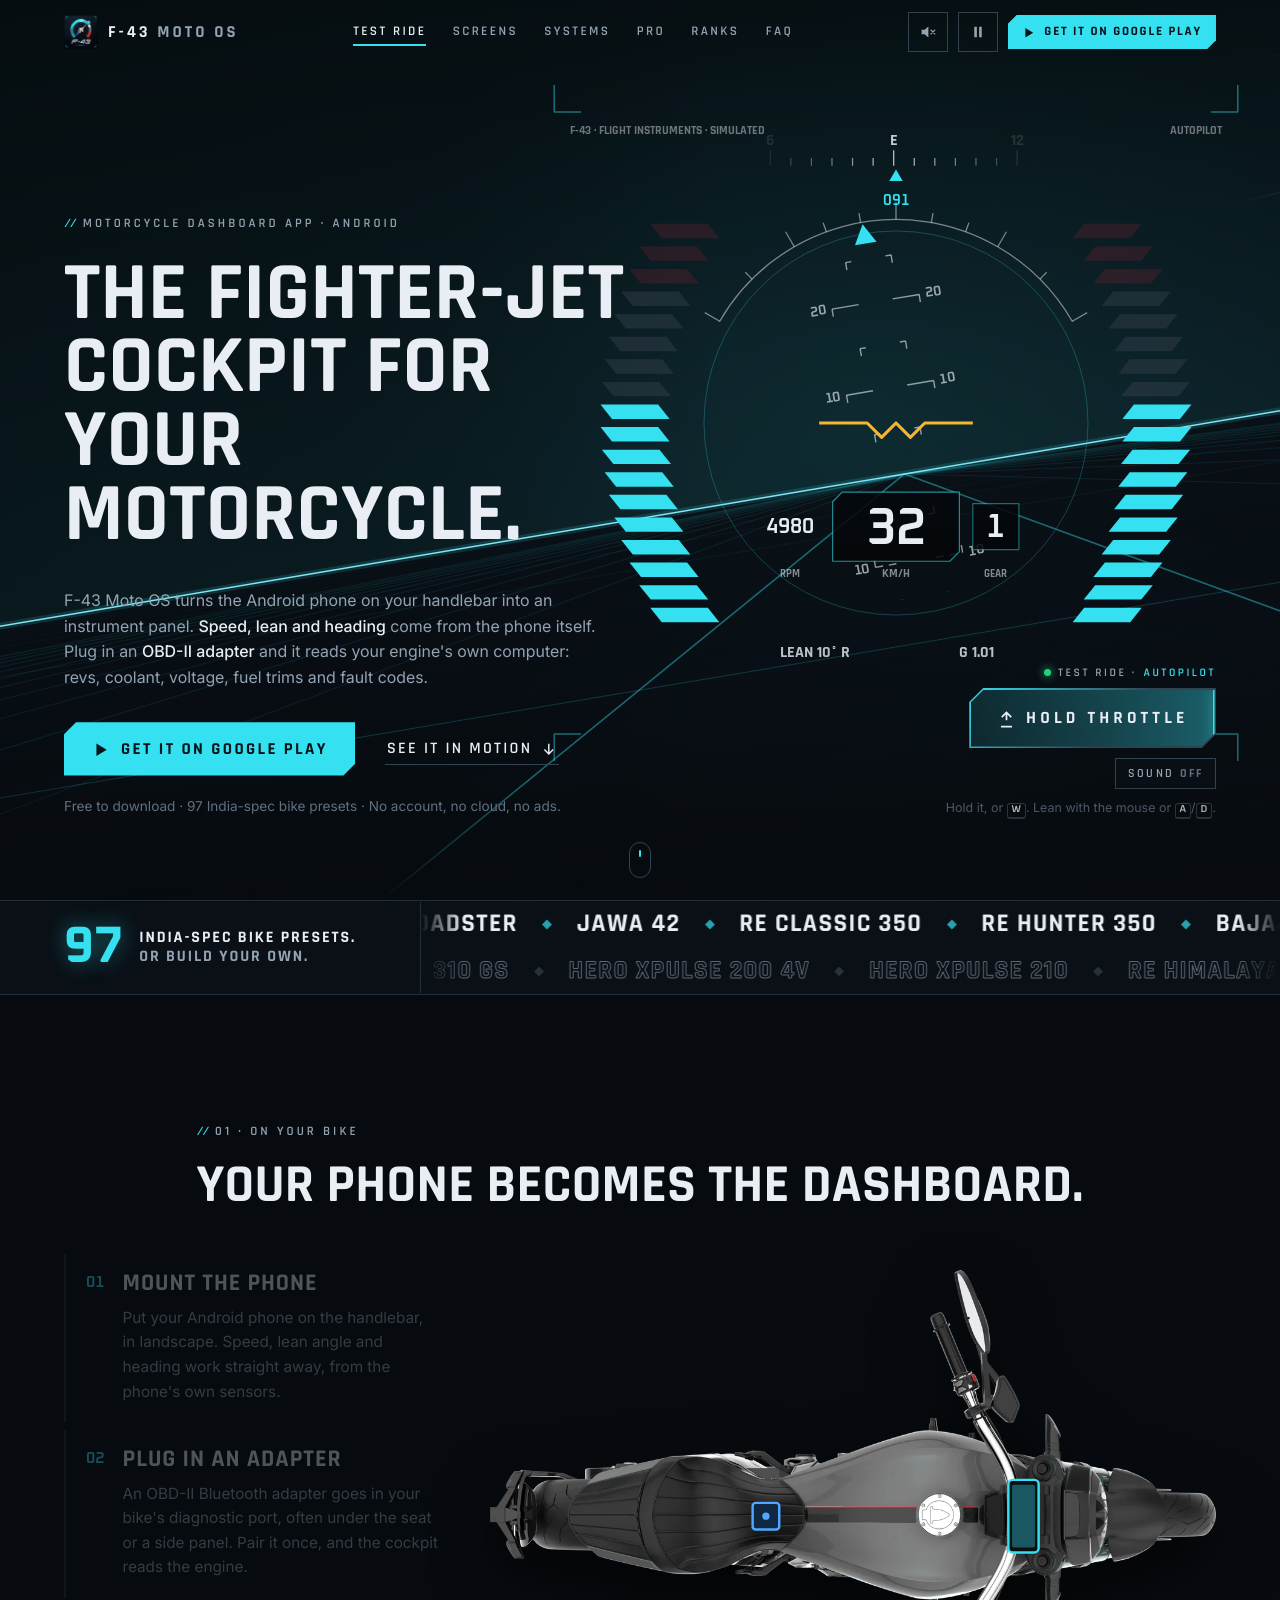
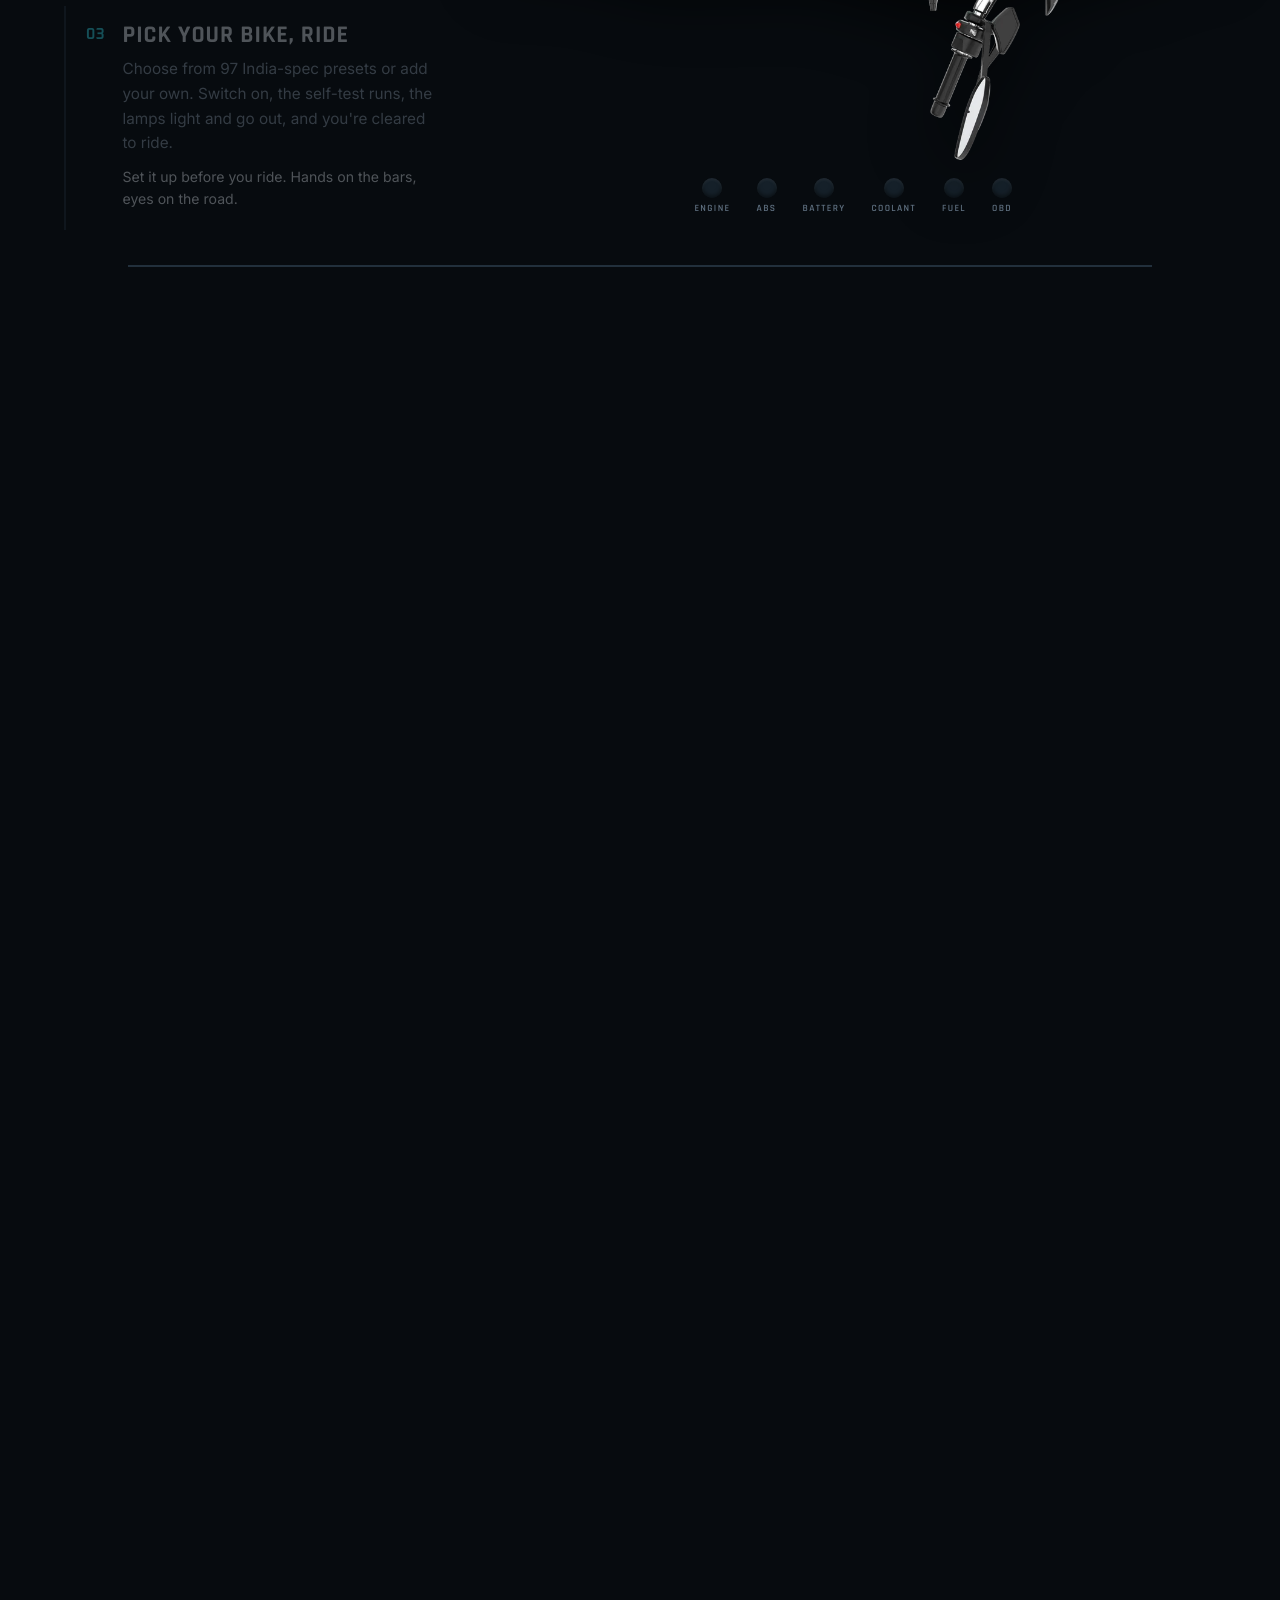
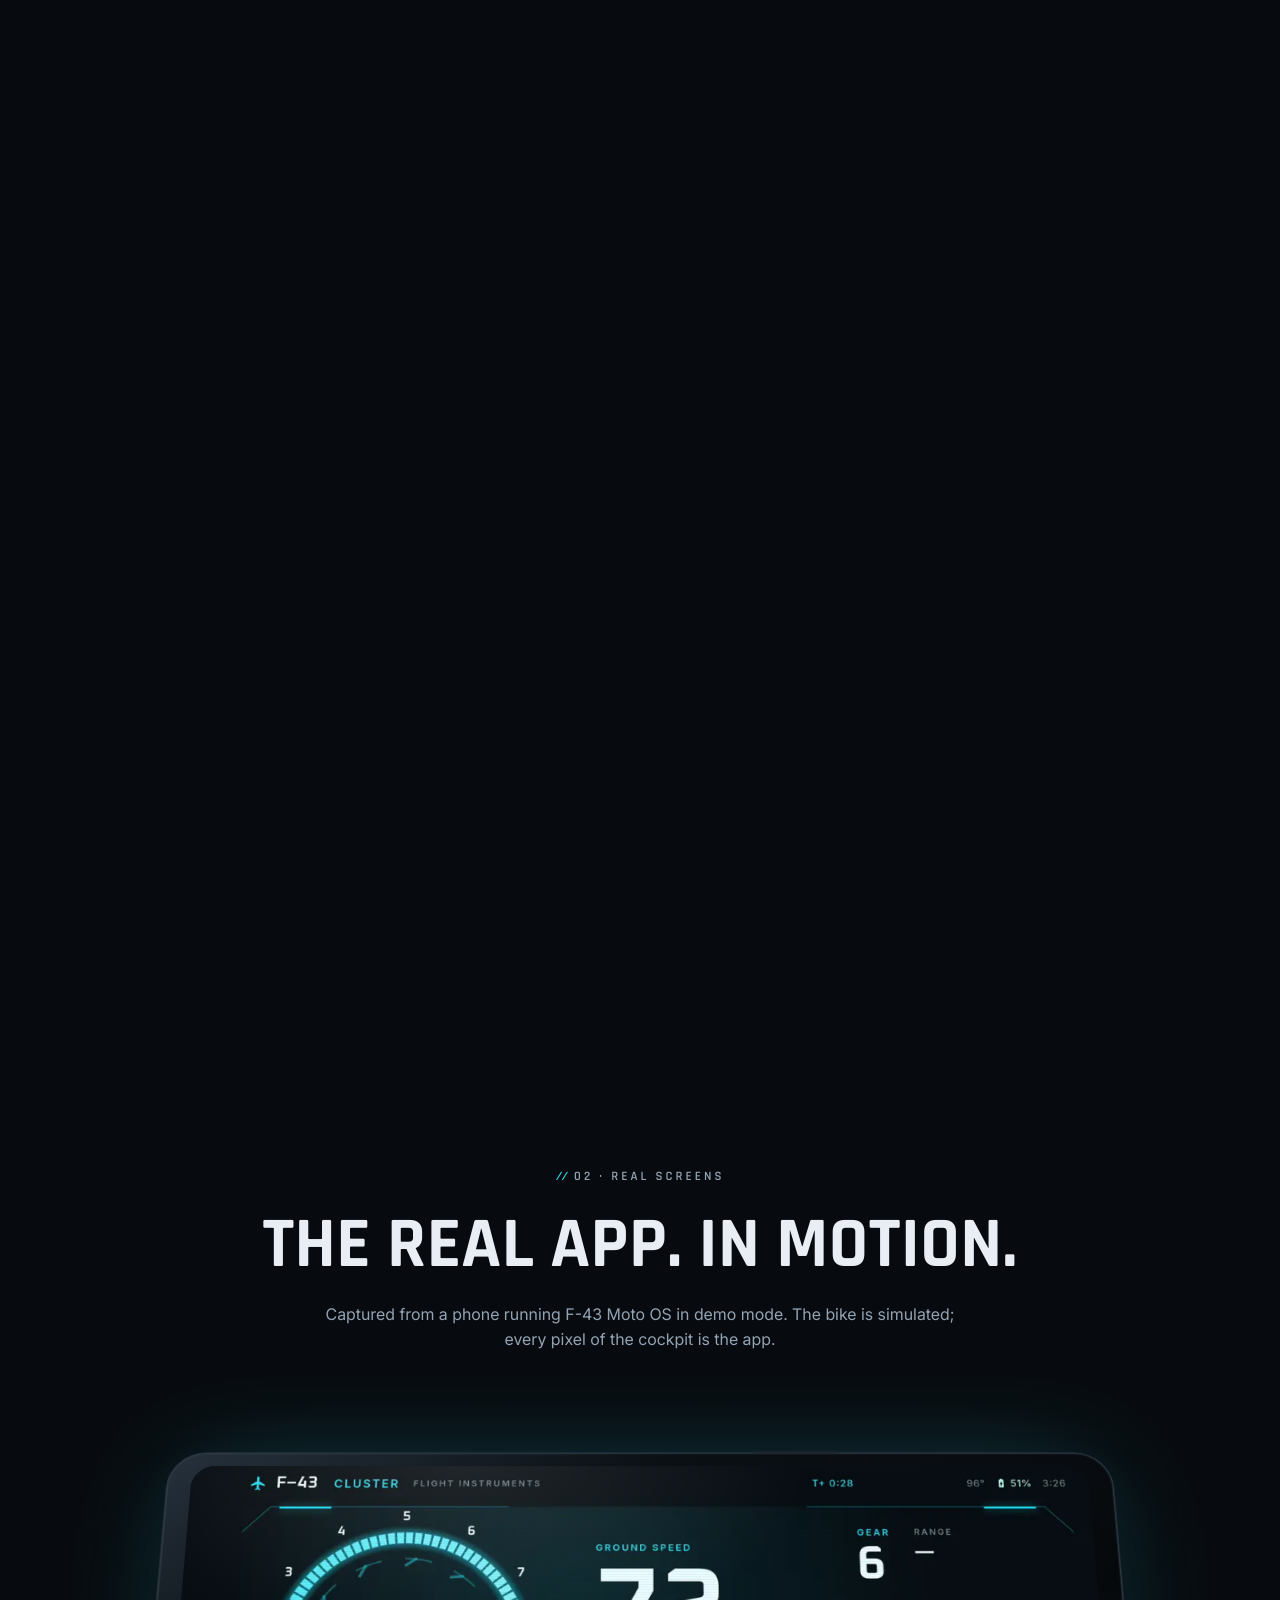
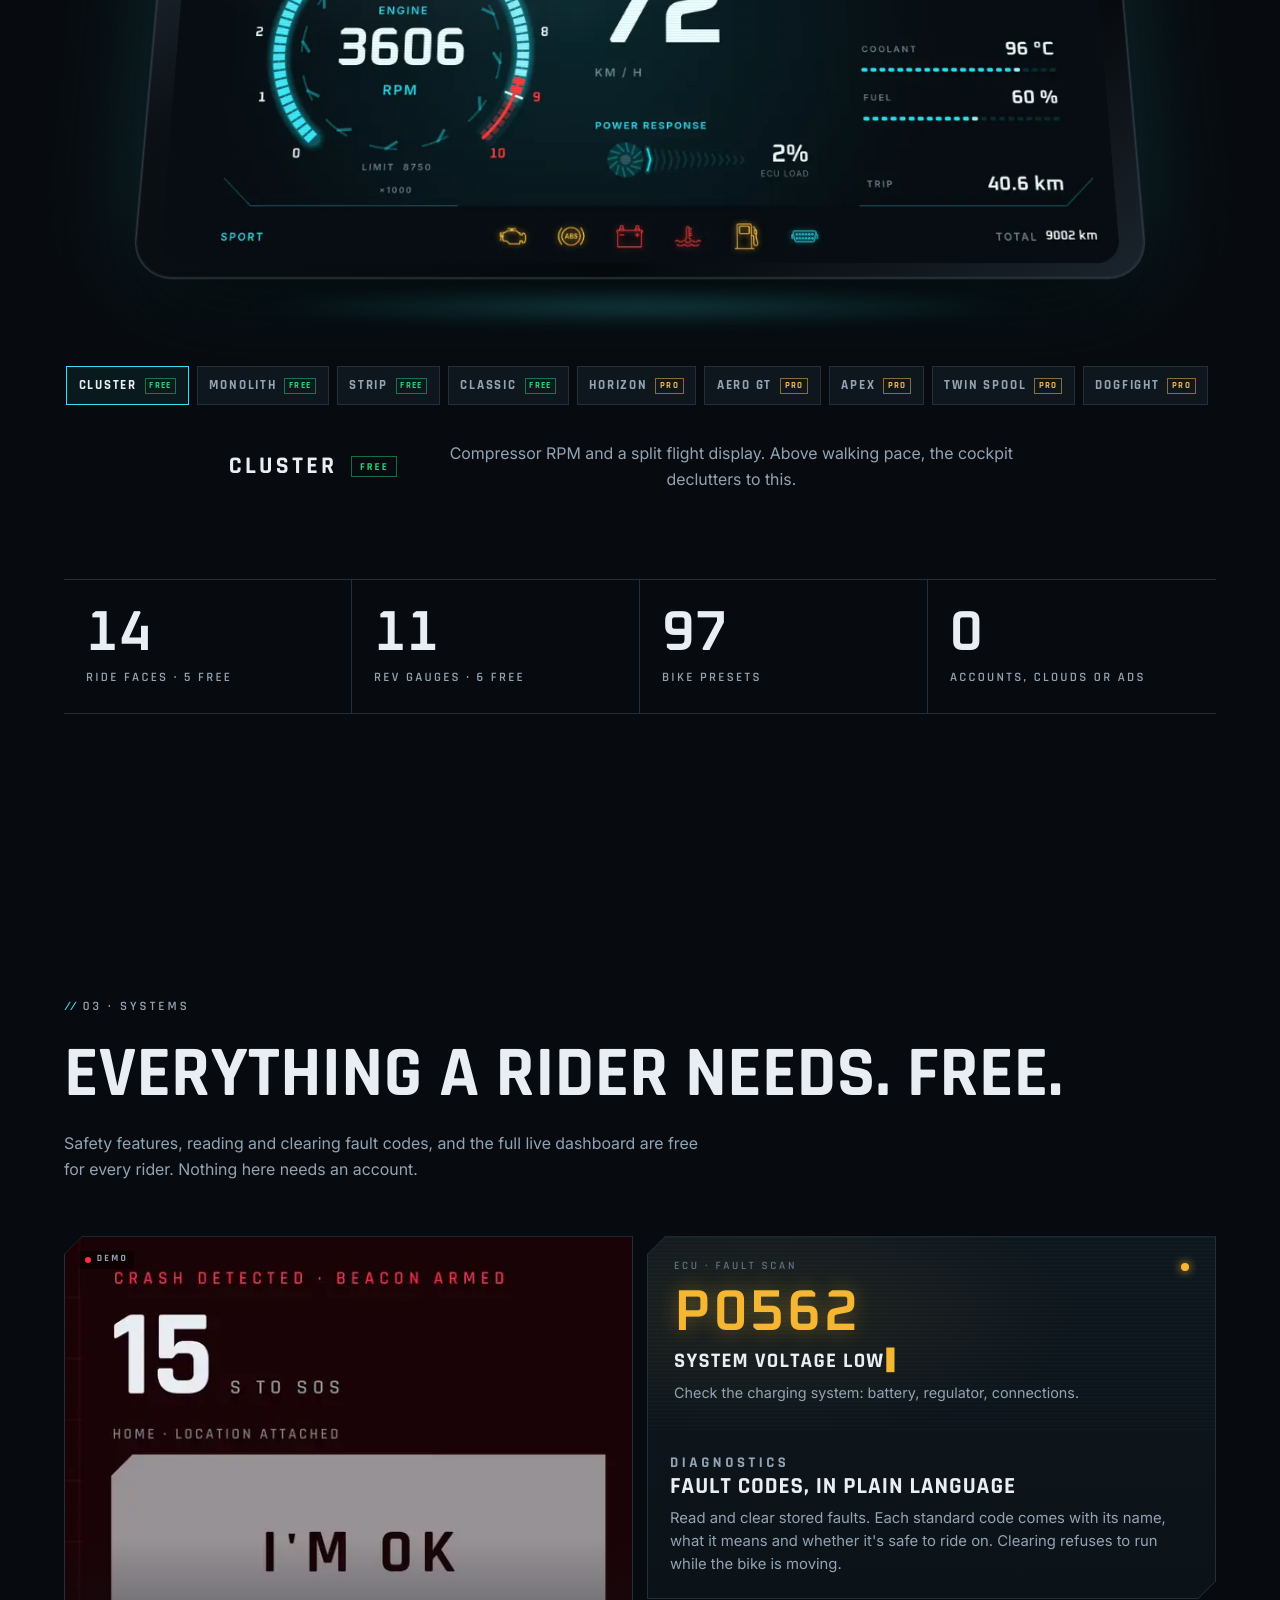
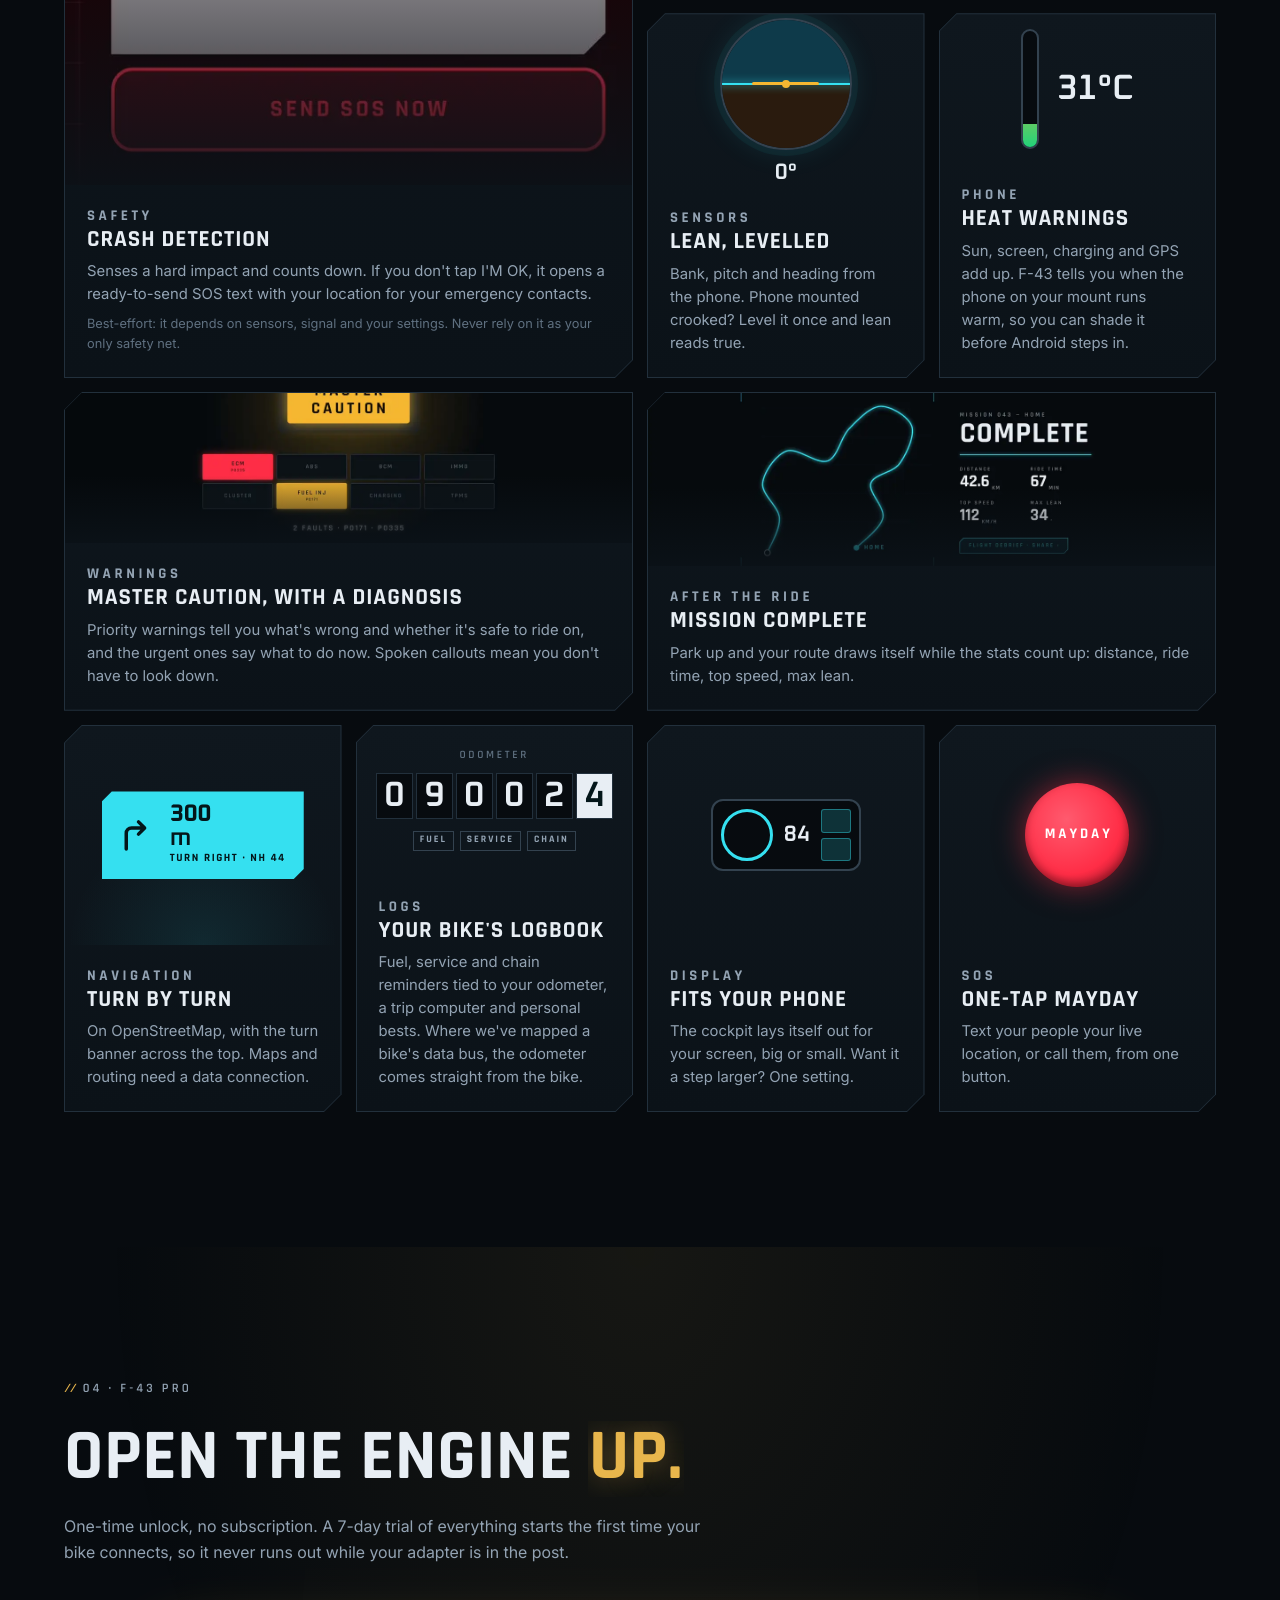
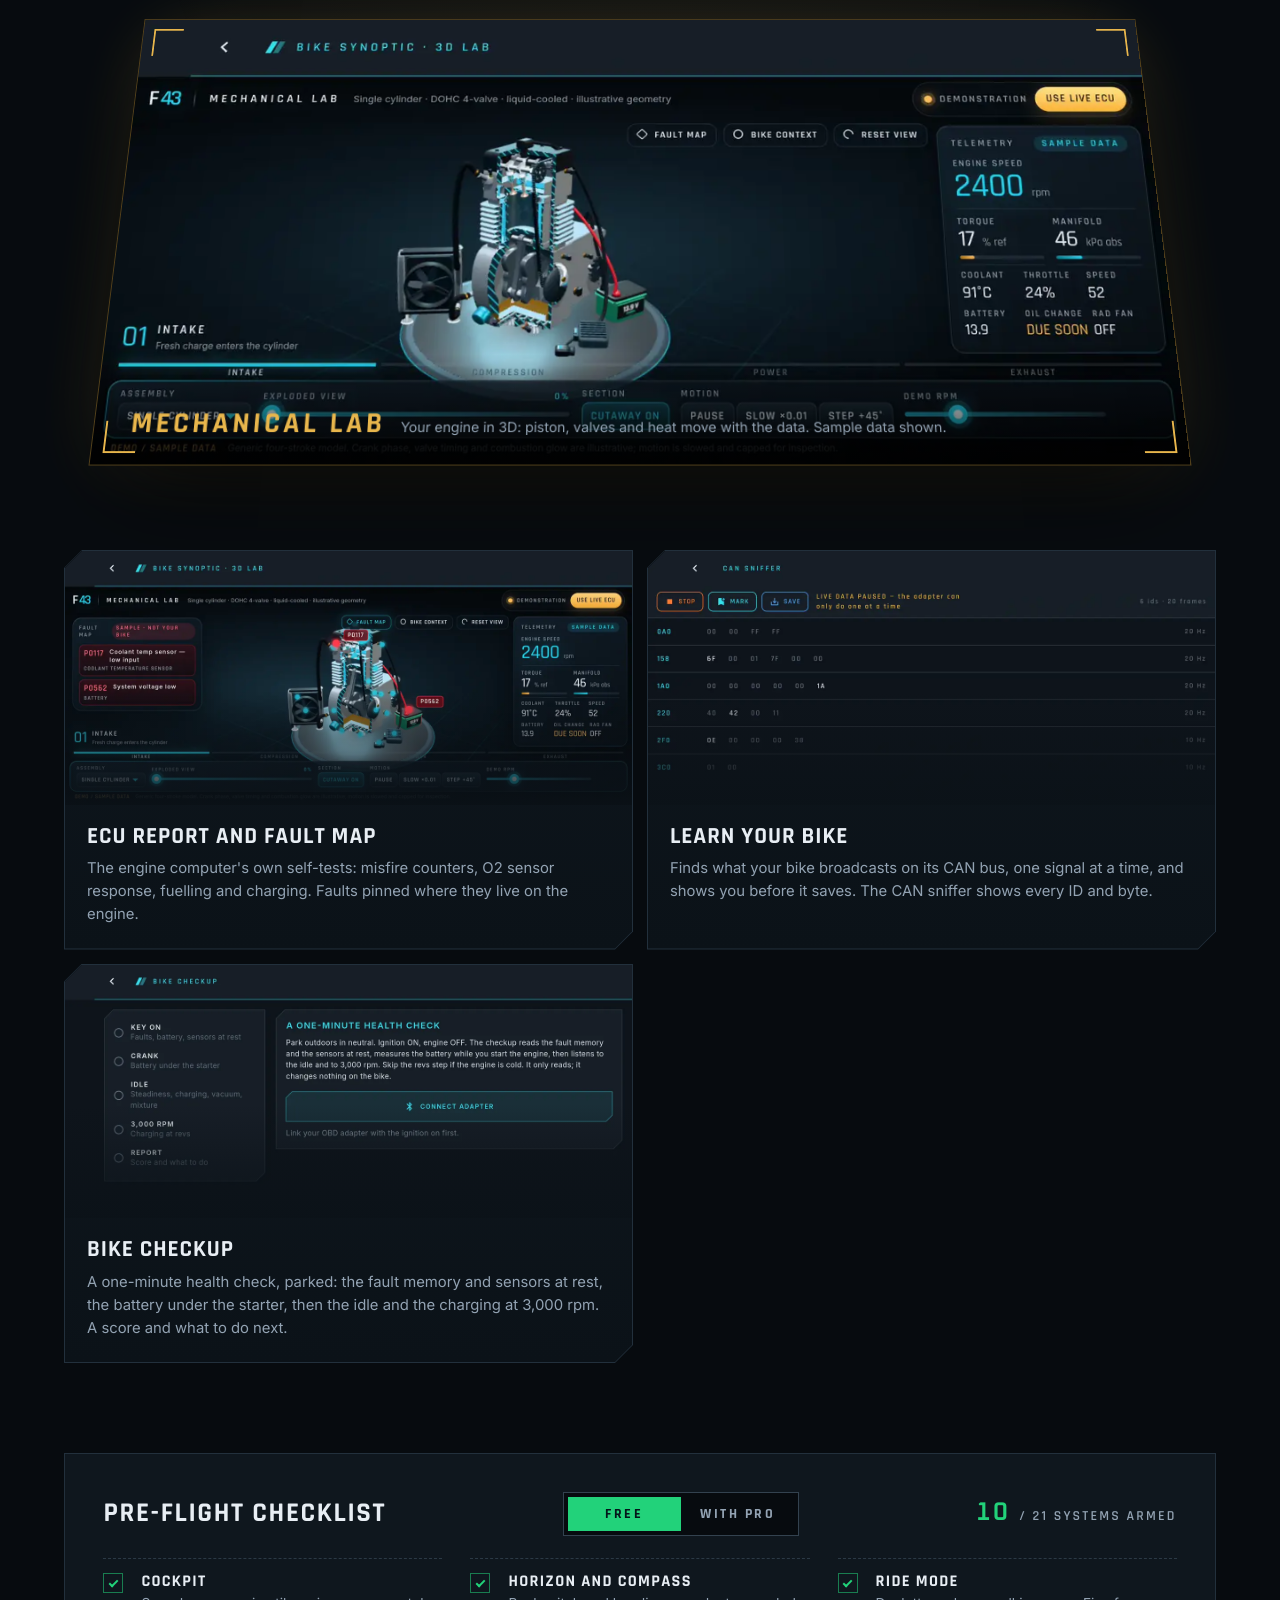
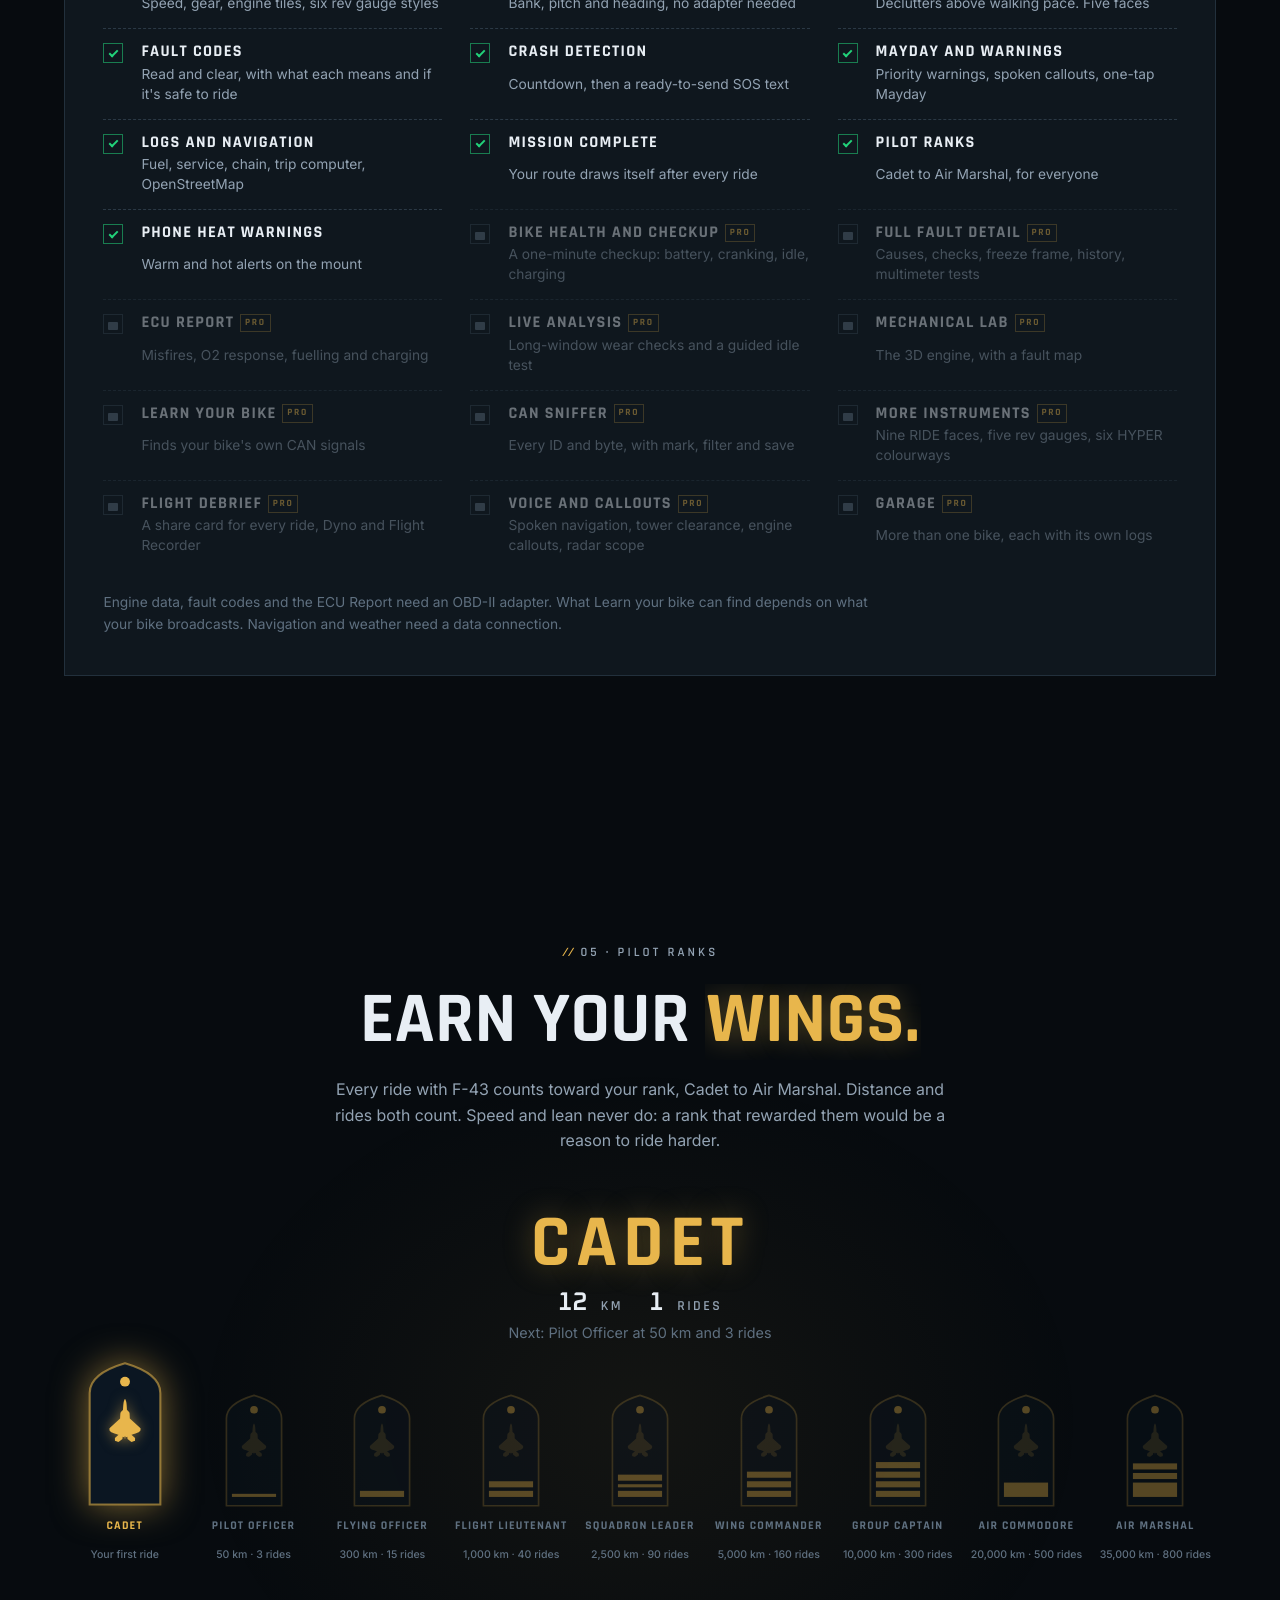
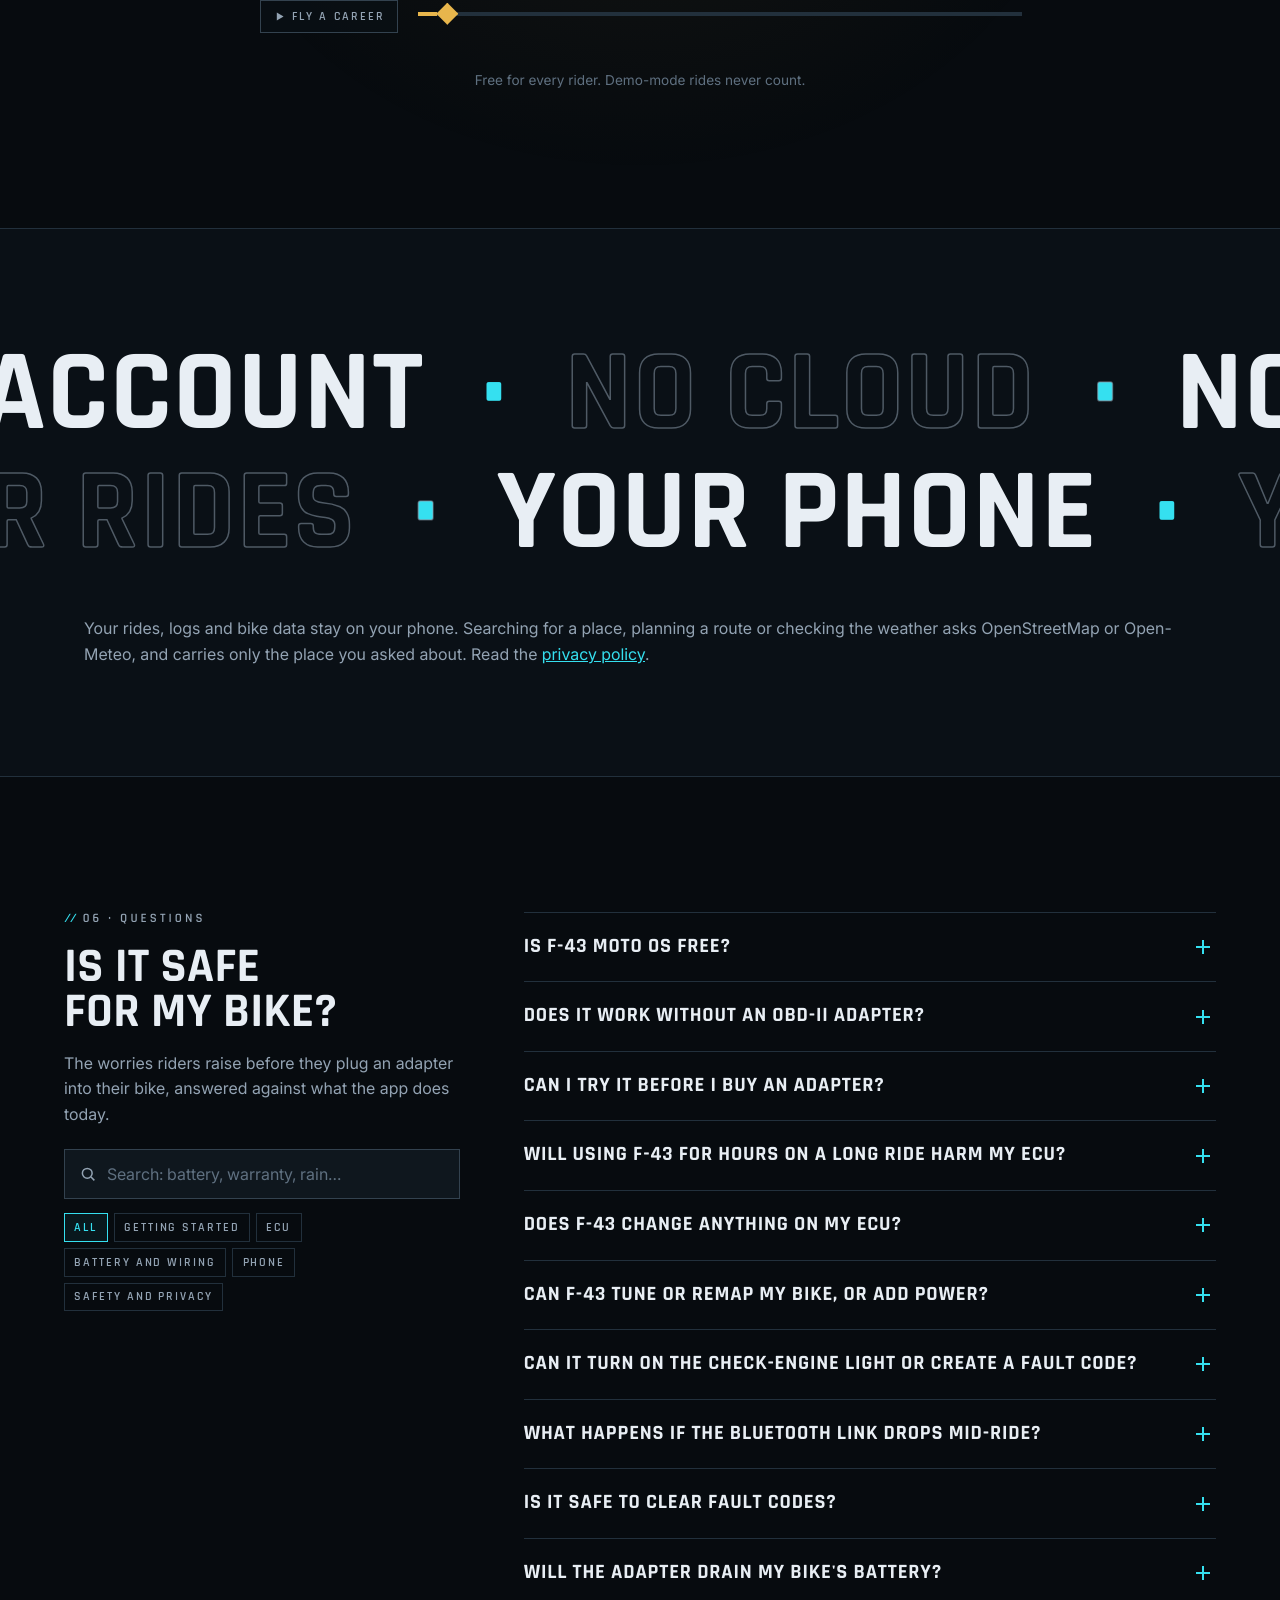
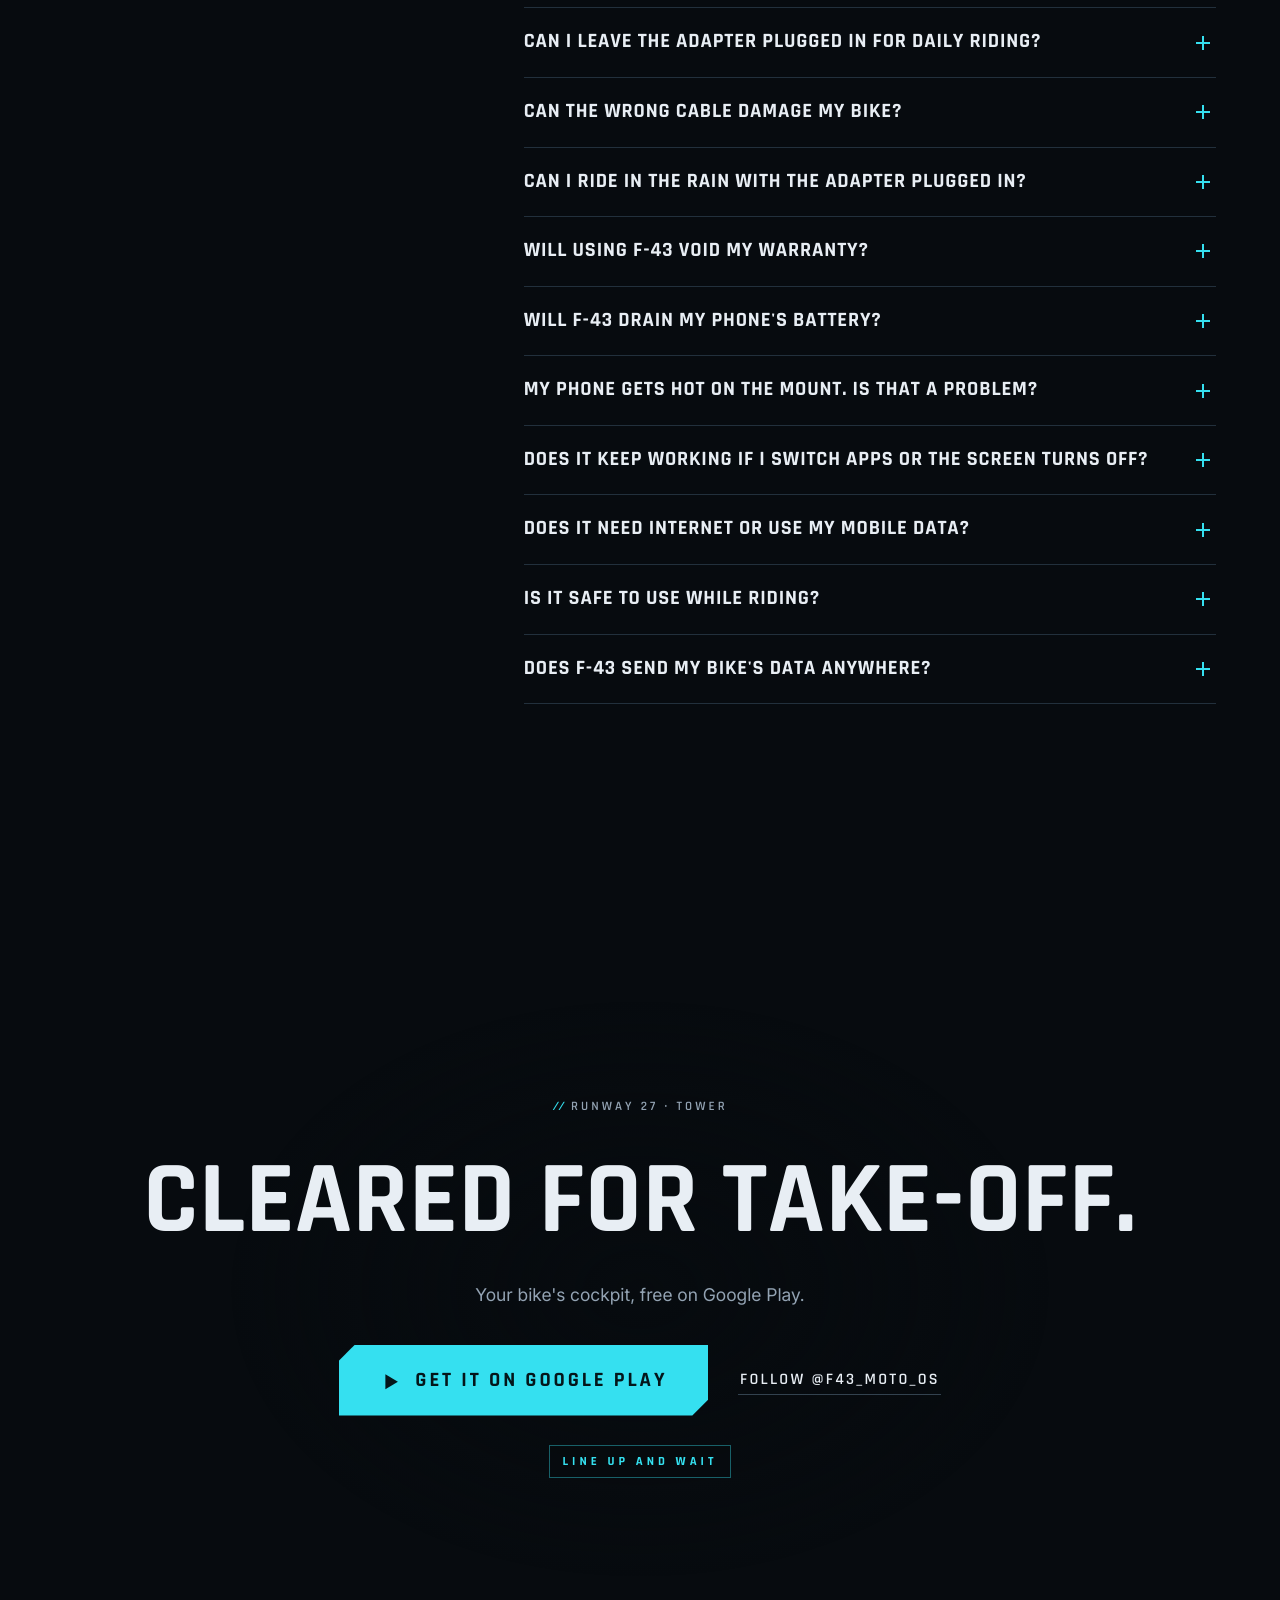
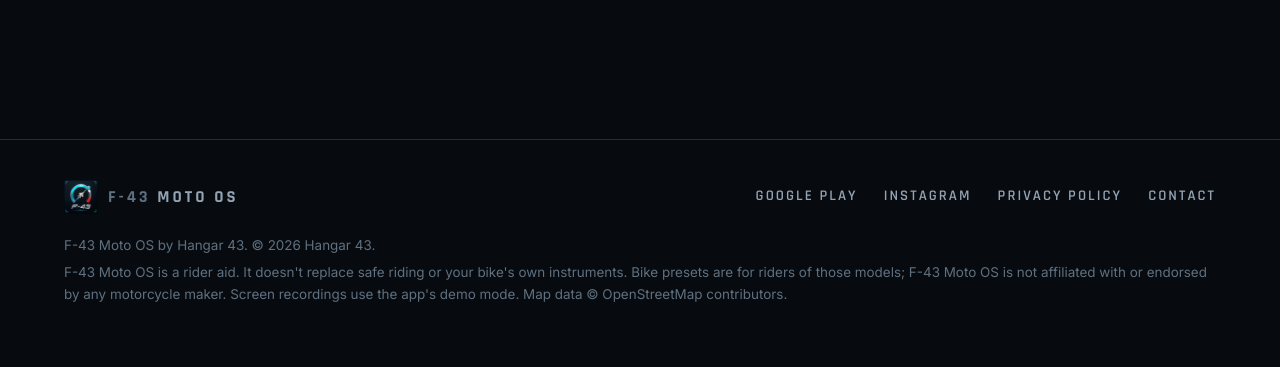
<file: index.html>
<!DOCTYPE html>
<html lang="en">
<head>
<meta charset="UTF-8">
<meta name="viewport" content="width=device-width, initial-scale=1, viewport-fit=cover">
<title>F-43 Moto OS · The fighter-jet cockpit for your motorcycle</title>
<meta name="description" content="F-43 Moto OS turns the Android phone on your handlebar into a fighter-jet cockpit. Speed, lean and heading from the phone; engine data and fault codes with an OBD-II adapter. 97 India-spec bike presets. Free on Google Play.">
<meta name="theme-color" content="#070B0F">
<link rel="canonical" href="https://f43moto.in/">
<meta property="og:type" content="website">
<meta property="og:url" content="https://f43moto.in/">
<meta property="og:title" content="F-43 Moto OS">
<meta property="og:description" content="The fighter-jet cockpit for your motorcycle. On Google Play.">
<meta property="og:image" content="https://f43moto.in/assets/og.png">
<meta property="og:image:width" content="1200">
<meta property="og:image:height" content="630">
<meta name="twitter:card" content="summary_large_image">
<link rel="icon" type="image/png" sizes="32x32" href="assets/favicon-32.png">
<link rel="icon" type="image/png" sizes="64x64" href="assets/favicon-64.png">
<link rel="apple-touch-icon" href="assets/apple-touch-icon.png">
<link rel="preload" href="assets/fonts/Rajdhani-Bold.woff2" as="font" type="font/woff2" crossorigin>
<link rel="preload" href="assets/fonts/Oxanium-Variable.woff2" as="font" type="font/woff2" crossorigin>
<link rel="preload" href="assets/fonts/Inter-Variable.woff2" as="font" type="font/woff2" crossorigin>
<script type="application/ld+json">
{"@context":"https://schema.org","@type":"MobileApplication","name":"F-43 Moto OS","operatingSystem":"Android","applicationCategory":"TravelApplication","author":{"@type":"Organization","name":"Hangar 43"},"url":"https://f43moto.in/","installUrl":"https://play.google.com/store/apps/details?id=in.nawaz.f43moto","offers":{"@type":"Offer","price":"0","priceCurrency":"INR"}}
</script>
<script>
(function(d){d.classList.add('js');try{if(!matchMedia('(prefers-reduced-motion: reduce)').matches&&!sessionStorage.getItem('f43-boot'))d.classList.add('booting')}catch(e){}
setTimeout(function(){if(!window.__f43){d.classList.remove('booting');d.classList.add('ready','fb')}},4000)})(document.documentElement);
</script>
<link rel="stylesheet" href="assets/site.css">
<script src="assets/site.js" defer></script>
</head>
<body>
<svg width="0" height="0" style="position:absolute" aria-hidden="true"><symbol id="jet" viewBox="1494.7 1315.0 258.9 353.8"><path fill-rule="evenodd" pathLength="1" d="M 1624.1 1640.0 C 1624.1 1640.0 1626.7 1638.9 1626.7 1635.6 C 1626.7 1632.4 1627.2 1621.8 1627.2 1621.8 L 1629.0 1621.9 L 1635.9 1628.0 L 1643.4 1622.5 C 1643.4 1622.5 1643.4 1638.7 1645.2 1640.7 C 1647.0 1642.6 1673.5 1664.8 1677.1 1664.8 C 1680.7 1664.8 1705.2 1657.6 1705.2 1656.0 C 1705.2 1654.5 1705.7 1634.1 1705.7 1634.1 L 1676.0 1607.8 C 1676.0 1607.8 1729.9 1590.8 1733.8 1587.6 C 1737.8 1584.3 1749.6 1575.4 1749.6 1568.9 C 1749.6 1562.4 1749.6 1553.8 1749.6 1553.8 L 1663.4 1475.1 C 1663.4 1475.1 1662.1 1437.3 1660.4 1429.6 C 1658.7 1421.9 1640.2 1407.6 1640.2 1407.6 C 1640.2 1407.6 1638.3 1359.3 1634.2 1341.4 C 1630.1 1323.6 1624.1 1319.0 1624.1 1319.0 C 1624.1 1319.0 1618.2 1323.6 1614.1 1341.4 C 1610.0 1359.3 1608.1 1407.6 1608.1 1407.6 C 1608.1 1407.6 1589.6 1421.9 1587.9 1429.6 C 1586.1 1437.3 1584.9 1475.1 1584.9 1475.1 L 1498.7 1553.8 C 1498.7 1553.8 1498.7 1562.4 1498.7 1568.9 C 1498.7 1575.4 1510.5 1584.3 1514.4 1587.6 C 1518.4 1590.8 1572.3 1607.8 1572.3 1607.8 L 1542.6 1634.1 C 1542.6 1634.1 1543.1 1654.5 1543.1 1656.0 C 1543.1 1657.6 1567.6 1664.8 1571.2 1664.8 C 1574.8 1664.8 1601.3 1642.6 1603.1 1640.7 C 1604.9 1638.7 1604.9 1622.5 1604.9 1622.5 L 1612.4 1628.0 L 1619.3 1621.9 L 1621.1 1621.8 C 1621.1 1621.8 1621.6 1632.4 1621.6 1635.6 C 1621.6 1638.9 1624.1 1640.0 1624.1 1640.0"/></symbol><symbol id="j15" viewBox="1495.5 1867.5 257.2 373.3"><path fill-rule="evenodd" d="M 1624.1 2195.8 L 1632.9 2195.8 L 1640.1 2183.4 C 1640.1 2183.4 1647.9 2236.8 1649.1 2235.7 C 1650.3 2234.7 1703.6 2223.0 1703.8 2220.6 C 1704 2218.2 1704 2189.4 1704 2189.4 C 1704 2189.4 1663.9 2161.6 1666.1 2160.3 C 1668.3 2158.9 1748.8 2137.4 1748.8 2137.4 L 1747.9 2101.9 C 1747.9 2101.9 1672.4 2057.2 1668.8 2042.9 C 1665.2 2028.7 1664.2 1992.3 1664.0 1983.9 C 1663.9 1975.5 1658.9 1968.8 1658.9 1968.8 C 1658.9 1968.8 1649.6 1979.5 1648.4 1977.4 C 1647.2 1975.4 1642.1 1957.2 1641.6 1944.1 C 1641.0 1931.1 1639.4 1905.7 1634.5 1891.1 C 1629.6 1876.6 1624.1 1871.5 1624.1 1871.5 C 1624.1 1871.5 1618.7 1876.6 1613.8 1891.1 C 1608.9 1905.7 1607.2 1931.1 1606.7 1944.1 C 1606.2 1957.2 1601.1 1975.4 1599.9 1977.4 C 1598.7 1979.5 1589.4 1968.8 1589.4 1968.8 C 1589.4 1968.8 1584.4 1975.5 1584.3 1983.9 C 1584.1 1992.3 1583.1 2028.7 1579.5 2042.9 C 1575.9 2057.2 1500.4 2101.9 1500.4 2101.9 L 1499.5 2137.4 C 1499.5 2137.4 1580.0 2158.9 1582.2 2160.3 C 1584.4 2161.6 1544.3 2189.4 1544.3 2189.4 C 1544.3 2189.4 1544.3 2218.2 1544.5 2220.6 C 1544.6 2223.0 1598.0 2234.7 1599.2 2235.7 C 1600.4 2236.8 1608.2 2183.4 1608.2 2183.4 L 1615.4 2195.8 L 1624.1 2195.8"/></symbol><symbol id="j4" viewBox="170.7 761.1 222.3 339.1"><path fill-rule="evenodd" d="M 281.8 1068.6 C 281.8 1068.6 283.6 1069.3 283.8 1068.0 C 284.1 1066.8 284.0 1055.4 284.0 1055.4 L 286.0 1055.4 C 286.0 1055.4 285.8 1068.5 288.0 1068.8 C 290.1 1069.2 301.0 1068.8 301.0 1068.8 L 308.7 1087.6 C 308.7 1087.6 338.4 1096.2 342.3 1095.0 C 346.3 1093.8 352.5 1083.8 349.5 1078.7 C 346.6 1073.6 324.7 1047.3 324.7 1047.3 L 324.5 1052.8 L 313.7 1040.3 L 314.9 1020.6 C 314.9 1020.6 346.4 1020.4 352.6 1023.1 C 358.8 1025.9 370.1 1028.9 372.9 1027.6 C 375.6 1026.2 385.7 1005.6 385.7 1005.6 C 385.7 1005.6 389.0 1001.2 380.4 992.6 C 371.8 984.0 314.7 924.3 314.7 924.3 C 314.7 924.3 313.4 908.5 311.2 903.1 C 309.0 897.7 307.9 894.0 308.0 892.0 C 308.1 890.0 308.0 871.3 308.0 871.3 L 306.4 868.3 L 306.1 860.8 C 306.1 860.8 296.4 861.4 295.7 861.4 C 295.1 861.5 292.8 863.9 292.8 864.2 C 292.8 864.5 293.1 841 292.8 808.6 C 292.5 776.2 281.8 765.1 281.8 765.1 C 281.8 765.1 271.1 776.2 270.8 808.6 C 270.5 841 270.8 864.5 270.8 864.2 C 270.8 863.9 268.6 861.5 267.9 861.4 C 267.3 861.4 257.5 860.8 257.5 860.8 L 257.3 868.3 L 255.6 871.3 C 255.6 871.3 255.5 890.0 255.6 892.0 C 255.7 894.0 254.7 897.7 252.5 903.1 C 250.2 908.5 248.9 924.3 248.9 924.3 C 248.9 924.3 191.8 984.0 183.2 992.6 C 174.7 1001.2 177.9 1005.6 177.9 1005.6 C 177.9 1005.6 188.0 1026.2 190.8 1027.6 C 193.5 1028.9 204.9 1025.9 211.0 1023.1 C 217.2 1020.4 248.8 1020.6 248.8 1020.6 L 250.0 1040.3 L 239.2 1052.8 L 239.0 1047.3 C 239.0 1047.3 217.0 1073.6 214.1 1078.7 C 211.2 1083.8 217.4 1093.8 221.3 1095.0 C 225.3 1096.2 254.9 1087.6 254.9 1087.6 L 262.7 1068.8 C 262.7 1068.8 273.6 1069.2 275.7 1068.8 C 277.8 1068.5 277.7 1055.4 277.7 1055.4 L 279.6 1055.4 C 279.6 1055.4 279.6 1066.8 279.8 1068.0 C 280.1 1069.3 281.8 1068.6 281.8 1068.6"/></symbol><symbol id="j9" viewBox="636.7 1345.2 185.1 291.7"><path fill-rule="evenodd" d="M 729.3 1632.9 C 729.3 1632.9 730.3 1631.8 730.5 1630.0 C 730.8 1628.3 731.6 1626.9 732.2 1626.7 C 732.9 1626.5 736.1 1627.6 736.4 1627.1 C 736.7 1626.5 738.9 1619.6 738.9 1619.6 C 738.9 1619.6 750.6 1622.8 752.9 1623.1 C 755.2 1623.4 777.5 1624.7 779.2 1622.3 C 780.9 1619.9 781.2 1604.5 781.2 1604.5 C 781.2 1604.5 749.3 1575.1 749.3 1574.0 C 749.3 1572.9 749.3 1556.1 749.3 1556.1 L 811.3 1556.1 C 811.3 1556.1 813.1 1557.1 813.3 1558.5 C 813.4 1559.9 814.1 1560.8 815.4 1561.1 C 816.8 1561.5 817.4 1561.1 817.4 1560.3 C 817.4 1559.5 817.8 1511.8 817.4 1511.8 C 817.1 1511.8 815.8 1507.8 814.8 1511.0 C 813.9 1514.1 814.0 1531.1 814.0 1531.1 C 814.0 1531.1 811.1 1530.5 810.1 1529.6 C 809.2 1528.7 755.6 1481.0 755.6 1481.0 C 755.6 1481.0 756.2 1469.1 751.9 1459.2 C 747.5 1449.2 745.9 1441.5 745.2 1438.1 C 744.5 1434.6 739.9 1384.2 736.5 1366.7 C 733.1 1349.2 729.3 1350.9 729.3 1350.9 C 729.3 1350.9 725.4 1349.2 722.0 1366.7 C 718.6 1384.2 714.0 1434.6 713.4 1438.1 C 712.7 1441.5 711.0 1449.2 706.7 1459.2 C 702.3 1469.1 703.0 1481.0 703.0 1481.0 C 703.0 1481.0 649.3 1528.7 648.4 1529.6 C 647.4 1530.5 644.5 1531.1 644.5 1531.1 C 644.5 1531.1 644.7 1514.1 643.7 1511.0 C 642.8 1507.8 641.5 1511.8 641.1 1511.8 C 640.7 1511.8 641.1 1559.5 641.1 1560.3 C 641.1 1561.1 641.8 1561.5 643.1 1561.1 C 644.4 1560.8 645.1 1559.9 645.3 1558.5 C 645.4 1557.1 647.2 1556.1 647.2 1556.1 L 709.2 1556.1 C 709.2 1556.1 709.2 1572.9 709.2 1574.0 C 709.2 1575.1 677.3 1604.5 677.3 1604.5 C 677.3 1604.5 677.6 1619.9 679.4 1622.3 C 681.1 1624.7 703.3 1623.4 705.6 1623.1 C 708.0 1622.8 719.7 1619.6 719.7 1619.6 C 719.7 1619.6 721.8 1626.5 722.1 1627.1 C 722.4 1627.6 725.7 1626.5 726.3 1626.7 C 727.0 1626.9 727.8 1628.3 728.0 1630.0 C 728.3 1631.8 729.3 1632.9 729.3 1632.9"/></symbol></svg>
<a class="skip" href="#main">Skip to content</a>

<!-- power-on self-test, once per visit -->
<div class="boot" id="boot" aria-hidden="true">
  <div class="boot-half t"></div><div class="boot-half b"></div>
  <div class="boot-core">
    <svg class="boot-mark" viewBox="0 0 100 100"><use href="#jet"/></svg>
    <p class="boot-title">F-43 Moto OS</p>
    <ol class="boot-log">
      <li style="--i:0">Built-in test<b>Run</b></li>
      <li style="--i:1">IMU · GPS<b>OK</b></li>
      <li style="--i:2">ECU link<b>OK</b></li>
      <li style="--i:3">Warning lamps<b>OK</b></li>
    </ol>
    <p class="boot-go">Cleared</p>
  </div>
  <p class="boot-skip">Tap to skip</p>
</div>

<header class="bar" id="bar">
  <a class="brand" href="#top" aria-label="F-43 Moto OS, back to top"><img src="assets/badge-320.webp" alt="" width="34" height="34"><span>F-43 <em>Moto OS</em></span></a>
  <nav class="nav" aria-label="Sections">
    <a href="#ride">Test ride</a><a href="#screens">Screens</a><a href="#systems">Systems</a><a href="#pro">Pro</a><a href="#ranks">Ranks</a><a href="#faq">FAQ</a>
  </nav>
  <div class="bar-r">
    <button type="button" class="icon-btn" id="sfx" aria-pressed="false" title="Sound off">
      <svg viewBox="0 0 24 24" aria-hidden="true"><path d="M3.5 9h4l5-4.2v14.4l-5-4.2h-4z"/><path class="i-wave" d="M15.8 8.6a4.8 4.8 0 0 1 0 6.8M18.4 6a8.4 8.4 0 0 1 0 12"/><path class="i-x" d="M16 9.5l5 5M21 9.5l-5 5"/></svg>
      <span class="sr" id="sfxLbl">Turn sound on</span>
    </button>
    <button type="button" class="icon-btn" id="motion" aria-pressed="false" title="Pause motion">
      <svg viewBox="0 0 24 24" aria-hidden="true"><path class="i-pause" d="M7 5h3.5v14H7zM13.5 5H17v14h-3.5z"/><path class="i-play" d="M7 4.5v15L19.5 12z"/></svg>
      <span class="sr" id="motionLbl">Pause motion</span>
    </button>
    <a class="play cham sm" href="https://play.google.com/store/apps/details?id=in.nawaz.f43moto&amp;referrer=utm_source%3Dwebsite%26utm_medium%3Dheader" data-magnet>
      <svg viewBox="0 0 24 24" aria-hidden="true"><path fill="currentColor" d="M6 3.5v17L20 12z"/></svg><span><span class="long">Get it on </span>Google Play</span>
    </a>
    <button type="button" class="icon-btn menu-btn" id="menuBtn" aria-expanded="false" aria-controls="menu">
      <svg viewBox="0 0 24 24" aria-hidden="true"><path d="M3 7h18M3 12h18M3 17h12"/></svg><span class="sr">Menu</span>
    </button>
  </div>
  <i class="bar-prog" id="prog" aria-hidden="true"></i>
</header>
<div class="menu" id="menu" hidden>
  <nav aria-label="Menu">
    <a href="#ride" style="--i:0"><small>01</small>Test ride</a>
    <a href="#screens" style="--i:1"><small>02</small>Screens</a>
    <a href="#systems" style="--i:2"><small>03</small>Systems</a>
    <a href="#pro" style="--i:3"><small>04</small>F-43 Pro</a>
    <a href="#ranks" style="--i:4"><small>05</small>Pilot ranks</a>
    <a href="#faq" style="--i:5"><small>06</small>FAQ</a>
  </nav>
</div>

<!-- flight instruments that ride along the page edges on wide screens -->
<div class="rail l" id="railL" aria-hidden="true">
  <span class="rail-lbl">SPD</span><div class="rail-tape" id="spdTape"></div><span class="rail-val" id="spdVal">000</span>
</div>
<div class="rail r" id="railR" aria-hidden="true">
  <span class="rail-lbl">ALT</span>
  <div class="rail-tape marks" id="railMarks"><i class="rail-cur" id="railCur"></i></div>
  <span class="rail-val" id="altVal">00000</span>
</div>
<div class="reticle" id="reticle" aria-hidden="true"><i></i><i></i><i></i><i></i><b></b></div>

<main id="main">
<span id="top"></span>

<!-- ═════════ 01 · hero: a cockpit you can ride ═════════ -->
<section class="hero" id="ride" aria-labelledby="h1">
  <div class="flyby" aria-hidden="true">
    <div class="fj w1"><span class="flame"></span><svg viewBox="0 0 100 100"><use href="#j15"/></svg></div>
    <div class="fj"><span class="flame"></span><svg viewBox="0 0 100 100"><use href="#jet"/></svg></div>
    <div class="fj w2"><span class="flame"></span><svg viewBox="0 0 100 100"><use href="#j4"/></svg></div>
  </div>
  <div class="hud-wrap" id="hudWrap">
    <canvas class="hud" id="hud" aria-hidden="true"></canvas>
    <div class="ctl" role="group" aria-label="Test ride controls">
      <p class="ctl-tag"><i class="dot"></i>Test ride · <span id="hudMode">Autopilot</span></p>
      <button type="button" class="throttle" id="throttle" aria-describedby="ctlHint" data-lock>
        <span class="thr-in"><span class="thr-fill" id="thrFill"></span><span class="thr-lbl"><svg viewBox="0 0 24 24" aria-hidden="true"><path d="M12 3v10M6 9l6-6 6 6M5 21h14"/></svg>Hold throttle</span></span>
      </button>
      <div class="ctl-row">
        <button type="button" class="chip-btn" id="tilt" hidden>Tilt phone to lean</button>
        <button type="button" class="chip-btn" id="sound" aria-pressed="false"><span>Sound</span> <b>Off</b></button>
      </div>
      <p class="ctl-hint" id="ctlHint"><span class="k-mouse">Hold it, or <kbd>W</kbd>. Lean with the mouse or <kbd>A</kbd>/<kbd>D</kbd>.</span><span class="k-touch">Hold the button to ride. Drag across the cockpit to lean.</span></p>
    </div>
  </div>
  <div class="hero-copy">
    <p class="tag" data-scramble><span class="tk">//</span>Motorcycle dashboard app · Android</p>
    <h1 id="h1" class="split">The <span class="nw">fighter-jet</span> cockpit for your motorcycle.</h1>
    <p class="lede rise" style="--d:.25s">F-43 Moto OS turns the Android phone on your handlebar into an instrument panel. <strong>Speed, lean and heading</strong> come from the phone itself. Plug in an <strong>OBD-II adapter</strong> and it reads your engine's own computer: revs, coolant, voltage, fuel trims and fault codes.</p>
    <div class="ctas rise" style="--d:.35s">
      <a class="play cham" href="https://play.google.com/store/apps/details?id=in.nawaz.f43moto&amp;referrer=utm_source%3Dwebsite%26utm_medium%3Dhero" data-magnet>
        <svg viewBox="0 0 24 24" aria-hidden="true"><path fill="currentColor" d="M6 3.5v17L20 12z"/></svg>Get it on Google Play
      </a>
      <a class="ghost" href="#screens">See it in motion<svg viewBox="0 0 24 24" aria-hidden="true"><path d="M12 5v14M6 13l6 6 6-6"/></svg></a>
    </div>
    <p class="fine rise" style="--d:.45s">Free to download · 97 India-spec bike presets · No account, no cloud, no ads.</p>
  </div>
  <a class="scroll-cue" href="#setup" aria-label="Scroll to how it works"><i></i></a>
</section>

<!-- ═════════ bike presets ticker ═════════ -->
<section class="ticker" aria-labelledby="tk-h">
  <div class="tk-head">
    <b class="tk-num" data-count="97">97</b>
    <p id="tk-h">India-spec bike presets.<br><span>Or build your own.</span></p>
  </div>
  <div class="tk-rows" aria-hidden="true">
    <div class="tk-row" data-dir="-1"><div class="tk-track"><span>Yezdi Roadster</span><span>Jawa 42</span><span>RE Classic 350</span><span>RE Hunter 350</span><span>Bajaj Pulsar NS200</span><span>TVS Apache RTR 160 4V</span><span>TVS Apache RR 310</span><span>Hero Xpulse 200</span><span>KTM 200 Duke</span><span>KTM 390 Duke</span><span>Yamaha R15 V4</span><span>Yamaha MT-15</span><span>Suzuki Gixxer 250</span><span>Harley-Davidson X440</span><span>Triumph Speed 400</span><span>Triumph Scrambler 400 X</span><span>Kawasaki Ninja 400</span><span>Kawasaki Z500</span><span>RE Meteor 350</span><span>RE Bullet 350</span><span>RE Himalayan 450</span><span>RE Scram 411</span><span>RE Interceptor 650</span><span>RE Continental GT 650</span><span>RE Super Meteor 650</span><span>Honda Hornet 2.0</span><span>Honda CB300R</span><span>Honda CB350RS</span><span>Hero Xtreme 160R</span><span>Hero Karizma XMR</span><span>Hero Mavrick 440</span><span>TVS Apache RTR 200 4V</span><span>TVS Ronin 225</span><span>TVS Raider 125</span><span>Bajaj Pulsar N160</span><span>Bajaj Pulsar N250</span><span>Bajaj Pulsar NS160</span><span>Bajaj Dominar 400</span><span>Yamaha FZ-S FI</span><span>Yamaha FZ25</span><span>Yamaha MT-03</span><span>Yamaha R3</span><span>Suzuki Gixxer 155</span><span>Suzuki V-Strom SX 250</span><span>KTM 250 Duke</span></div></div>
    <div class="tk-row o" data-dir="1"><div class="tk-track"><span>KTM RC 390</span><span>KTM 390 Adventure</span><span>Yezdi Scrambler</span><span>Yezdi Adventure</span><span>Jawa Perak</span><span>Kawasaki W175</span><span>BMW G 310 R</span><span>BMW G 310 GS</span><span>Hero Xpulse 200 4V</span><span>Hero Xpulse 210</span><span>RE Himalayan 411</span><span>RE Scram 440</span><span>RE Bear 650</span><span>KTM 250 Adventure</span><span>Honda CB200X</span><span>Honda NX500</span><span>Bajaj Dominar 250</span><span>Kawasaki Versys 650</span><span>Suzuki V-Strom 800DE</span><span>Hero Splendor Plus</span><span>Hero Xtreme 125R</span><span>Hero Xtreme 250R</span><span>Honda Shine 125</span><span>Honda SP 125</span><span>Honda Unicorn</span><span>Honda SP160</span><span>Honda CB300F</span><span>Bajaj Pulsar 125</span><span>Bajaj Pulsar 150</span><span>Bajaj Pulsar 220F</span><span>Bajaj Pulsar RS200</span><span>Bajaj Pulsar NS400Z</span><span>Bajaj Avenger Cruise 220</span><span>TVS Apache RTR 310</span><span>Yamaha FZ-X</span><span>Suzuki Gixxer SF 250</span><span>RE Guerrilla 450</span><span>RE Shotgun 650</span><span>RE Classic 650</span><span>Jawa 350</span><span>Triumph Speed T4</span><span>Kawasaki Ninja 300</span><span>Kawasaki Z650</span><span>Your own bike</span></div></div>
  </div>
</section>

<!-- ═════════ how it works, pinned on wide screens ═════════ -->
<section class="setup" id="setup" aria-labelledby="setup-h">
  <div class="setup-pin">
    <div class="sec-head" data-reveal>
      <p class="tag" data-scramble><span class="tk">//</span>01 · On your bike</p>
      <h2 id="setup-h" class="split">Your phone becomes the dashboard.</h2>
    </div>
    <div class="setup-grid">
      <ol class="steps" id="steps">
        <li data-n="1"><span class="st-n">01</span><div><h3>Mount the phone</h3><p>Put your Android phone on the handlebar, in landscape. Speed, lean angle and heading work straight away, from the phone's own sensors.</p></div></li>
        <li data-n="2"><span class="st-n">02</span><div><h3>Plug in an adapter</h3><p>An OBD-II Bluetooth adapter goes in your bike's diagnostic port, often under the seat or a side panel. Pair it once, and the cockpit reads the engine.</p></div></li>
        <li data-n="3"><span class="st-n">03</span><div><h3>Pick your bike, ride</h3><p>Choose from 97 India-spec presets or add your own. Switch on, the self-test runs, the lamps light and go out, and you're cleared to ride.</p><p class="note">Set it up before you ride. Hands on the bars, eyes on the road.</p></div></li>
      </ol>
      <figure class="bikefig" id="bikefig" data-step="0">
        <img src="assets/bike-top-1200.webp" srcset="assets/bike-top-480.webp 480w, assets/bike-top-1200.webp 1200w" sizes="(min-width:960px) 60vw, 92vw" width="1200" height="810" alt="A motorcycle seen from above, with a phone on the handlebar and an OBD-II adapter in the diagnostic port under the seat." loading="lazy" decoding="async">
        <svg class="bf-over" viewBox="0 0 1200 810" aria-hidden="true">
          <defs><radialGradient id="bfglow"><stop offset="0" stop-color="#35E0F0" stop-opacity=".55"/><stop offset="1" stop-color="#35E0F0" stop-opacity="0"/></radialGradient>
            <radialGradient id="bfglow2"><stop offset="0" stop-color="#4FA8FF" stop-opacity=".6"/><stop offset="1" stop-color="#4FA8FF" stop-opacity="0"/></radialGradient></defs>
          <g class="bf-phone"><circle cx="882" cy="405" r="120" fill="url(#bfglow)" class="halo"/><circle cx="882" cy="405" r="70" class="ring"/><rect x="857" y="345" width="50" height="120" rx="7" class="dev"/><rect x="863" y="353" width="38" height="104" rx="3" class="scr"/></g>
          <g class="bf-obd"><circle cx="456" cy="405" r="100" fill="url(#bfglow2)" class="halo"/><circle cx="456" cy="405" r="56" class="ring"/><rect x="434" y="383" width="44" height="44" rx="5" class="dev"/><circle cx="456" cy="405" r="6" class="led"/></g>
          <path id="bfarc" class="bf-arc" pathLength="1" d="M456 380 Q669 40 882 340"/>
          <g class="bf-pk"><circle r="7"><animateMotion dur="1.4s" repeatCount="indefinite" path="M456 380 Q669 40 882 340"/></circle><circle r="7"><animateMotion dur="1.4s" begin=".47s" repeatCount="indefinite" path="M456 380 Q669 40 882 340"/></circle><circle r="7"><animateMotion dur="1.4s" begin=".94s" repeatCount="indefinite" path="M456 380 Q669 40 882 340"/></circle></g>
        </svg>
        <figcaption>
          <span class="chip c1"><b>1</b>Phone on the handlebar</span>
          <span class="chip c2"><b>2</b>OBD-II adapter, in the diagnostic port</span>
          <span class="chip c3"><b>3</b>Bluetooth link · ECU data</span>
        </figcaption>
        <ul class="lamps" aria-hidden="true">
          <li data-c="amber" style="--n:0"><i></i><span>Engine</span></li>
          <li data-c="amber" style="--n:1"><i></i><span>ABS</span></li>
          <li data-c="red" style="--n:2"><i></i><span>Battery</span></li>
          <li data-c="red" style="--n:3"><i></i><span>Coolant</span></li>
          <li data-c="amber" style="--n:4"><i></i><span>Fuel</span></li>
          <li data-c="blue" style="--n:5"><i></i><span>OBD</span></li>
        </ul>
        <p class="cleared" aria-hidden="true">Cleared to ride</p>
      </figure>
    </div>
    <div class="setup-prog" aria-hidden="true"><i id="setupFill"></i></div>
  </div>
</section>

<!-- ═════════ 02 · real screens, in motion ═════════ -->
<section class="sec screens" id="screens" aria-labelledby="screens-h">
  <div class="sec-head center" data-reveal>
    <p class="tag" data-scramble><span class="tk">//</span>02 · Real screens</p>
    <h2 id="screens-h" class="split">The real app. In motion.</h2>
    <p>Captured from a phone running F-43 Moto OS in demo mode. The bike is simulated; every pixel of the cockpit is the app.</p>
  </div>
  <div class="device-stage" id="deviceStage">
    <div class="device" id="device">
      <div class="device-screen" id="screen">
        <video id="faceVid" muted playsinline loop preload="none" poster="assets/video/cluster.webp" aria-label="Screen recording of the selected RIDE face"></video>
        <span class="scan" aria-hidden="true"></span><span class="glare" aria-hidden="true"></span>
      </div>
      <span class="cam" aria-hidden="true"></span><span class="hw a" aria-hidden="true"></span><span class="hw b" aria-hidden="true"></span>
    </div>
    <div class="device-shadow" aria-hidden="true"></div>
  </div>
  <div class="face-ui">
    <div class="faces" role="tablist" aria-label="RIDE faces" id="faces">
      <button type="button" role="tab" aria-selected="true" data-v="cluster" data-t="free" data-d="Compressor RPM and a split flight display. Above walking pace, the cockpit declutters to this.">Cluster<em>Free</em><i></i></button>
      <button type="button" role="tab" aria-selected="false" data-v="monolith" data-t="free" data-d="An angular rev shield around the revs, for maximum clarity at a glance.">Monolith<em>Free</em><i></i></button>
      <button type="button" role="tab" aria-selected="false" data-v="strip" data-t="free" data-d="A wide rev ribbon across the top with twin digital readouts.">Strip<em>Free</em><i></i></button>
      <button type="button" role="tab" aria-selected="false" data-v="classic" data-t="free" data-d="An open-ring HUD with precise rev tracking.">Classic<em>Free</em><i></i></button>
      <button type="button" role="tab" aria-selected="false" data-v="horizon" data-t="pro" data-d="A fighter HUD: rolling horizon, speed tape and rev tape. Warnings still reach you.">Horizon<em>Pro</em><i></i></button>
      <button type="button" role="tab" aria-selected="false" data-v="aerogt" data-t="pro" data-d="A turbine iris around the revs, with a split power instrument.">Aero GT<em>Pro</em><i></i></button>
      <button type="button" role="tab" aria-selected="false" data-v="apex" data-t="pro" data-d="A swept-wing rev band across the top and ground speed in the middle, for the open road.">Apex<em>Pro</em><i></i></button>
      <button type="button" role="tab" aria-selected="false" data-v="twinspool" data-t="pro" data-d="A jet rev ring with the full flight data stack beside it.">Twin Spool<em>Pro</em><i></i></button>
      <button type="button" role="tab" aria-selected="false" data-v="dogfight" data-t="pro" data-d="Twin needle dials, speed and revs, with the engine data between them.">Dogfight<em>Pro</em><i></i></button>
      <button type="button" role="tab" aria-selected="false" data-v="bank" data-t="pro" data-d="A lean arc with your deepest lean each way, a G plot, and race-style gear and revs.">Bank Angle<em>Pro</em><i></i></button>
      <button type="button" role="tab" aria-selected="false" data-v="stealth" data-t="pro" data-d="Night blackout: speed, gear and a rev line on black. The rest wakes only when something needs you.">Stealth<em>Pro</em><i></i></button>
      <button type="button" role="tab" aria-selected="false" data-v="tourer" data-t="pro" data-d="Heading, trip, range and arrival time. On a route it shows the next turn, and whether your range reaches the end.">Tourer<em>Pro</em><i></i></button>
      <button type="button" role="tab" aria-selected="false" data-v="roadbook" data-t="pro" data-d="A rally trip meter you can nudge with + and −, a leg counter, heading and speed.">Roadbook<em>Pro</em><i></i></button>
      <button type="button" role="tab" aria-selected="false" data-v="collection" data-t="all" data-d="Fourteen RIDE faces in all. BLADES, CLUSTER, MONOLITH, STRIP and CLASSIC are free; the other nine come with Pro.">All fourteen<em>14</em><i></i></button>
    </div>
    <div class="face-cap" aria-live="polite"><b id="faceName">Cluster</b><span class="pill free" id="facePill">Free</span><p id="faceDesc">Compressor RPM and a split flight display. Above walking pace, the cockpit declutters to this.</p></div>
  </div>
  <ul class="stats" data-reveal>
    <li><b data-count="14">14</b><span>RIDE faces · 5 free</span></li>
    <li><b data-count="11">11</b><span>Rev gauges · 6 free</span></li>
    <li><b data-count="97">97</b><span>Bike presets</span></li>
    <li><b>0</b><span>Accounts, clouds or ads</span></li>
  </ul>
</section>

<!-- ═════════ 03 · systems, all free ═════════ -->
<section class="sec systems" id="systems" aria-labelledby="sys-h">
  <div class="sec-head" data-reveal>
    <p class="tag" data-scramble><span class="tk">//</span>03 · Systems</p>
    <h2 id="sys-h" class="split">Everything a rider needs. Free.</h2>
    <p>Safety features, reading and clearing fault codes, and the full live dashboard are free for every rider. Nothing here needs an account.</p>
  </div>
  <div class="bento">
    <article class="card span2 row2" data-reveal data-glow>
      <div class="ci">
        <div class="media vid" style="--op:100%"><video muted playsinline loop preload="none" poster="assets/video/crash.webp" data-src="assets/video/crash.mp4" aria-hidden="true"></video><span class="rec">Demo</span></div>
        <div class="txt"><p class="kicker red">Safety</p><h3>Crash detection</h3><p>Senses a hard impact and counts down. If you don't tap I'M OK, it opens a ready-to-send SOS text with your location for your emergency contacts.</p><p class="small">Best-effort: it depends on sensors, signal and your settings. Never rely on it as your only safety net.</p></div>
      </div>
    </article>
    <article class="card span2" data-reveal data-glow>
      <div class="ci">
        <div class="media term" id="term" aria-hidden="true">
          <p class="t-head"><span>ECU · Fault scan</span><span class="t-led"></span></p>
          <p class="t-code" id="tCode">P0562</p>
          <p class="t-txt" id="tTxt">System voltage low</p>
          <p class="t-fix" id="tFix">Check the charging system: battery, regulator, connections.</p>
        </div>
        <div class="txt"><p class="kicker">Diagnostics</p><h3>Fault codes, in plain language</h3><p>Read and clear stored faults. Each standard code comes with its name, what it means and whether it's safe to ride on. Clearing refuses to run while the bike is moving.</p></div>
      </div>
    </article>
    <article class="card" data-reveal data-glow>
      <div class="ci">
        <div class="media att" aria-hidden="true">
          <div class="att-ball"><div class="att-disc"></div><span class="att-w"></span></div>
          <p class="att-read"><span class="att-n"></span>°</p>
          <p class="att-lvl">Levelled</p>
        </div>
        <div class="txt"><p class="kicker">Sensors</p><h3>Lean, levelled</h3><p>Bank, pitch and heading from the phone. Phone mounted crooked? Level it once and lean reads true.</p></div>
      </div>
    </article>
    <article class="card" data-reveal data-glow>
      <div class="ci">
        <div class="media heat" aria-hidden="true">
          <div class="therm"><i></i></div>
          <p class="heat-read"><span class="heat-n"></span>°C</p>
          <p class="toast"><b>Phone hot</b>Shade it from the sun</p>
        </div>
        <div class="txt"><p class="kicker amber">Phone</p><h3>Heat warnings</h3><p>Sun, screen, charging and GPS add up. F-43 tells you when the phone on your mount runs warm, so you can shade it before Android steps in.</p></div>
      </div>
    </article>
    <article class="card span2" data-reveal data-glow>
      <div class="ci">
        <div class="media vid"><video muted playsinline loop preload="none" poster="assets/video/caution.webp" data-src="assets/video/caution.mp4" aria-hidden="true"></video></div>
        <div class="txt"><p class="kicker amber">Warnings</p><h3>Master caution, with a diagnosis</h3><p>Priority warnings tell you what's wrong and whether it's safe to ride on, and the urgent ones say what to do now. Spoken callouts mean you don't have to look down.</p></div>
      </div>
    </article>
    <article class="card span2" data-reveal data-glow>
      <div class="ci">
        <div class="media vid"><video muted playsinline loop preload="none" poster="assets/video/mission.webp" data-src="assets/video/mission.mp4" aria-hidden="true"></video></div>
        <div class="txt"><p class="kicker">After the ride</p><h3>Mission Complete</h3><p>Park up and your route draws itself while the stats count up: distance, ride time, top speed, max lean.</p></div>
      </div>
    </article>
    <article class="card" data-reveal data-glow>
      <div class="ci">
        <div class="media nav" aria-hidden="true">
          <div class="nav-card"><svg viewBox="0 0 48 48"><path d="M14 40V22a6 6 0 0 1 6-6h14M28 9l7 7-7 7"/></svg><p><b class="nav-n"></b> m<span>Turn right · NH 44</span></p></div>
          <div class="nav-road"><i></i></div>
        </div>
        <div class="txt"><p class="kicker">Navigation</p><h3>Turn by turn</h3><p>On OpenStreetMap, with the turn banner across the top. Maps and routing need a data connection.</p></div>
      </div>
    </article>
    <article class="card" data-reveal data-glow>
      <div class="ci">
        <div class="media odo" aria-hidden="true">
          <p class="odo-lbl">Odometer</p>
          <p class="odo-d" id="odo"></p>
          <ul class="odo-chips"><li>Fuel</li><li>Service</li><li>Chain</li></ul>
        </div>
        <div class="txt"><p class="kicker">Logs</p><h3>Your bike's logbook</h3><p>Fuel, service and chain reminders tied to your odometer, a trip computer and personal bests. Where we've mapped a bike's data bus, the odometer comes straight from the bike.</p></div>
      </div>
    </article>
    <article class="card" data-reveal data-glow>
      <div class="ci">
        <div class="media fit" aria-hidden="true">
          <div class="fit-phone"><i class="f1"></i><i class="f2"></i><i class="f3"></i><i class="f4"></i></div>
        </div>
        <div class="txt"><p class="kicker">Display</p><h3>Fits your phone</h3><p>The cockpit lays itself out for your screen, big or small. Want it a step larger? One setting.</p></div>
      </div>
    </article>
    <article class="card" data-reveal data-glow>
      <div class="ci">
        <div class="media mayday" aria-hidden="true"><span class="md-btn">Mayday</span><i></i><i></i><i></i></div>
        <div class="txt"><p class="kicker red">SOS</p><h3>One-tap Mayday</h3><p>Text your people your live location, or call them, from one button.</p></div>
      </div>
    </article>
  </div>
</section>

<!-- ═════════ 04 · F-43 Pro ═════════ -->
<section class="sec pro" id="pro" aria-labelledby="pro-h">
  <div class="sec-head" data-reveal>
    <p class="tag gold" data-scramble><span class="tk">//</span>04 · F-43 Pro</p>
    <h2 id="pro-h" class="split">Open the engine up.</h2>
    <p>One-time unlock, no subscription. A 7-day trial of everything starts the first time your bike connects, so it never runs out while your adapter is in the post.</p>
  </div>
  <div class="lab" id="lab">
    <div class="lab-frame">
      <video muted playsinline loop preload="none" poster="assets/video/mechlab.webp" data-src="assets/video/mechlab.mp4" aria-label="Mechanical Lab: a 3D engine turning over, then shown in an exploded view."></video>
      <span class="lb a" aria-hidden="true"></span><span class="lb b" aria-hidden="true"></span><span class="lb c" aria-hidden="true"></span><span class="lb d" aria-hidden="true"></span>
      <p class="lab-cap"><b>Mechanical Lab</b><span>Your engine in 3D: piston, valves and heat move with the data. Sample data shown.</span></p>
    </div>
  </div>
  <div class="pro-row">
    <article class="pcard" data-reveal data-glow>
      <div class="ci">
        <div class="media vid"><video muted playsinline loop preload="none" poster="assets/video/faultmap.webp" data-src="assets/video/faultmap.mp4" aria-hidden="true"></video></div>
        <div class="txt"><h3>ECU Report and fault map</h3><p>The engine computer's own self-tests: misfire counters, O2 sensor response, fuelling and charging. Faults pinned where they live on the engine.</p></div>
      </div>
    </article>
    <article class="pcard" data-reveal data-glow>
      <div class="ci">
        <div class="media vid"><video muted playsinline loop preload="none" poster="assets/video/sniffer.webp" data-src="assets/video/sniffer.mp4" aria-hidden="true"></video></div>
        <div class="txt"><h3>Learn your bike</h3><p>Finds what your bike broadcasts on its CAN bus, one signal at a time, and shows you before it saves. The CAN sniffer shows every ID and byte.</p></div>
      </div>
    </article>
    <article class="pcard" data-reveal data-glow>
      <div class="ci">
        <div class="media vid"><video muted playsinline preload="none" poster="assets/video/checkup.webp" aria-hidden="true"></video></div>
        <div class="txt"><h3>Bike Checkup</h3><p>A one-minute health check, parked: the fault memory and sensors at rest, the battery under the starter, then the idle and the charging at 3,000 rpm. A score and what to do next.</p></div>
      </div>
    </article>
  </div>

  <div class="compare" id="compare" data-mode="free" data-reveal>
    <div class="cmp-top">
      <h3 class="cmp-h">Pre-flight checklist</h3>
      <div class="seg" role="radiogroup" aria-label="Show what's included">
        <button type="button" role="radio" aria-checked="true" data-mode="free">Free</button>
        <button type="button" role="radio" aria-checked="false" data-mode="pro">With Pro</button>
        <i class="seg-thumb" aria-hidden="true"></i>
      </div>
      <p class="cmp-count" aria-live="polite"><b id="cmpN">10</b> / 21 systems armed</p>
    </div>
    <ul class="cmp-list">
      <li data-t="free"><i class="ic"></i><b>Cockpit</b><span>Speed, gear, engine tiles, six rev gauge styles</span></li>
      <li data-t="free"><i class="ic"></i><b>Horizon and compass</b><span>Bank, pitch and heading, no adapter needed</span></li>
      <li data-t="free"><i class="ic"></i><b>RIDE mode</b><span>Declutters above walking pace. Five faces</span></li>
      <li data-t="free"><i class="ic"></i><b>Fault codes</b><span>Read and clear, with what each means and if it's safe to ride</span></li>
      <li data-t="free"><i class="ic"></i><b>Crash detection</b><span>Countdown, then a ready-to-send SOS text</span></li>
      <li data-t="free"><i class="ic"></i><b>Mayday and warnings</b><span>Priority warnings, spoken callouts, one-tap Mayday</span></li>
      <li data-t="free"><i class="ic"></i><b>Logs and navigation</b><span>Fuel, service, chain, trip computer, OpenStreetMap</span></li>
      <li data-t="free"><i class="ic"></i><b>Mission Complete</b><span>Your route draws itself after every ride</span></li>
      <li data-t="free"><i class="ic"></i><b>Pilot ranks</b><span>Cadet to Air Marshal, for everyone</span></li>
      <li data-t="free"><i class="ic"></i><b>Phone heat warnings</b><span>Warm and hot alerts on the mount</span></li>
      <li data-t="pro"><i class="ic"></i><b>Bike Health and Checkup</b><span>A one-minute checkup: battery, cranking, idle, charging</span></li>
      <li data-t="pro"><i class="ic"></i><b>Full fault detail</b><span>Causes, checks, freeze frame, history, multimeter tests</span></li>
      <li data-t="pro"><i class="ic"></i><b>ECU Report</b><span>Misfires, O2 response, fuelling and charging</span></li>
      <li data-t="pro"><i class="ic"></i><b>Live Analysis</b><span>Long-window wear checks and a guided idle test</span></li>
      <li data-t="pro"><i class="ic"></i><b>Mechanical Lab</b><span>The 3D engine, with a fault map</span></li>
      <li data-t="pro"><i class="ic"></i><b>Learn your bike</b><span>Finds your bike's own CAN signals</span></li>
      <li data-t="pro"><i class="ic"></i><b>CAN sniffer</b><span>Every ID and byte, with mark, filter and save</span></li>
      <li data-t="pro"><i class="ic"></i><b>More instruments</b><span>Nine RIDE faces, five rev gauges, six HYPER colourways</span></li>
      <li data-t="pro"><i class="ic"></i><b>Flight Debrief</b><span>A share card for every ride, Dyno and Flight Recorder</span></li>
      <li data-t="pro"><i class="ic"></i><b>Voice and callouts</b><span>Spoken navigation, tower clearance, engine callouts, radar scope</span></li>
      <li data-t="pro"><i class="ic"></i><b>Garage</b><span>More than one bike, each with its own logs</span></li>
    </ul>
    <p class="terms">Engine data, fault codes and the ECU Report need an OBD-II adapter. What Learn your bike can find depends on what your bike broadcasts. Navigation and weather need a data connection.</p>
  </div>
</section>

<!-- ═════════ 05 · pilot ranks ═════════ -->
<section class="sec ranks" id="ranks" aria-labelledby="ranks-h">
  <div class="sec-head center" data-reveal>
    <p class="tag gold" data-scramble><span class="tk">//</span>05 · Pilot ranks</p>
    <h2 id="ranks-h" class="split">Earn your wings.</h2>
    <p>Every ride with F-43 counts toward your rank, Cadet to Air Marshal. Distance and rides both count. Speed and lean never do: a rank that rewarded them would be a reason to ride harder.</p>
  </div>
  <div class="rank-stage" id="rankStage">
    <div class="rank-read">
      <p class="rank-promo" id="rankPromo" aria-hidden="true">Promoted</p>
      <p class="rank-now" id="rankNow" aria-live="polite">Cadet</p>
      <p class="rank-stats"><span><b id="rkKm">0</b> km</span><span><b id="rkRides">0</b> rides</span></p>
      <p class="rank-next" id="rankNext">Next: Pilot Officer at 50 km and 3 rides</p>
    </div>
    <ol class="boards" id="boards">
      <li data-km="0" data-r="0" data-ins="0,0,0" data-short="CDT">Cadet<small>Your first ride</small></li>
      <li data-km="50" data-r="3" data-ins="0,1,0" data-short="PLT OFF">Pilot Officer<small>50 km · 3 rides</small></li>
      <li data-km="300" data-r="15" data-ins="1,0,0" data-short="FG OFF">Flying Officer<small>300 km · 15 rides</small></li>
      <li data-km="1000" data-r="40" data-ins="2,0,0" data-short="FLT LT">Flight Lieutenant<small>1,000 km · 40 rides</small></li>
      <li data-km="2500" data-r="90" data-ins="2,1,0" data-short="SQN LDR">Squadron Leader<small>2,500 km · 90 rides</small></li>
      <li data-km="5000" data-r="160" data-ins="3,0,0" data-short="WG CDR">Wing Commander<small>5,000 km · 160 rides</small></li>
      <li data-km="10000" data-r="300" data-ins="4,0,0" data-short="GP CAPT">Group Captain<small>10,000 km · 300 rides</small></li>
      <li data-km="20000" data-r="500" data-ins="0,0,1" data-short="AIR CDRE">Air Commodore<small>20,000 km · 500 rides</small></li>
      <li data-km="35000" data-r="800" data-ins="2,0,1" data-short="AIR MSHL">Air Marshal<small>35,000 km · 800 rides</small></li>
    </ol>
    <div class="rank-ctl">
      <button type="button" class="chip-btn" id="rkPlay"><svg viewBox="0 0 24 24" aria-hidden="true"><path d="M7 4.5v15L19.5 12z"/></svg>Fly a career</button>
      <label class="rk-slide"><span class="sr">Distance ridden</span><input type="range" id="rkSlider" min="0" max="800" value="0" step="1"></label>
    </div>
    <p class="rank-foot">Free for every rider. Demo-mode rides never count.</p>
  </div>
</section>

<!-- ═════════ privacy ═════════ -->
<section class="privacy" aria-labelledby="pv-h">
  <h2 id="pv-h" class="sr">Privacy: no account, no cloud, no ads, no analytics.</h2>
  <div class="pv-lines" aria-hidden="true">
    <p class="pv-line" data-px="-1"><span>No account</span><span class="o">No cloud</span><span>No ads</span><span class="o">No analytics</span><span>No account</span><span class="o">No cloud</span><span>No ads</span><span class="o">No analytics</span></p>
    <p class="pv-line" data-px="1"><span class="o">Your rides</span><span>Your phone</span><span class="o">Your data</span><span>Your phone</span><span class="o">Your rides</span><span>Your phone</span><span class="o">Your data</span><span>Your phone</span></p>
  </div>
  <p class="pv-small" data-reveal>Your rides, logs and bike data stay on your phone. Searching for a place, planning a route or checking the weather asks OpenStreetMap or Open-Meteo, and carries only the place you asked about. Read the <a href="privacy/">privacy policy</a>.</p>
</section>

<!-- ═════════ 06 · FAQ ═════════ -->
<section class="sec faq" id="faq" aria-labelledby="faq-h">
  <div class="faq-side" data-reveal>
    <p class="tag" data-scramble><span class="tk">//</span>06 · Questions</p>
    <h2 id="faq-h" class="split">Is it safe for my bike?</h2>
    <p>The worries riders raise before they plug an adapter into their bike, answered against what the app does today.</p>
    <label class="faq-search"><svg viewBox="0 0 24 24" aria-hidden="true"><circle cx="11" cy="11" r="6.5"/><path d="M16 16l4.5 4.5"/></svg><span class="sr">Search the questions</span><input type="search" id="faqQ" placeholder="Search: battery, warranty, rain…" autocomplete="off"></label>
    <div class="faq-cats" id="faqCats" role="group" aria-label="Filter by topic">
      <button type="button" aria-pressed="true" data-c="all">All</button>
      <button type="button" aria-pressed="false" data-c="start">Getting started</button>
      <button type="button" aria-pressed="false" data-c="ecu">ECU</button>
      <button type="button" aria-pressed="false" data-c="wire">Battery and wiring</button>
      <button type="button" aria-pressed="false" data-c="phone">Phone</button>
      <button type="button" aria-pressed="false" data-c="safe">Safety and privacy</button>
    </div>
    <p class="faq-none" id="faqNone" hidden>No question matches that. Ask us at <a href="mailto:f43moto@gmail.com">f43moto@gmail.com</a>.</p>
  </div>
  <div class="faq-list" id="faqList">
    <details data-c="start"><summary><span>Is F-43 Moto OS free?</span></summary><div class="a"><p>Yes. The download is free, and the safety features, reading and clearing fault codes, and the full live dashboard stay free. Bike Health, Bike Checkup and the full detail behind each fault come with F-43 Pro: a one-time unlock with no subscription. A 7-day trial of everything starts the first time your bike connects.</p></div></details>
    <details data-c="start"><summary><span>Does it work without an OBD-II adapter?</span></summary><div class="a"><p>Partly. Speed, lean, heading, crash detection, navigation and the logs work from the phone alone. Engine data, fault codes and the ECU Report need an OBD-II Bluetooth adapter in your bike's diagnostic port.</p></div></details>
    <details data-c="start"><summary><span>Can I try it before I buy an adapter?</span></summary><div class="a"><p>Yes. Demo mode runs a simulated bike, so you can try every screen first. Demo rides never count toward your rank or your logs.</p></div></details>
    <details data-c="ecu"><summary><span>Will using F-43 for hours on a long ride harm my ECU?</span></summary><div class="a"><p>No. F-43 only reads. It asks the ECU for one reading at a time (revs, speed, coolant temperature), waits for the answer, then asks for the next, about ten times a second. That's the same diagnostic link a service-centre scan tool uses, and BS6 bikes are required to support it. If your ECU doesn't report a reading, F-43 stops asking for it.</p><p>Reading doesn't write anything to the ECU's memory, so a ten-hour ride wears it no more than a ten-minute one.</p></div></details>
    <details data-c="ecu"><summary><span>Does F-43 change anything on my ECU?</span></summary><div class="a"><p>Only one thing, and only when you ask: clearing stored fault codes. You have to scan first, F-43 asks you to confirm, and it refuses while the bike is moving. Everything else only reads or listens: live data, fault scans, ECU details, the module scan, the CAN monitor and Learn your bike.</p></div></details>
    <details data-c="ecu"><summary><span>Can F-43 tune or remap my bike, or add power?</span></summary><div class="a"><p>No. F-43 can't flash, remap, code or adjust the ECU, and it can't operate any part of the bike. It shows what your bike is doing; it doesn't change how it runs. Power and torque figures in the app are estimates worked out from your riding data.</p></div></details>
    <details data-c="ecu"><summary><span>Can it turn on the check-engine light or create a fault code?</span></summary><div class="a"><p>Reading data doesn't set fault codes. If a warning light comes on only while the adapter is plugged in, suspect the hardware: a loose plug, a cable wired for a different bike, or a faulty adapter. Unplug it and stop using that cable or adapter until it's checked.</p></div></details>
    <details data-c="ecu"><summary><span>What happens if the Bluetooth link drops mid-ride?</span></summary><div class="a"><p>Nothing happens to the bike. The adapter plays no part in how the engine runs. F-43 calls out "Link lost", tries to reconnect, and marks the readings that have stopped updating.</p></div></details>
    <details data-c="ecu"><summary><span>Is it safe to clear fault codes?</span></summary><div class="a"><p>Only after the fault is fixed. Clearing erases the stored codes, turns off the check-engine light and resets the emission readiness monitors. It doesn't repair anything, and the light comes back if the fault is still there. Never clear codes just before a service visit: the code is what your mechanic needs.</p></div></details>
    <details data-c="wire"><summary><span>Will the adapter drain my bike's battery?</span></summary><div class="a"><p>Not while you ride. Parked is different: on some bikes the diagnostic port stays powered with the key off, and a dongle left in it keeps drawing current. Over days that can flatten a small motorcycle battery. Unplug the adapter if the bike will sit for more than a couple of days.</p></div></details>
    <details data-c="wire"><summary><span>Can I leave the adapter plugged in for daily riding?</span></summary><div class="a"><p>Yes. Check once whether your port is live with the key off: if the adapter's light stays on with the key out, it's drawing from the battery. Push it fully home and secure it so it can't wobble; a loose plug is the usual cause of dropouts.</p></div></details>
    <details data-c="wire"><summary><span>Can the wrong cable damage my bike?</span></summary><div class="a"><p>It can. Motorcycle diagnostic ports aren't standard, so the adapter cable has to match your make, model and year. A cable meant for another bike can put power on the wrong pin. Buy the cable and adapter together from one seller, quoting your exact model and year, and never force a plug that doesn't fit.</p></div></details>
    <details data-c="wire"><summary><span>Can I ride in the rain with the adapter plugged in?</span></summary><div class="a"><p>Most adapters aren't waterproof, and while one is plugged in the port's rubber cap is off. Keep the adapter tucked under the seat, out of spray. Before a wash, or if the bike will stand in the rain, unplug it and refit the cap.</p></div></details>
    <details data-c="wire"><summary><span>Will using F-43 void my warranty?</span></summary><div class="a"><p>F-43 plugs into the bike's own diagnostic socket, the one the service centre uses, with no cutting, splicing or extra wiring. Apart from clearing codes when you ask, it changes nothing on the ECU. We can't speak for every maker's warranty terms, so check your booklet if you're unsure, and unplug the adapter before a service visit.</p></div></details>
    <details data-c="phone"><summary><span>Will F-43 drain my phone's battery?</span></summary><div class="a"><p>F-43 keeps the screen on while it's open, because it's a mounted dashboard. Plan for it the way you would for navigation with the screen on, and on long rides power the phone from a USB charger on the bike. RIDE mode shows the phone's battery level.</p></div></details>
    <details data-c="phone"><summary><span>My phone gets hot on the mount. Is that a problem?</span></summary><div class="a"><p>Direct sun, a bright screen, charging and GPS together make any phone hot, and Android protects itself by dimming, slowing charging or closing apps. Mount the phone where air reaches the back, use a sun visor, and let it cool if Android warns about temperature. F-43 warns you itself when the phone on your mount runs warm.</p></div></details>
    <details data-c="phone"><summary><span>Does it keep working if I switch apps or the screen turns off?</span></summary><div class="a"><p>Yes, while it's connected to a real adapter. A "bike link" notification keeps readings, the trip computer and ride recording running in the background. Exempt F-43 from Android battery optimisation, or some phones stop it anyway.</p></div></details>
    <details data-c="phone"><summary><span>Does it need internet or use my mobile data?</span></summary><div class="a"><p>The dashboard, warnings, fault scans and ride log work with no internet. Crash SOS opens a text message, so it needs mobile signal, not data. Searching for a place, planning a route, weather, and map areas you haven't viewed before use mobile data.</p></div></details>
    <details data-c="safe"><summary><span>Is it safe to use while riding?</span></summary><div class="a"><p>F-43 is built to be read at a glance, never operated on the move. Pair the adapter, pick your bike and set up routes while parked. With RIDE auto-engage on, the screen clears down to speed, lean, vitals and the ride clock above 8 km/h. Fault scans and clearing refuse to run while the bike is moving.</p></div></details>
    <details data-c="safe"><summary><span>Does F-43 send my bike's data anywhere?</span></summary><div class="a"><p>No. There's no account, no cloud and no analytics. Readings, fault codes, ride logs and your bike's VIN stay on your phone unless you choose to share them. Place search, routing and weather ask OpenStreetMap or Open-Meteo, and that request carries only the place or approximate location you asked about.</p></div></details>
  </div>
</section>

<!-- ═════════ finale ═════════ -->
<section class="finale" id="takeoff" aria-labelledby="end-h">
  <canvas class="warp" id="warp" aria-hidden="true"></canvas>
  <div class="fin-copy">
    <p class="tag" data-scramble><span class="tk">//</span>Runway 27 · Tower</p>
    <h2 id="end-h" class="split">Cleared for take-off.</h2>
    <p>Your bike's cockpit, free on Google Play.</p>
    <div class="ctas">
      <span class="pad" id="pad"><a class="play cham xl" href="https://play.google.com/store/apps/details?id=in.nawaz.f43moto&amp;referrer=utm_source%3Dwebsite%26utm_medium%3Dcta" data-magnet>
        <svg viewBox="0 0 24 24" aria-hidden="true"><path fill="currentColor" d="M6 3.5v17L20 12z"/></svg>Get it on Google Play
      </a><span class="burst" aria-hidden="true"><i></i><i></i><i></i></span></span>
      <a class="ghost" href="https://www.instagram.com/f43_moto_os/">Follow @f43_moto_os</a>
    </div>
    <p class="fin-call" aria-hidden="true"><span id="call">Hover the button for afterburner</span></p>
  </div>
</section>
</main>

<footer class="foot">
  <div class="foot-top">
    <a class="brand" href="#top"><img src="assets/badge-320.webp" alt="" width="34" height="34" loading="lazy"><span>F-43 <em>Moto OS</em></span></a>
    <nav aria-label="Footer">
      <a href="https://play.google.com/store/apps/details?id=in.nawaz.f43moto&amp;referrer=utm_source%3Dwebsite%26utm_medium%3Dfooter">Google Play</a>
      <a href="https://www.instagram.com/f43_moto_os/">Instagram</a>
      <a href="privacy/">Privacy policy</a>
      <a href="mailto:f43moto@gmail.com">Contact</a>
    </nav>
  </div>
  <p>F-43 Moto OS by Hangar 43. © 2026 Hangar 43.</p>
  <p>F-43 Moto OS is a rider aid. It doesn't replace safe riding or your bike's own instruments. Bike presets are for riders of those models; F-43 Moto OS is not affiliated with or endorsed by any motorcycle maker. Screen recordings use the app's demo mode. Map data © OpenStreetMap contributors.</p>
</footer>
</body>
</html>
</file>
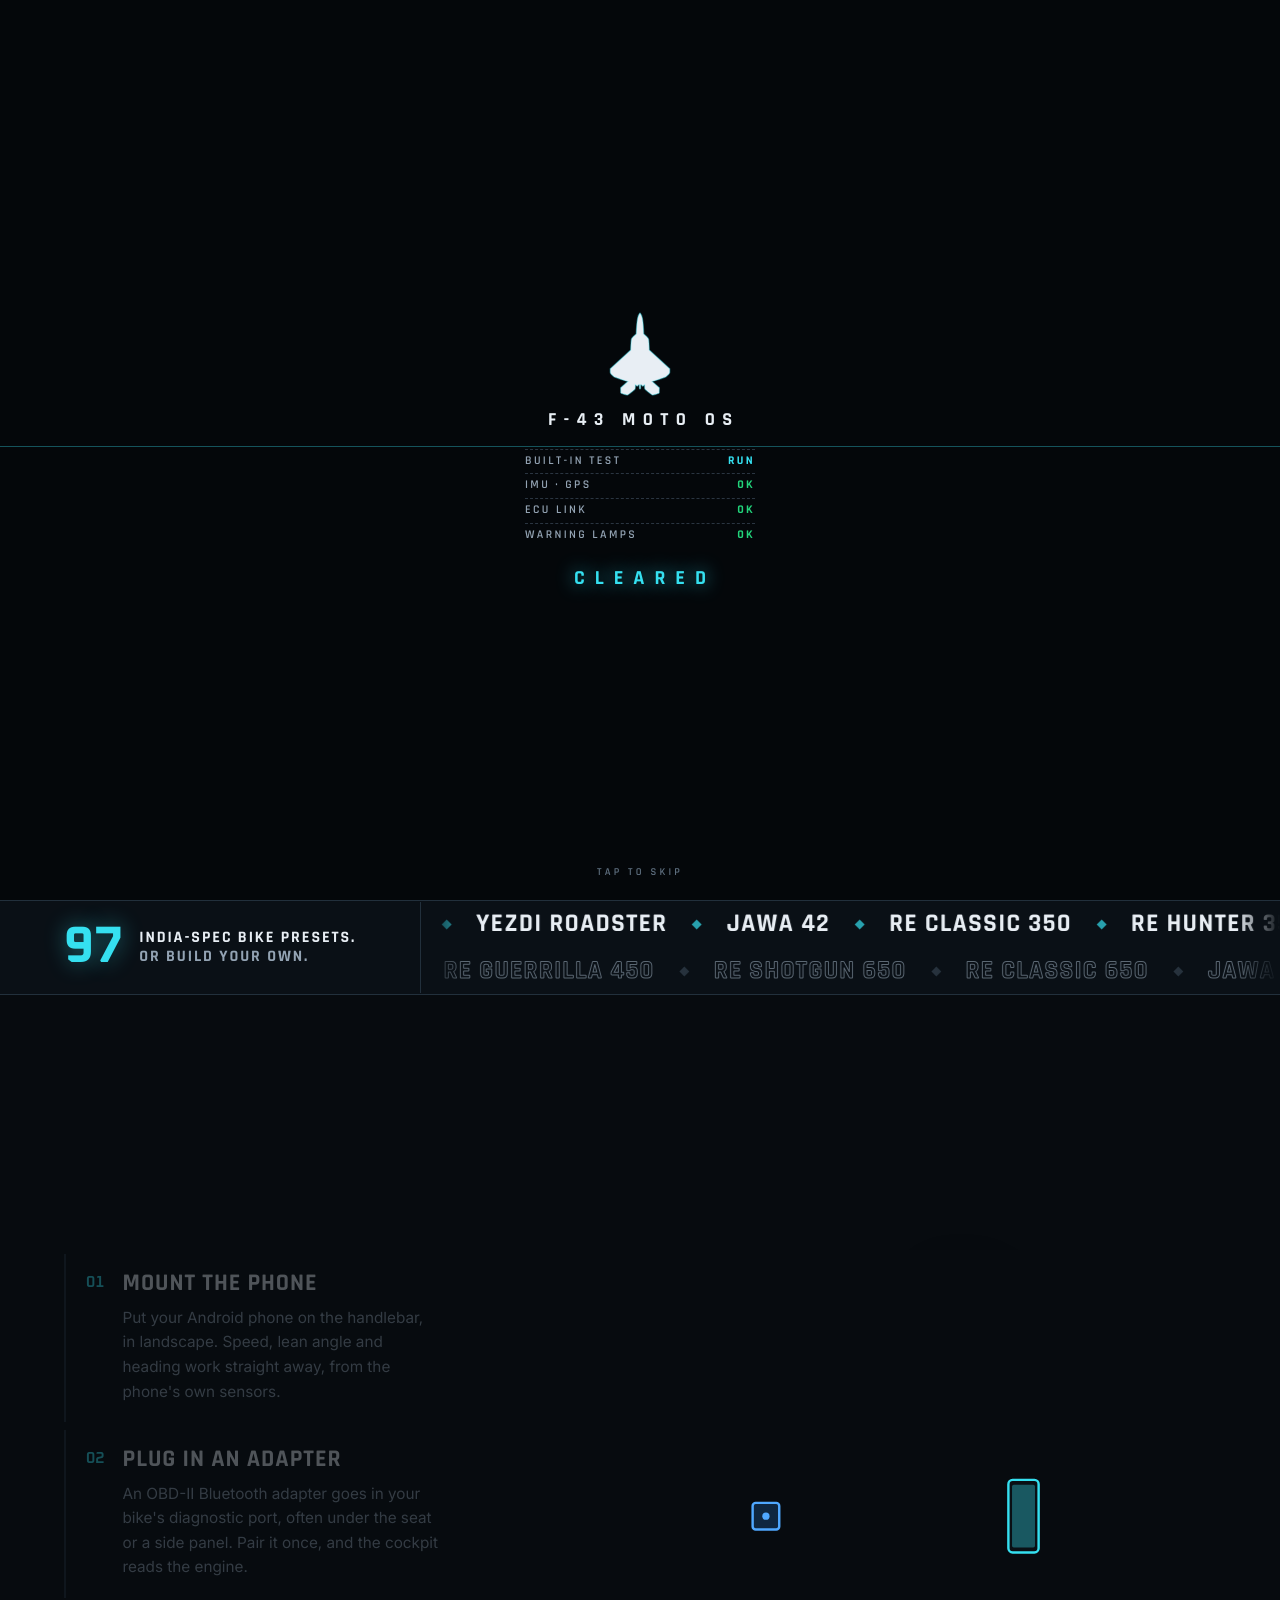
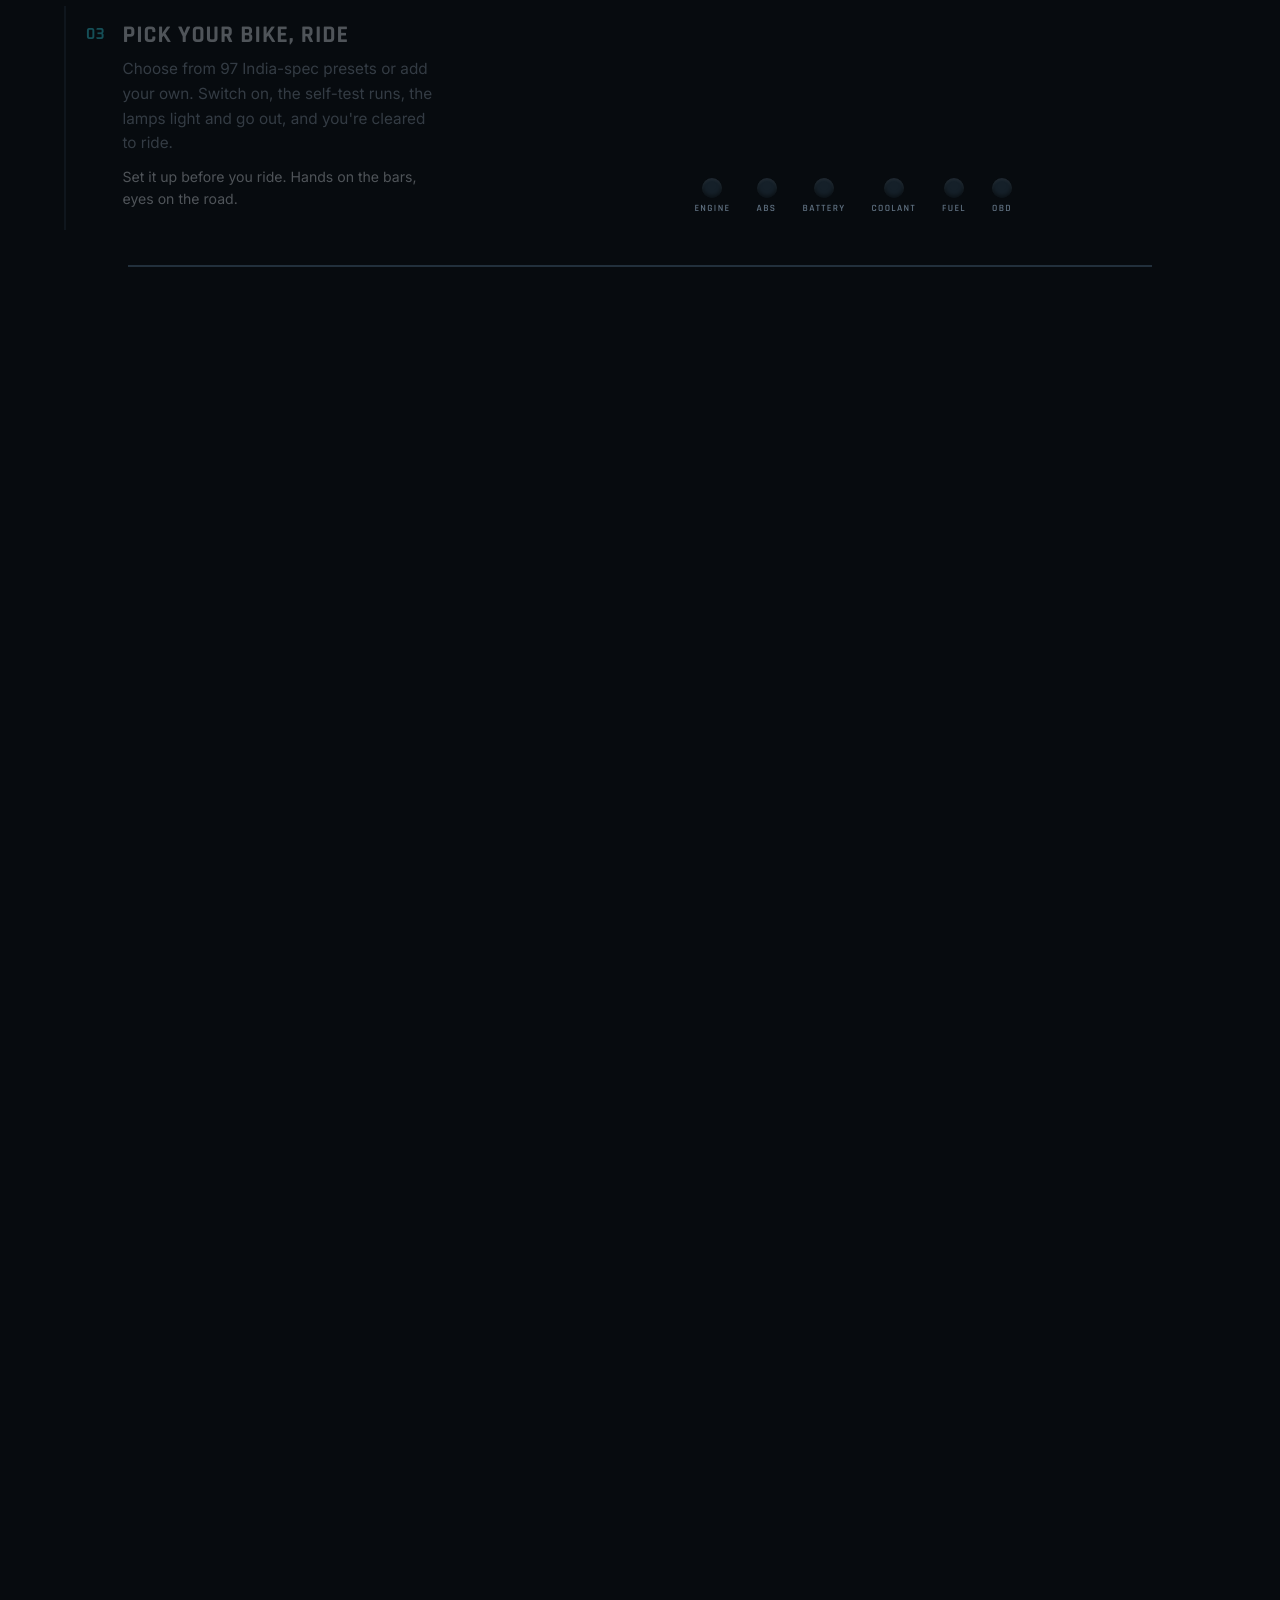
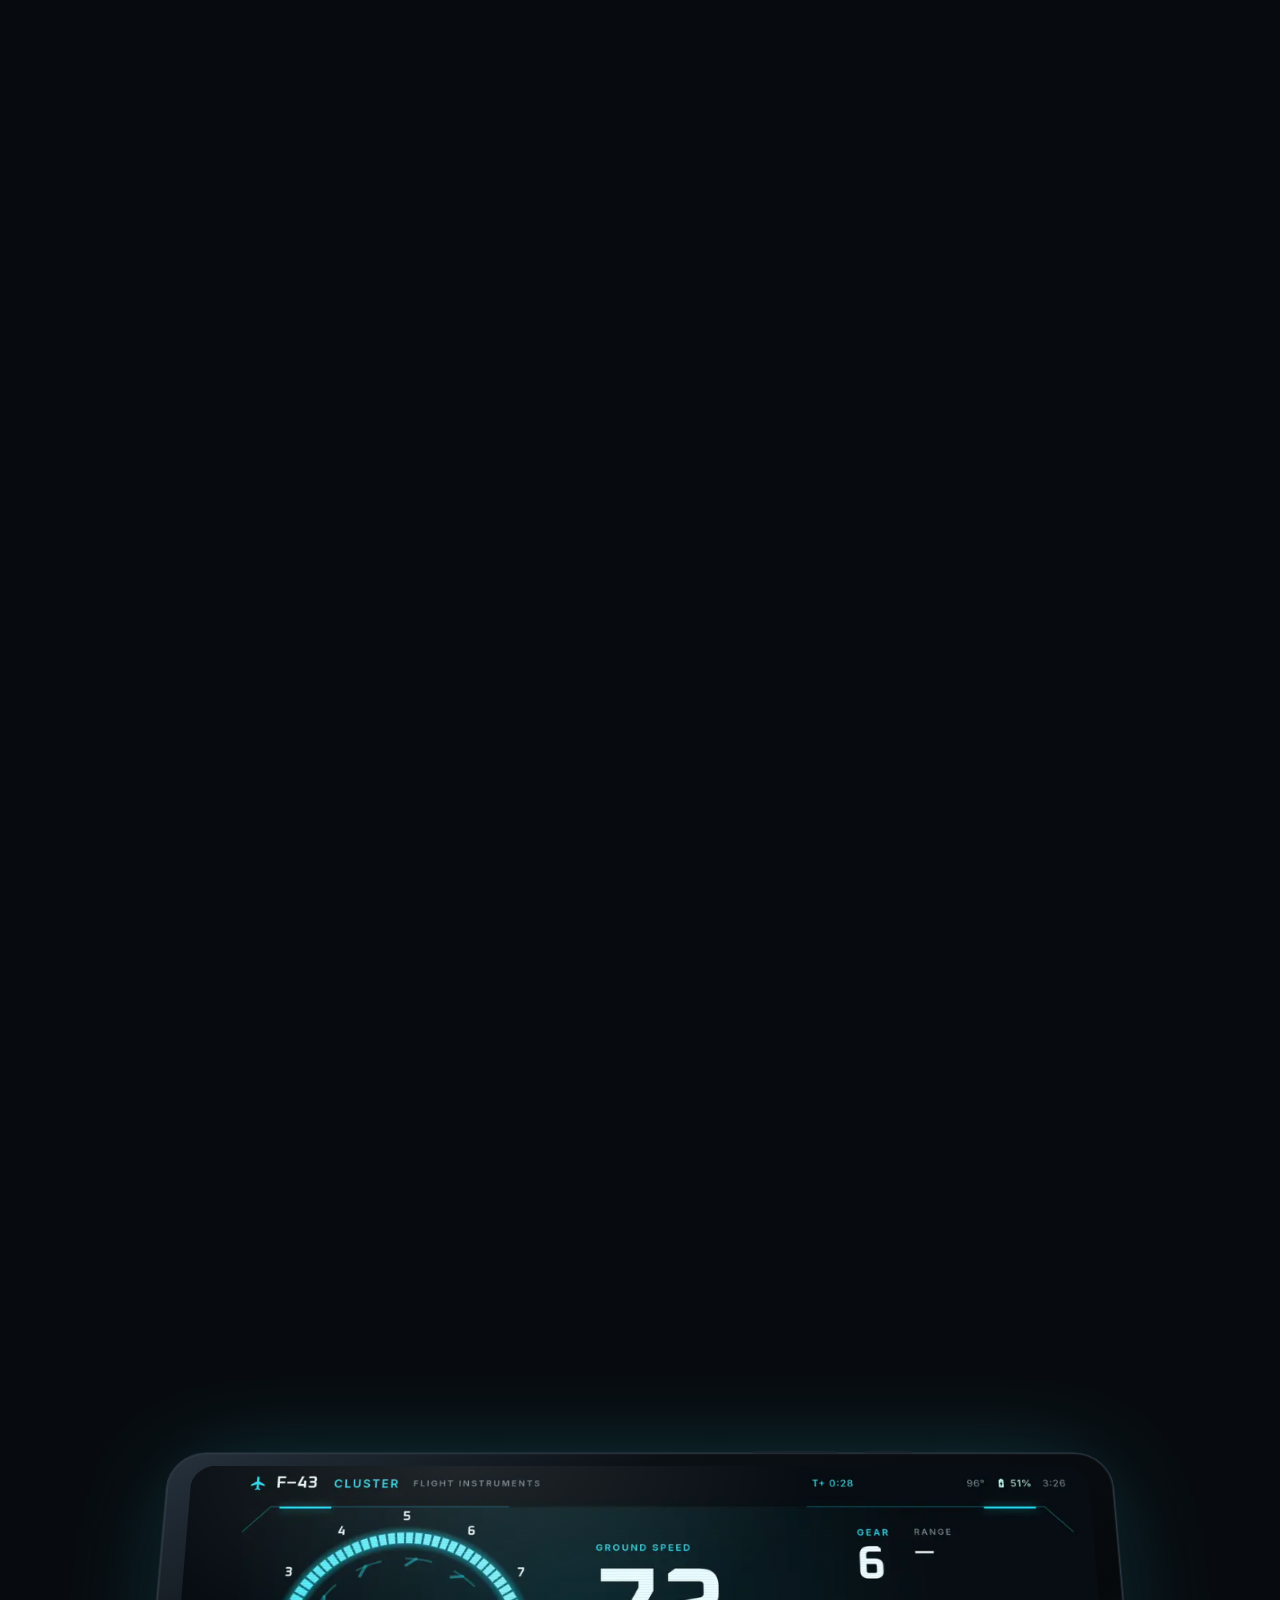
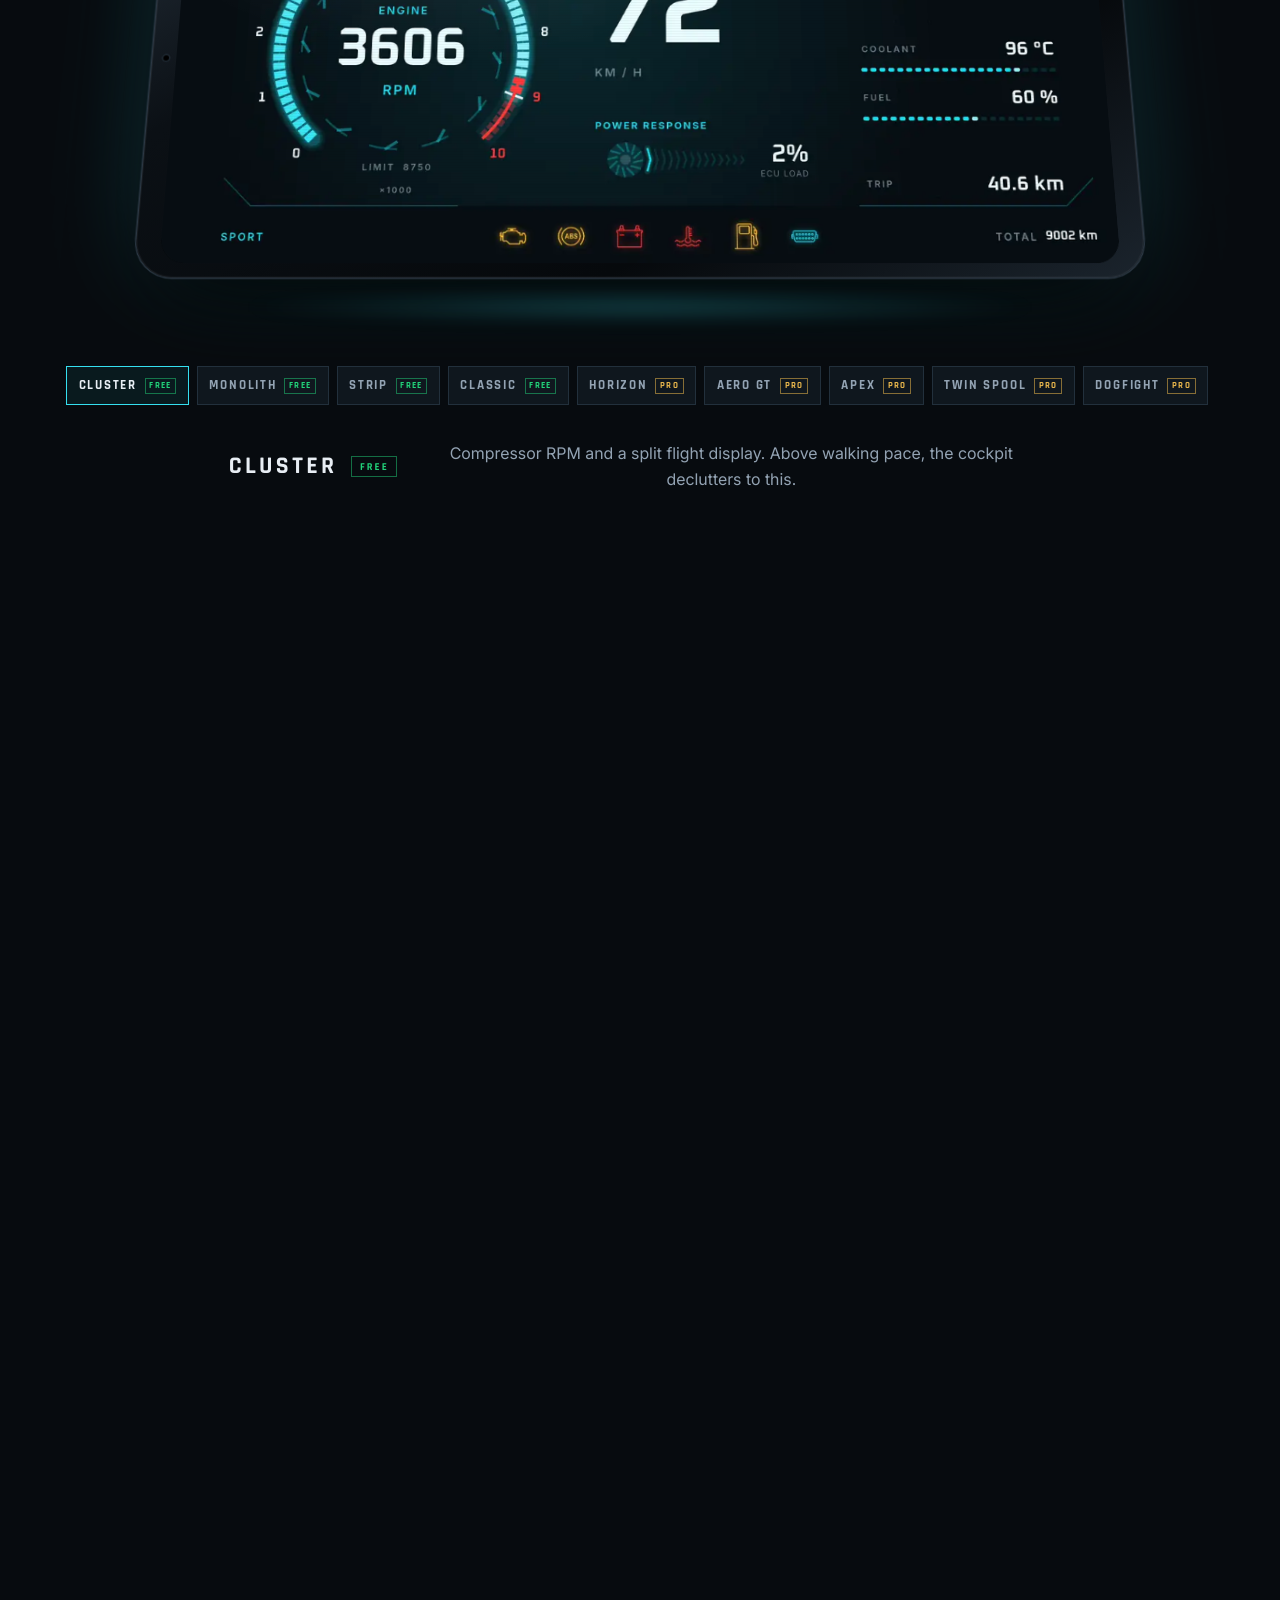
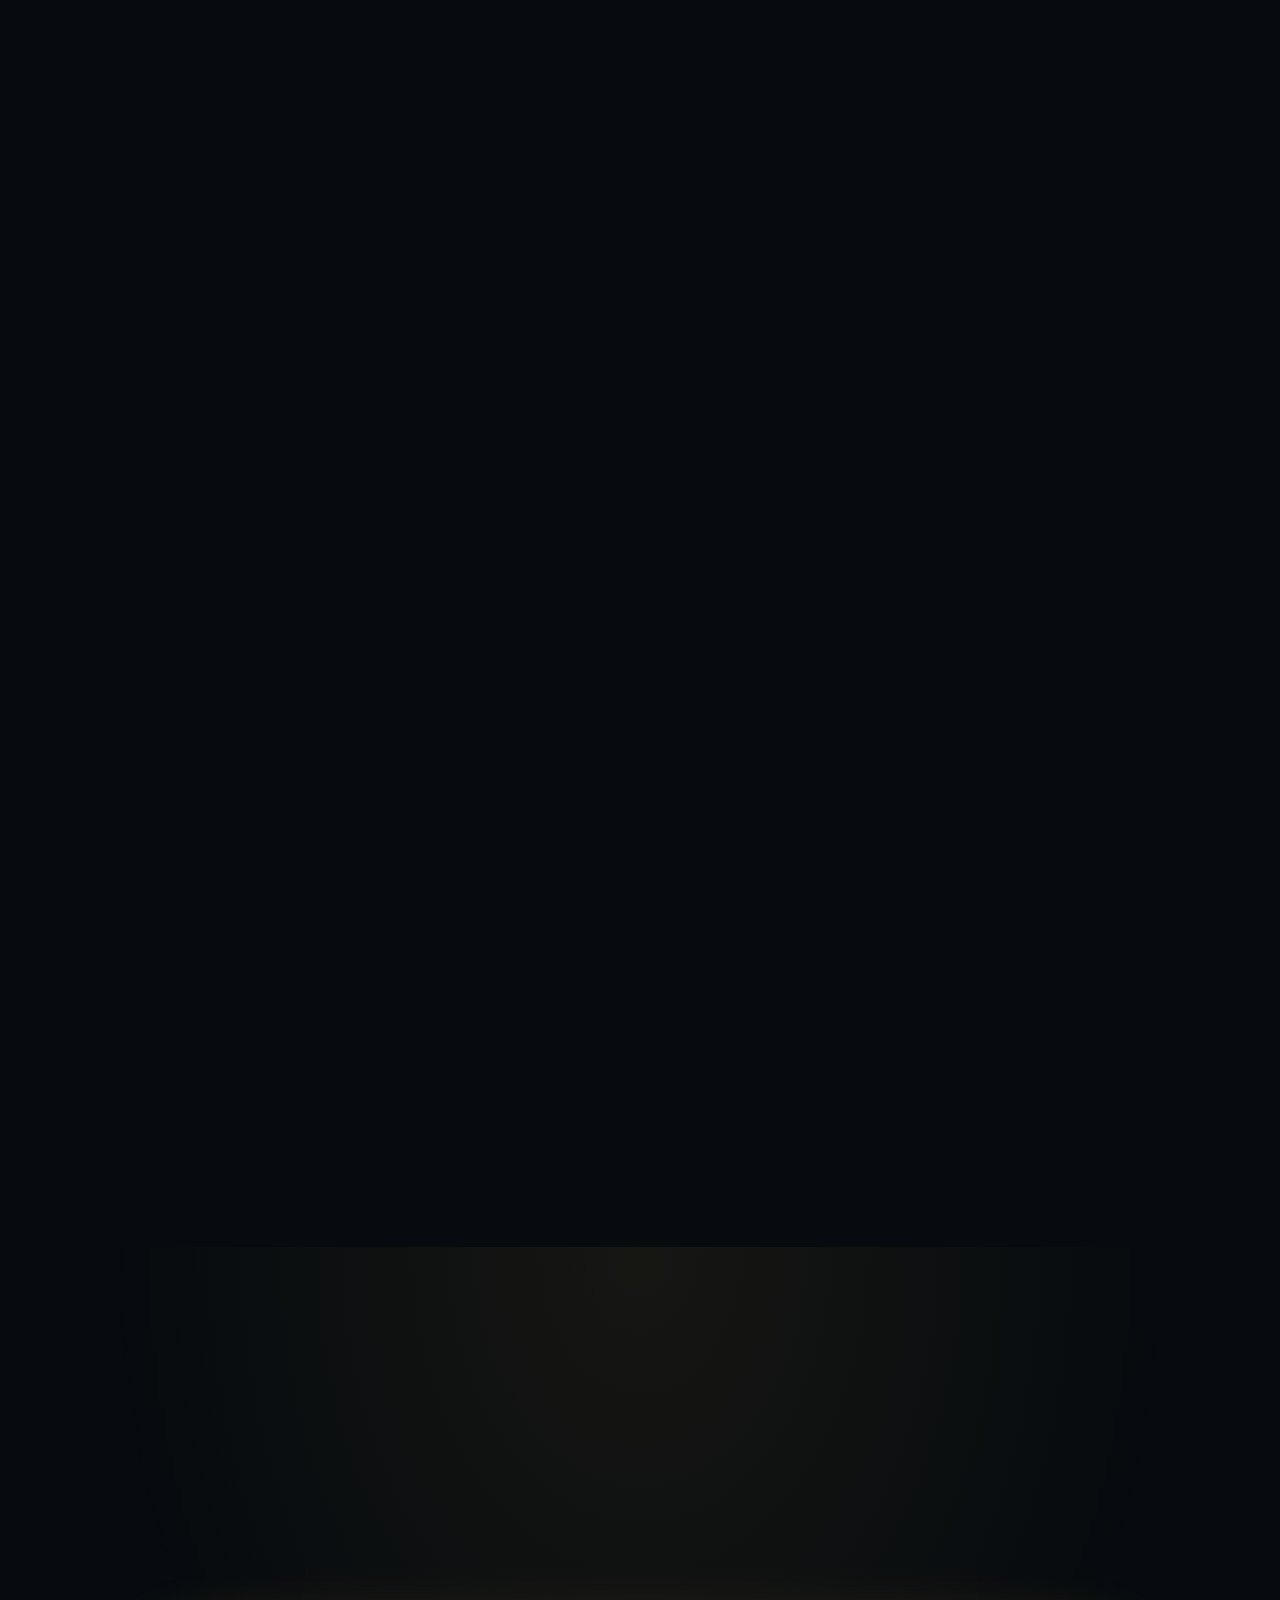
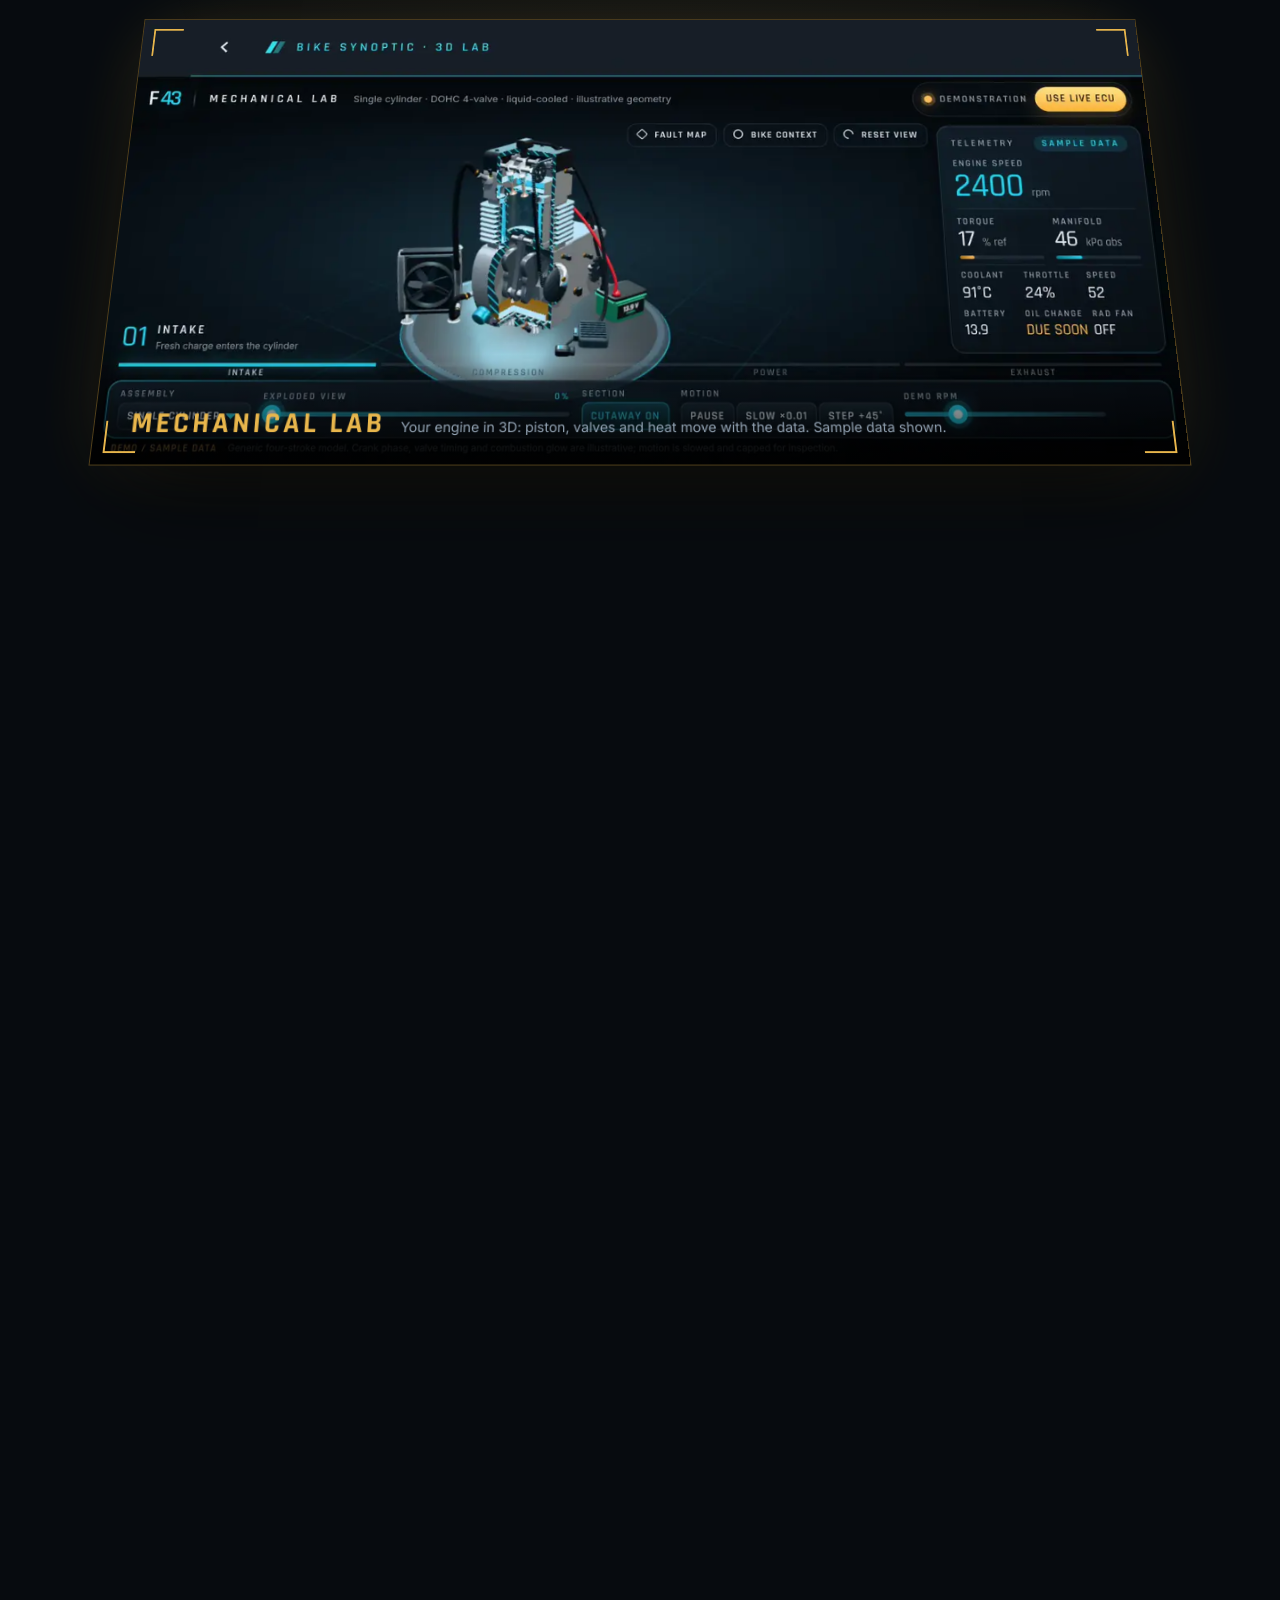
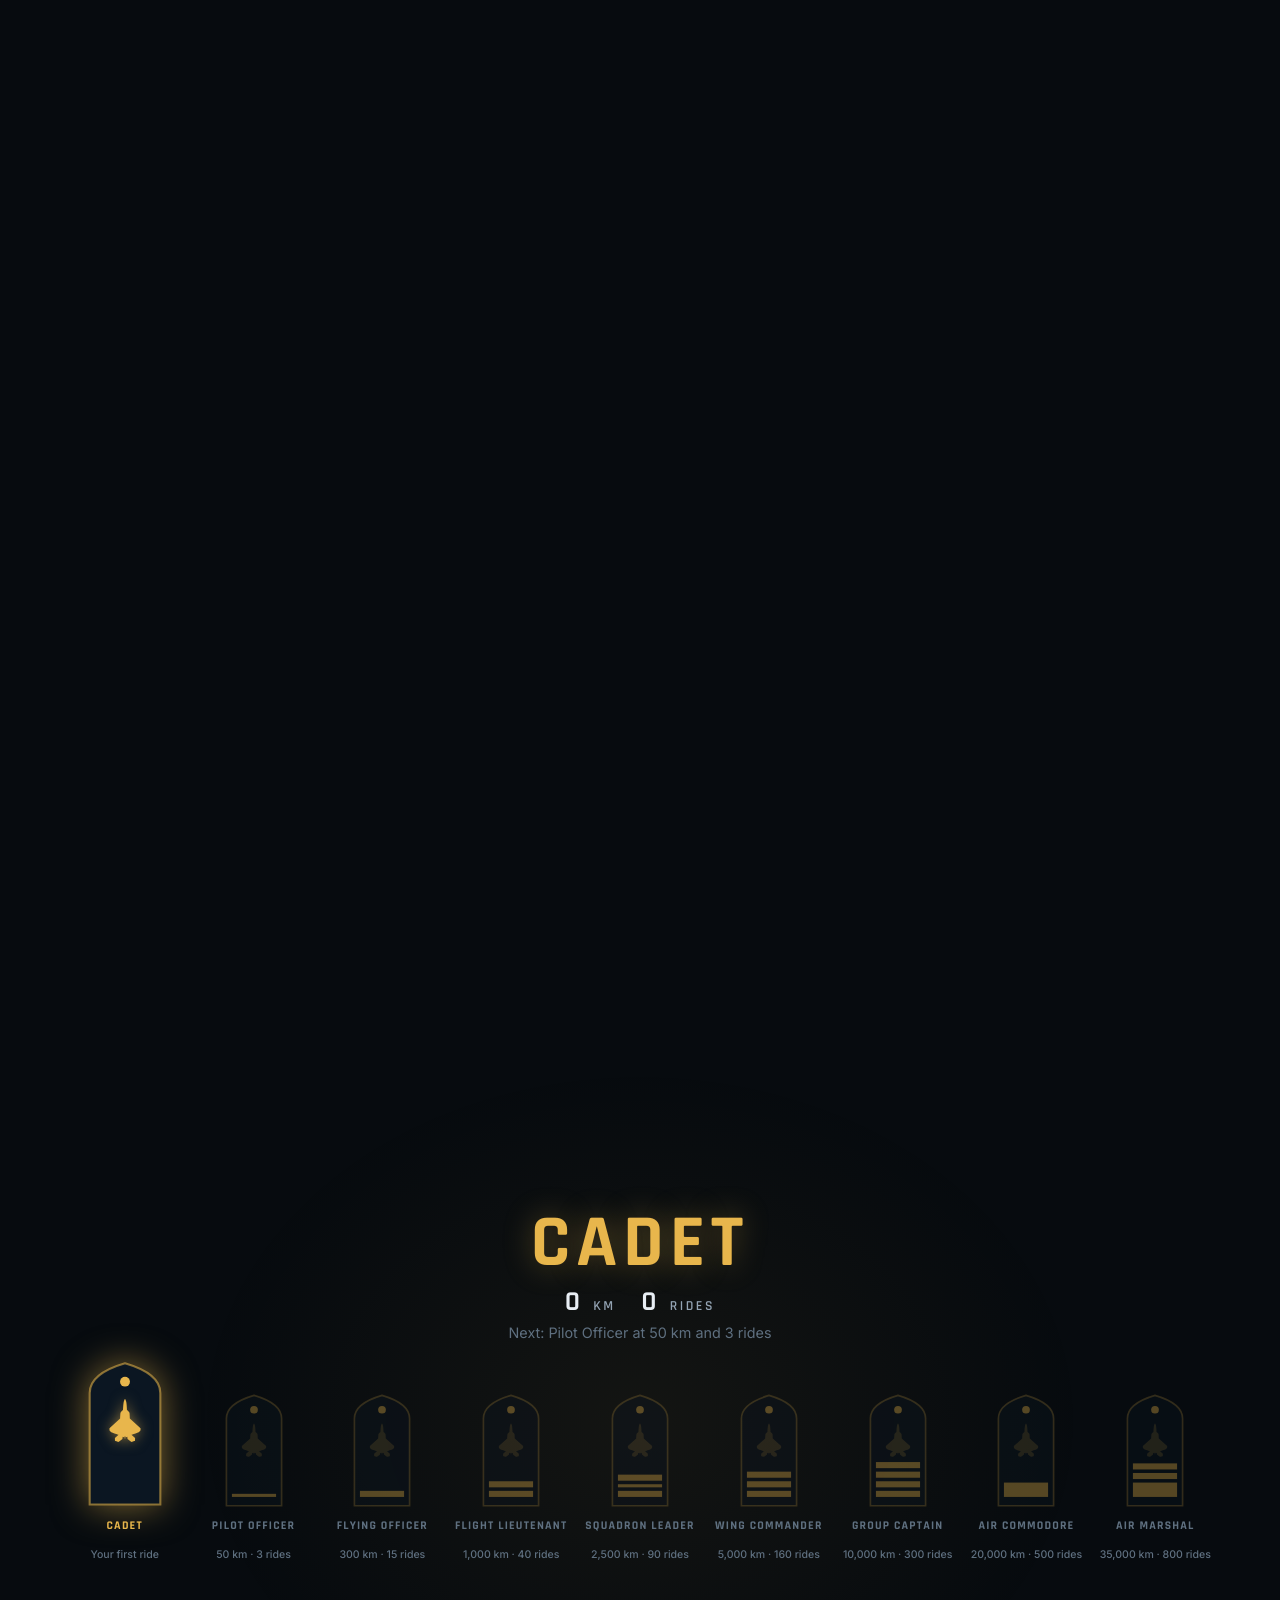
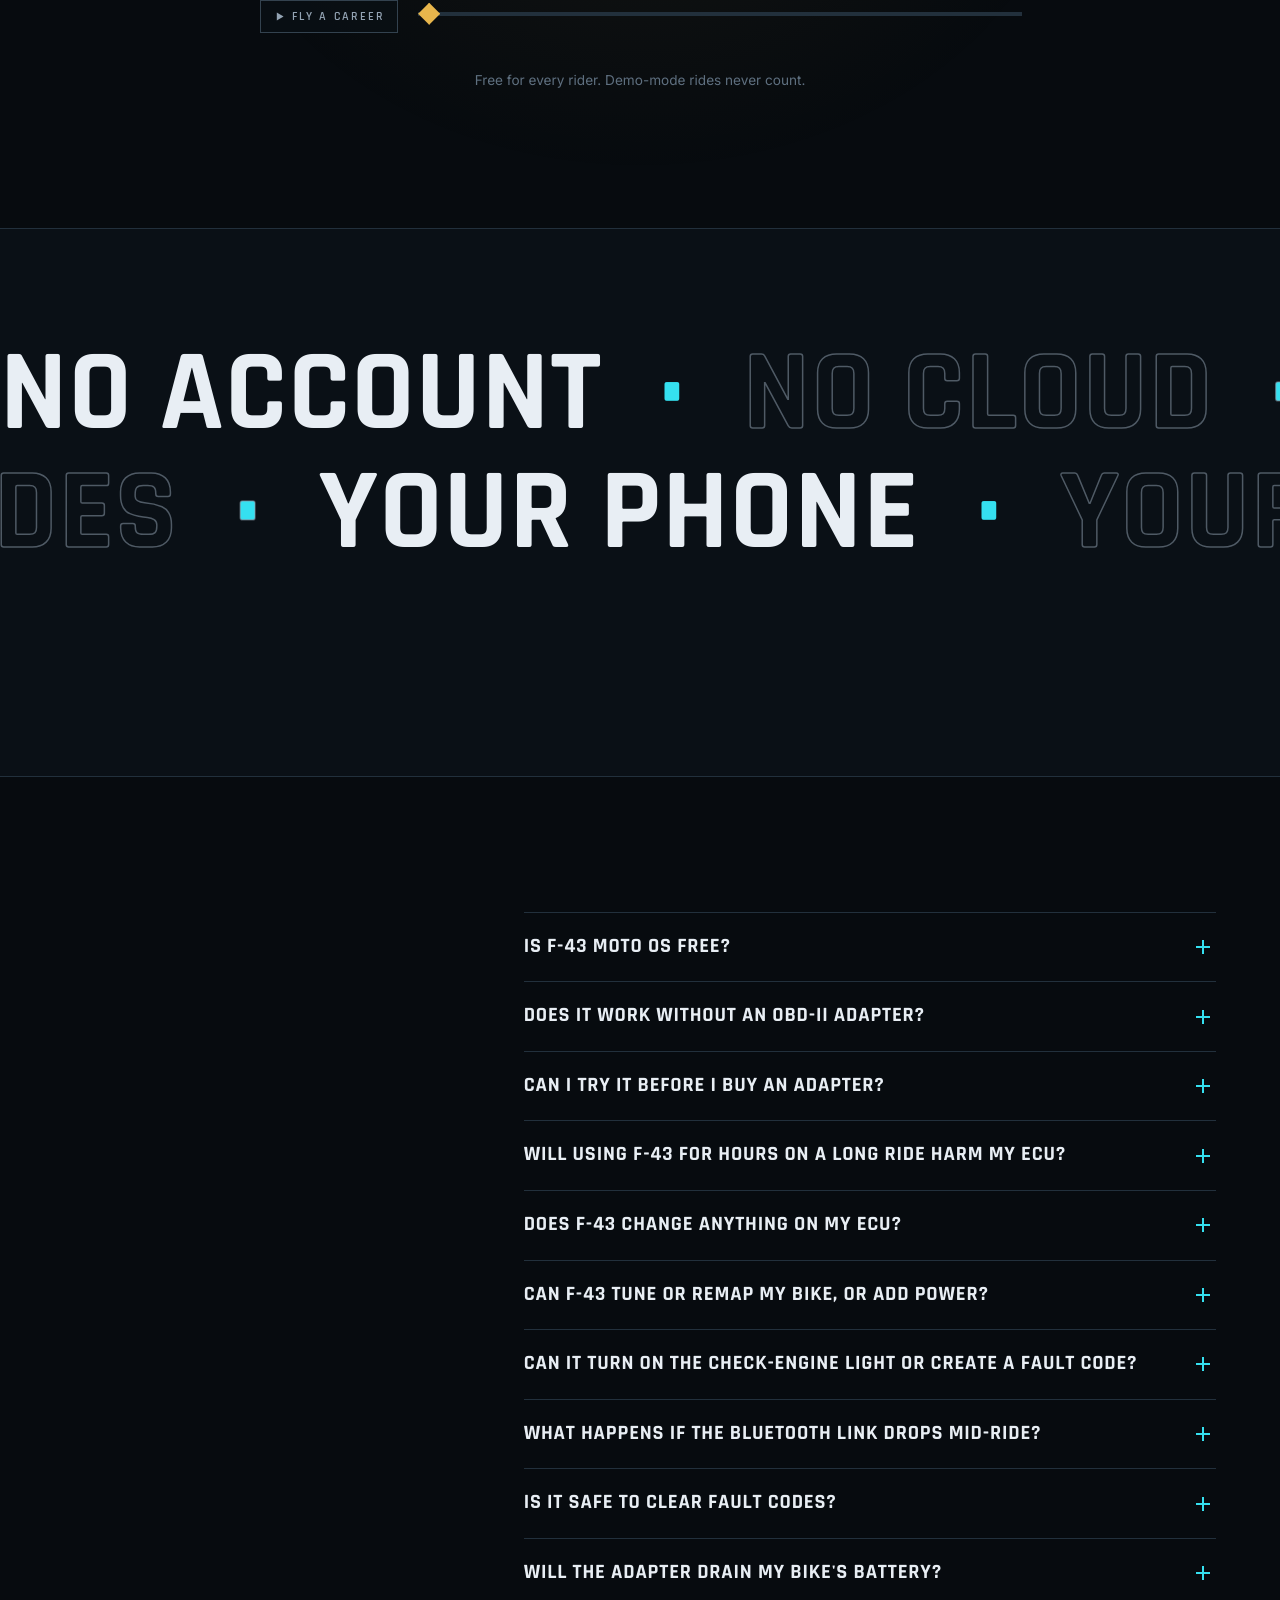
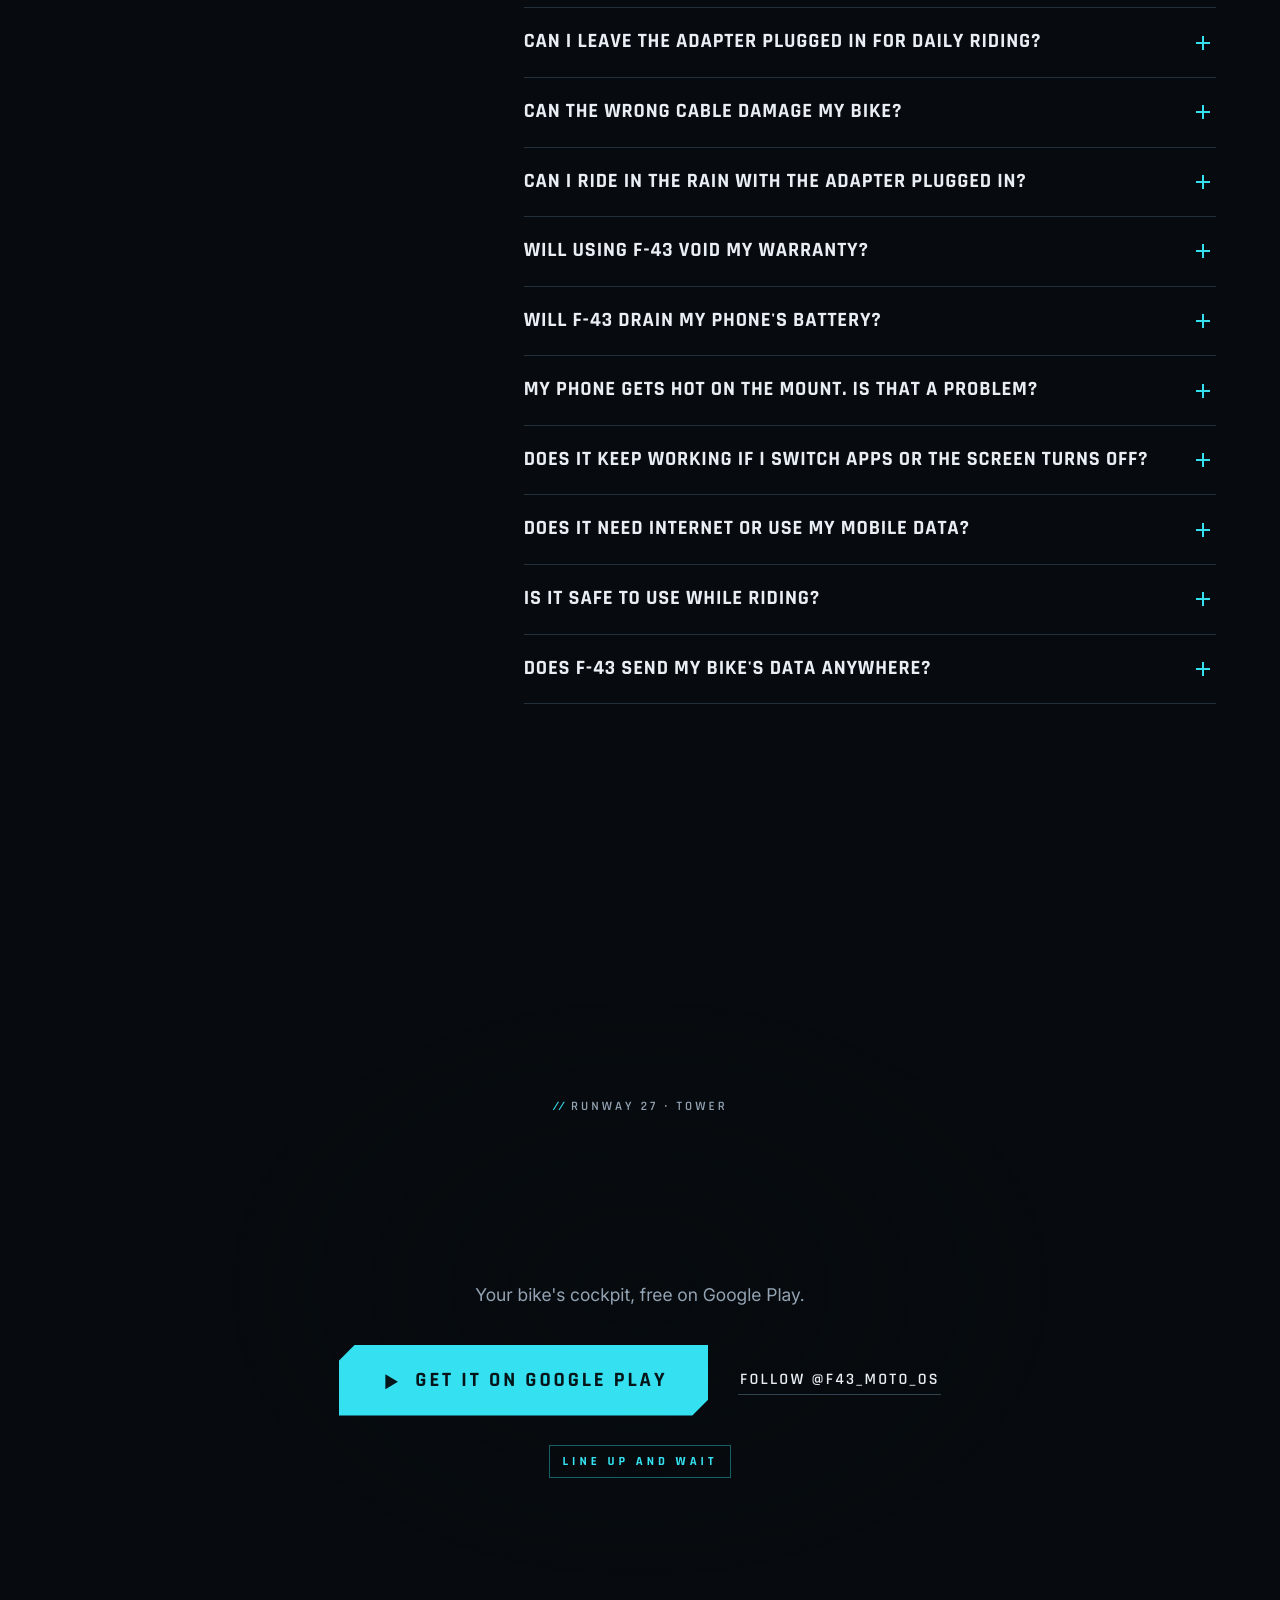
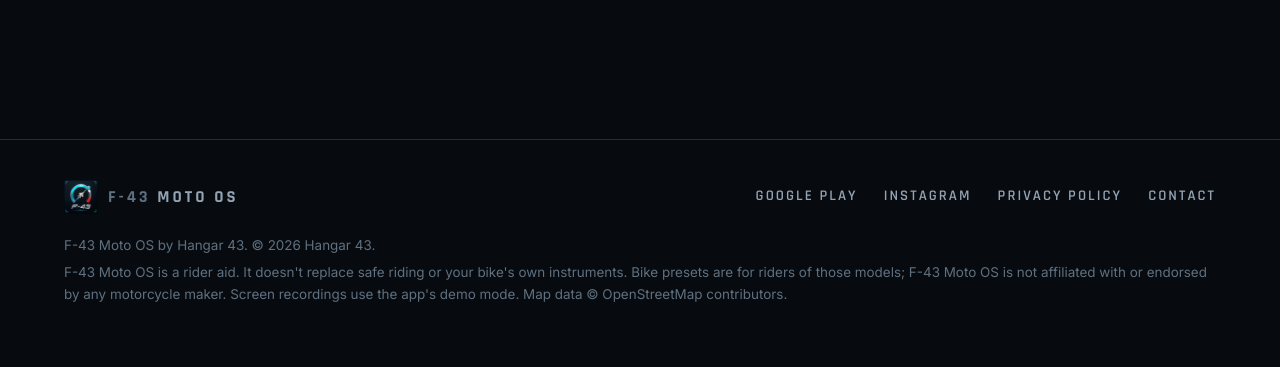
<file: app/index.html>
<!DOCTYPE html>
<html lang="en">
<head>
<meta charset="UTF-8">
<title>F-43 Moto OS</title>
<link rel="canonical" href="https://f43moto.in/">
<meta http-equiv="refresh" content="0; url=../">
</head>
<body style="background:#070b10;color:#e6edf3;font-family:sans-serif">
<p>F-43 Moto OS has moved to <a href="../" style="color:#22d3ee">the home page</a>.</p>
</body>
</html>
</file>
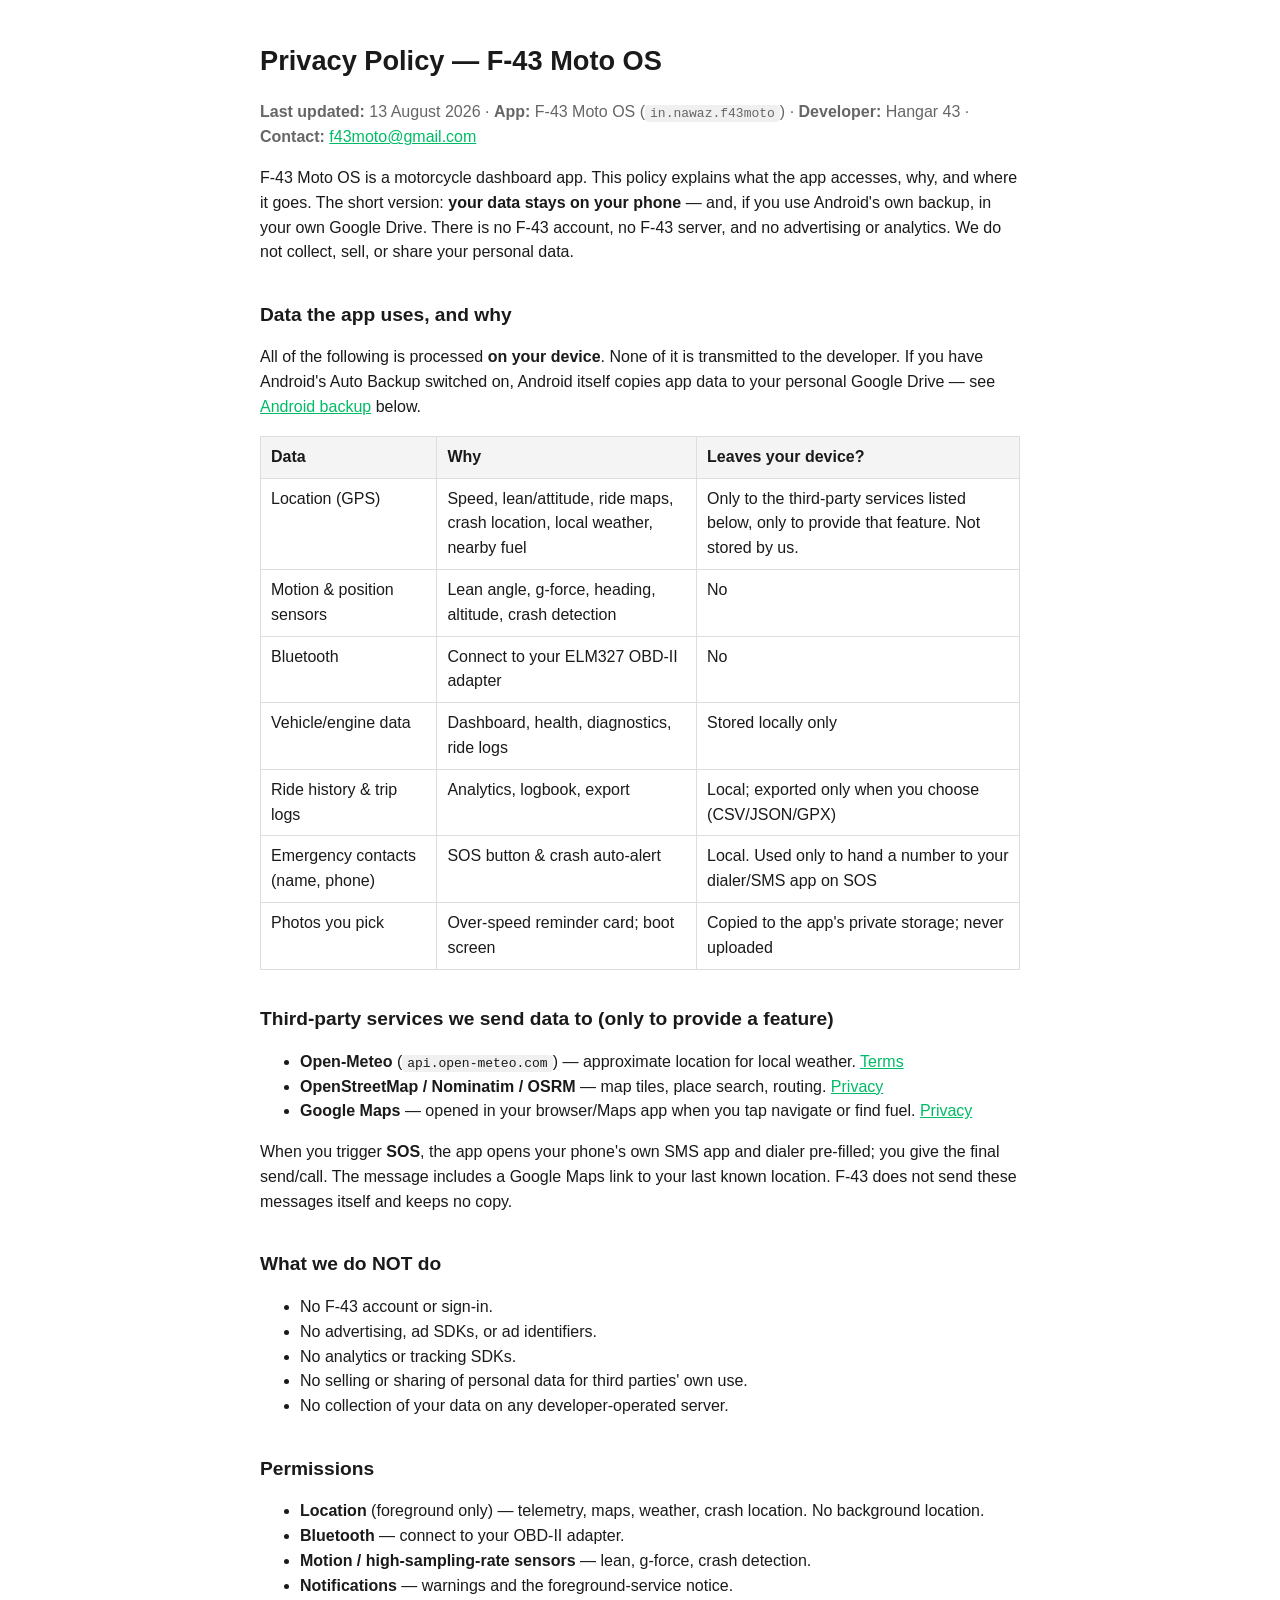
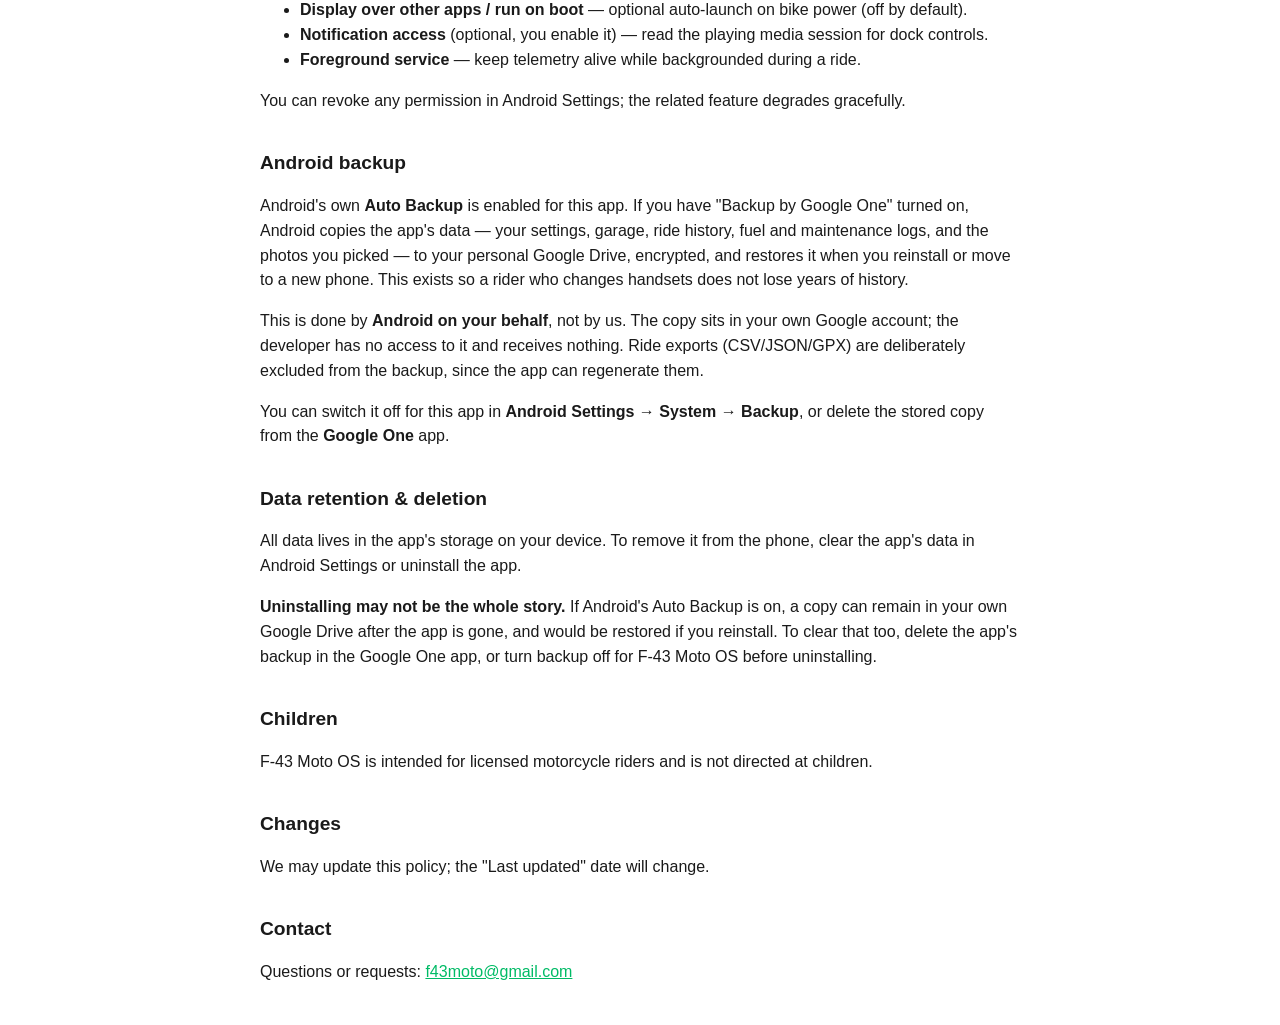
<file: privacy/index.html>
<!DOCTYPE html>
<html lang="en">
<head>
<meta charset="utf-8">
<meta name="viewport" content="width=device-width, initial-scale=1">
<title>Privacy Policy — F-43 Moto OS</title>
<style>
  body { font-family: -apple-system, Segoe UI, Roboto, Arial, sans-serif;
         max-width: 760px; margin: 40px auto; padding: 0 18px; line-height: 1.55;
         color: #1a1a1a; background: #fff; }
  h1 { font-size: 1.7rem; } h2 { margin-top: 1.8em; font-size: 1.2rem; }
  table { border-collapse: collapse; width: 100%; margin: 1em 0; }
  th, td { border: 1px solid #ddd; padding: 8px 10px; text-align: left; vertical-align: top; }
  th { background: #f4f4f4; }
  code { background: #f0f0f0; padding: 1px 5px; border-radius: 4px; }
  .muted { color: #666; }
  a { color: #0b6; }
</style>
</head>
<body>
<h1>Privacy Policy — F-43 Moto OS</h1>
<p class="muted"><strong>Last updated:</strong> 13 August 2026 &middot;
<strong>App:</strong> F-43 Moto OS (<code>in.nawaz.f43moto</code>) &middot;
<strong>Developer:</strong> Hangar 43 &middot;
<strong>Contact:</strong> <a href="mailto:f43moto@gmail.com">f43moto@gmail.com</a></p>

<p>F-43 Moto OS is a motorcycle dashboard app. This policy explains what the app
accesses, why, and where it goes. The short version: <strong>your data stays on
your phone</strong> — and, if you use Android's own backup, in your own Google
Drive. There is no F-43 account, no F-43 server, and no advertising or analytics.
We do not collect, sell, or share your personal data.</p>

<h2>Data the app uses, and why</h2>
<p>All of the following is processed <strong>on your device</strong>. None of it
is transmitted to the developer. If you have Android's Auto Backup switched on,
Android itself copies app data to your personal Google Drive — see
<a href="#backup">Android backup</a> below.</p>
<table>
<tr><th>Data</th><th>Why</th><th>Leaves your device?</th></tr>
<tr><td>Location (GPS)</td><td>Speed, lean/attitude, ride maps, crash location, local weather, nearby fuel</td><td>Only to the third-party services listed below, only to provide that feature. Not stored by us.</td></tr>
<tr><td>Motion &amp; position sensors</td><td>Lean angle, g-force, heading, altitude, crash detection</td><td>No</td></tr>
<tr><td>Bluetooth</td><td>Connect to your ELM327 OBD-II adapter</td><td>No</td></tr>
<tr><td>Vehicle/engine data</td><td>Dashboard, health, diagnostics, ride logs</td><td>Stored locally only</td></tr>
<tr><td>Ride history &amp; trip logs</td><td>Analytics, logbook, export</td><td>Local; exported only when you choose (CSV/JSON/GPX)</td></tr>
<tr><td>Emergency contacts (name, phone)</td><td>SOS button &amp; crash auto-alert</td><td>Local. Used only to hand a number to your dialer/SMS app on SOS</td></tr>
<tr><td>Photos you pick</td><td>Over-speed reminder card; boot screen</td><td>Copied to the app's private storage; never uploaded</td></tr>
</table>

<h2>Third-party services we send data to (only to provide a feature)</h2>
<ul>
<li><strong>Open-Meteo</strong> (<code>api.open-meteo.com</code>) — approximate location for local weather. <a href="https://open-meteo.com/en/terms">Terms</a></li>
<li><strong>OpenStreetMap / Nominatim / OSRM</strong> — map tiles, place search, routing. <a href="https://wiki.osmfoundation.org/wiki/Privacy_Policy">Privacy</a></li>
<li><strong>Google Maps</strong> — opened in your browser/Maps app when you tap navigate or find fuel. <a href="https://policies.google.com/privacy">Privacy</a></li>
</ul>
<p>When you trigger <strong>SOS</strong>, the app opens your phone's own SMS app
and dialer pre-filled; you give the final send/call. The message includes a
Google Maps link to your last known location. F-43 does not send these messages
itself and keeps no copy.</p>

<h2>What we do NOT do</h2>
<ul>
<li>No F-43 account or sign-in.</li>
<li>No advertising, ad SDKs, or ad identifiers.</li>
<li>No analytics or tracking SDKs.</li>
<li>No selling or sharing of personal data for third parties' own use.</li>
<li>No collection of your data on any developer-operated server.</li>
</ul>

<h2>Permissions</h2>
<ul>
<li><strong>Location</strong> (foreground only) — telemetry, maps, weather, crash location. No background location.</li>
<li><strong>Bluetooth</strong> — connect to your OBD-II adapter.</li>
<li><strong>Motion / high-sampling-rate sensors</strong> — lean, g-force, crash detection.</li>
<li><strong>Notifications</strong> — warnings and the foreground-service notice.</li>
<li><strong>Display over other apps / run on boot</strong> — optional auto-launch on bike power (off by default).</li>
<li><strong>Notification access</strong> (optional, you enable it) — read the playing media session for dock controls.</li>
<li><strong>Foreground service</strong> — keep telemetry alive while backgrounded during a ride.</li>
</ul>
<p>You can revoke any permission in Android Settings; the related feature
degrades gracefully.</p>

<h2 id="backup">Android backup</h2>
<p>Android's own <strong>Auto Backup</strong> is enabled for this app. If you have
"Backup by Google One" turned on, Android copies the app's data — your settings,
garage, ride history, fuel and maintenance logs, and the photos you picked — to
your personal Google Drive, encrypted, and restores it when you reinstall or move
to a new phone. This exists so a rider who changes handsets does not lose years
of history.</p>
<p>This is done by <strong>Android on your behalf</strong>, not by us. The copy
sits in your own Google account; the developer has no access to it and receives
nothing. Ride exports (CSV/JSON/GPX) are deliberately excluded from the backup,
since the app can regenerate them.</p>
<p>You can switch it off for this app in <strong>Android Settings → System →
Backup</strong>, or delete the stored copy from the <strong>Google One</strong>
app.</p>

<h2>Data retention &amp; deletion</h2>
<p>All data lives in the app's storage on your device. To remove it from the
phone, clear the app's data in Android Settings or uninstall the app.</p>
<p><strong>Uninstalling may not be the whole story.</strong> If Android's Auto
Backup is on, a copy can remain in your own Google Drive after the app is gone,
and would be restored if you reinstall. To clear that too, delete the app's
backup in the Google One app, or turn backup off for F-43 Moto OS before
uninstalling.</p>

<h2>Children</h2>
<p>F-43 Moto OS is intended for licensed motorcycle riders and is not directed
at children.</p>

<h2>Changes</h2>
<p>We may update this policy; the "Last updated" date will change.</p>

<h2>Contact</h2>
<p>Questions or requests: <a href="mailto:f43moto@gmail.com">f43moto@gmail.com</a></p>
</body>
</html>
</file>
<file: assets/site.css>
/* F-43 Moto OS · f43moto.in
   Brand tokens follow the app: dark cockpit, cyan instruments, chamfered corners. */

@font-face{font-family:"Rajdhani";src:url(fonts/Rajdhani-SemiBold.woff2) format("woff2");font-weight:600;font-display:swap}
@font-face{font-family:"Rajdhani";src:url(fonts/Rajdhani-Bold.woff2) format("woff2");font-weight:700;font-display:swap}
@font-face{font-family:"Oxanium";src:url(fonts/Oxanium-Variable.woff2) format("woff2");font-weight:200 800;font-display:swap}
@font-face{font-family:"Inter";src:url(fonts/Inter-Variable.woff2) format("woff2");font-weight:100 900;font-display:swap}

:root{
  --bg:#070B0F; --bg-2:#0A1016; --surface:#0F171E; --surface-2:#152029; --line:#22303C; --line-2:#33424F;
  --text:#E8EEF4; --text-2:#93A3B3; --text-dim:#5F7080;
  --accent:#35E0F0; --accent-2:#8AF0FA; --ok:#22D27A; --amber:#F5B731; --warn:#FF7A2F; --red:#FF2D46; --info:#4FA8FF; --gold:#E8B64C;
  --label:"Rajdhani",system-ui,sans-serif; --num:"Oxanium","Rajdhani",system-ui,sans-serif; --body:"Inter",system-ui,sans-serif;
  --out:cubic-bezier(.16,1,.3,1); --inout:cubic-bezier(.65,0,.35,1);
  --gutter:clamp(16px,5vw,72px); --maxw:1240px;
  color-scheme:dark;
}
*,*::before,*::after{box-sizing:border-box}
[hidden]{display:none!important}
html{-webkit-text-size-adjust:100%;scroll-padding-top:76px}
@media (prefers-reduced-motion:no-preference){html{scroll-behavior:smooth}}
body{margin:0;background:var(--bg);color:var(--text);font:400 1rem/1.6 var(--body);overflow-x:clip;text-rendering:geometricPrecision;-webkit-font-smoothing:antialiased}
body::before{content:"";position:fixed;inset:0;z-index:-1;pointer-events:none;
  background-image:linear-gradient(rgba(232,238,244,.035) 1px,transparent 1px),linear-gradient(90deg,rgba(232,238,244,.035) 1px,transparent 1px);
  background-size:32px 32px;-webkit-mask:radial-gradient(120% 90% at 50% 0%,#000 30%,transparent 80%);mask:radial-gradient(120% 90% at 50% 0%,#000 30%,transparent 80%)}
img,video{display:block;max-width:100%;height:auto}
a{color:inherit}
button{font:inherit;color:inherit}
:focus-visible{outline:2px solid var(--accent);outline-offset:3px}
::selection{background:var(--accent);color:#04161A}
.sr{position:absolute!important;width:1px;height:1px;overflow:hidden;clip:rect(0 0 0 0);clip-path:inset(50%);white-space:nowrap}
.skip{position:absolute;left:-999px;top:8px;background:var(--accent);color:#04161A;padding:8px 14px;z-index:300}
.skip:focus{left:8px}
.nw{white-space:nowrap}
kbd{font:600 .8em/1 var(--num);border:1px solid var(--line-2);border-bottom-width:2px;padding:.15em .4em;border-radius:3px;color:var(--text)}

/* the app's cut corners, top-left and bottom-right */
.cham{clip-path:polygon(var(--c,14px) 0,100% 0,100% calc(100% - var(--c,14px)),calc(100% - var(--c,14px)) 100%,0 100%,0 var(--c,14px))}
.tag{margin:0;font:600 .8rem/1.2 var(--label);letter-spacing:.24em;text-transform:uppercase;color:var(--text-2)}
.tag .tk{color:var(--accent);letter-spacing:.05em;margin-right:.55em;font-style:italic}
.tag.gold .tk{color:var(--gold)}
.new{display:inline-block;vertical-align:.12em;margin-left:.6em;font:700 .62rem/1 var(--label);letter-spacing:.16em;text-transform:uppercase;color:#04161A;background:var(--accent);padding:.38em .55em .32em}

/* ── buttons ── */
.play{
  --c:12px;position:relative;display:inline-flex;align-items:center;gap:.7em;text-decoration:none;overflow:hidden;
  background:var(--accent);color:#04161A;font:700 1.05rem/1 var(--label);letter-spacing:.14em;text-transform:uppercase;
  padding:1.1em 1.65em 1.02em;white-space:nowrap;transition:background-color .25s,box-shadow .3s,translate .45s var(--out);
}
.play svg{width:1.05em;height:1.05em;flex:none}
.play::after{content:"";position:absolute;inset:0;background:linear-gradient(100deg,transparent 30%,rgba(255,255,255,.6) 50%,transparent 70%);translate:-120% 0;transition:translate .7s var(--out)}
.play:hover{background:var(--accent-2)}
.play:hover::after{translate:120% 0}
.play.sm{font-size:.8rem;padding:.85em 1.1em .8em;--c:9px}
.play.xl{font-size:clamp(1.05rem,1.6vw,1.3rem);padding:1.25em 2em 1.15em;--c:16px}
.ghost{display:inline-flex;align-items:center;gap:.5em;position:relative;font:600 1rem/1 var(--label);letter-spacing:.14em;text-transform:uppercase;color:var(--text);text-decoration:none;padding:1.05em .1em}
.ghost svg{width:1.1em;height:1.1em;fill:none;stroke:currentColor;stroke-width:2}
.ghost::after{content:"";position:absolute;left:0;right:0;bottom:.6em;height:1px;background:var(--line-2)}
.ghost::before{content:"";position:absolute;left:0;right:0;bottom:.6em;height:1px;background:var(--accent);scale:0 1;transform-origin:right;transition:scale .5s var(--out);z-index:1}
.ghost:hover::before{scale:1 1;transform-origin:left}
.ctas{display:flex;flex-wrap:wrap;align-items:center;gap:14px 30px}
.chip-btn{display:inline-flex;align-items:center;gap:.5em;background:rgba(10,16,22,.75);border:1px solid var(--line-2);color:var(--text-2);font:600 .74rem/1 var(--label);letter-spacing:.18em;text-transform:uppercase;padding:.75em 1em .7em;cursor:pointer;transition:color .2s,border-color .2s}
.chip-btn:hover{color:var(--text);border-color:var(--text-dim)}
.chip-btn b{color:var(--text-dim);font-weight:700}
.chip-btn[aria-pressed=true] b{color:var(--accent)}
.chip-btn svg{width:1.1em;height:1.1em;fill:currentColor}
.icon-btn{display:grid;place-items:center;width:40px;height:40px;background:none;border:1px solid var(--line-2);color:var(--text-2);cursor:pointer;transition:color .2s,border-color .2s}
.icon-btn:hover{color:var(--text);border-color:var(--text-dim)}
.icon-btn svg{width:18px;height:18px;fill:currentColor}
.icon-btn .i-play{display:none}
.still .icon-btn .i-play{display:block}.still .icon-btn .i-pause{display:none}
.menu-btn svg{fill:none;stroke:currentColor;stroke-width:2}
#sfx .i-wave,#sfx .i-x{fill:none;stroke:currentColor;stroke-width:1.8;stroke-linecap:round}
#sfx .i-wave{display:none}
#sfx[aria-pressed=true]{color:var(--accent);border-color:rgba(53,224,240,.5)}
#sfx[aria-pressed=true] .i-wave{display:block}#sfx[aria-pressed=true] .i-x{display:none}

/* ───────── boot: the power-on self-test ───────── */
.boot{display:none}
.booting .boot{display:grid;position:fixed;inset:0;z-index:250;place-items:center;cursor:pointer}
.booting body{overflow:hidden}
.boot-half{position:absolute;left:0;right:0;height:50.5%;background:#04070A;transition:translate .7s var(--inout)}
.boot-half.t{top:0;border-bottom:1px solid rgba(53,224,240,.35)}.boot-half.b{bottom:0;border-top:1px solid rgba(53,224,240,.35)}
.boot-core{position:relative;display:grid;justify-items:center;gap:12px;transition:opacity .3s,scale .5s var(--out)}
.boot-mark{width:84px;height:84px;overflow:visible}
.boot-mark use{fill:var(--text);fill-opacity:0;stroke:var(--accent);stroke-width:5;stroke-dasharray:1;stroke-dashoffset:1;animation:draw .8s .05s var(--inout) forwards,fillin .4s .75s forwards}
.boot-title{margin:4px 0 6px;font:700 1.15rem/1 var(--label);letter-spacing:.4em;text-transform:uppercase;padding-left:.4em}
.boot-log{list-style:none;margin:0;padding:0;width:230px;font:600 .74rem/1 var(--label);letter-spacing:.2em;text-transform:uppercase;color:var(--text-2)}
.boot-log li{display:flex;justify-content:space-between;padding:6px 0;border-top:1px dashed rgba(53,66,79,.8);opacity:0;animation:logline .25s calc(.3s + var(--i) * .16s) forwards}
.boot-log b{color:var(--ok)}
.boot-log li:first-child b{color:var(--accent)}
.boot-go{margin:8px 0 0;font:700 1.25rem/1 var(--label);letter-spacing:.5em;text-transform:uppercase;color:var(--accent);opacity:0;padding-left:.5em;animation:go .5s 1s forwards}
.boot-skip{position:absolute;bottom:22px;margin:0;font:600 .66rem/1 var(--label);letter-spacing:.3em;text-transform:uppercase;color:var(--text-dim)}
.boot.out .boot-half.t{translate:0 -101%}.boot.out .boot-half.b{translate:0 101%}
.boot.out .boot-core{opacity:0;scale:1.15}.boot.out .boot-skip{opacity:0}
@keyframes draw{to{stroke-dashoffset:0}}
@keyframes fillin{to{fill-opacity:1;stroke-opacity:.4}}
@keyframes logline{from{opacity:0;translate:-6px 0}to{opacity:1;translate:0 0}}
@keyframes go{0%{opacity:0;letter-spacing:.9em}60%{opacity:1}100%{opacity:1;letter-spacing:.5em;text-shadow:0 0 18px rgba(53,224,240,.8)}}

/* ───────── top bar ───────── */
.bar{
  position:fixed;top:0;left:0;right:0;z-index:60;display:flex;align-items:center;justify-content:space-between;gap:16px;
  padding:12px var(--gutter);transition:translate .45s var(--out),background-color .3s,border-color .3s;border-bottom:1px solid transparent;
}
.bar.solid{background:rgba(7,11,15,.78);backdrop-filter:blur(14px) saturate(1.3);-webkit-backdrop-filter:blur(14px) saturate(1.3);border-color:rgba(51,66,79,.55)}
.bar.away{translate:0 -110%}
.brand{display:flex;align-items:center;gap:10px;text-decoration:none;font:700 1.05rem/1 var(--label);letter-spacing:.18em;text-transform:uppercase;white-space:nowrap}
.brand img{width:34px;height:34px}
.brand em{font-style:normal;color:var(--text-2)}
.nav{display:flex;gap:4px}
.nav a{position:relative;white-space:nowrap;text-decoration:none;color:var(--text-2);font:600 .82rem/1 var(--label);letter-spacing:.18em;text-transform:uppercase;padding:.9em .85em;transition:color .2s}
.nav a::after{content:"";position:absolute;left:.85em;right:.85em;bottom:.35em;height:2px;background:var(--accent);scale:0 1;transition:scale .4s var(--out)}
.nav a:hover,.nav a.on{color:var(--text)}
.nav a.on::after{scale:1 1}
.bar-r{display:flex;align-items:center;gap:10px}
.menu-btn{display:none}
.bar-prog{position:absolute;left:0;bottom:-1px;height:2px;width:100%;background:var(--accent);transform-origin:left;scale:var(--p,0) 1;box-shadow:0 0 8px rgba(53,224,240,.7)}
@media (max-width:1180px){.nav{display:none}.menu-btn{display:grid}}
@media (max-width:460px){.bar .play .long{display:none}.brand span{display:none}.bar #motion{display:none}}
.menu{position:fixed;inset:0;z-index:55;background:rgba(5,8,11,.96);backdrop-filter:blur(10px);display:grid;align-content:center;padding:80px var(--gutter)}
.menu[hidden]{display:none}
.menu nav{display:grid;gap:6px}
.menu a{display:flex;align-items:baseline;gap:16px;text-decoration:none;font:700 clamp(2rem,9vw,3.4rem)/1.1 var(--label);text-transform:uppercase;letter-spacing:.02em;opacity:0;translate:0 20px;animation:menuin .5s calc(var(--i) * 50ms + 60ms) var(--out) forwards}
.menu small{font:600 .9rem/1 var(--num);color:var(--accent)}
@keyframes menuin{to{opacity:1;translate:0 0}}

/* ───────── page-edge instruments ───────── */
.rail{position:fixed;top:50%;z-index:40;display:none;flex-direction:column;align-items:center;gap:8px;translate:0 -50%;opacity:0;transition:opacity .5s;pointer-events:none}
.rail.on{opacity:1}
.rail.l{left:14px}.rail.r{right:14px}
.rail-lbl{font:600 .62rem/1 var(--label);letter-spacing:.24em;color:var(--text-dim)}
.rail-tape{position:relative;width:22px;height:38vh;overflow:hidden;
  background:repeating-linear-gradient(rgba(147,163,179,.55) 0 1px,transparent 1px 12px) 0 var(--o,0px)/10px 12px repeat-y,
             repeating-linear-gradient(rgba(147,163,179,.85) 0 2px,transparent 2px 60px) 0 var(--o,0px)/18px 60px repeat-y;
  -webkit-mask:linear-gradient(transparent,#000 18%,#000 82%,transparent);mask:linear-gradient(transparent,#000 18%,#000 82%,transparent)}
.rail.r .rail-tape{background-position:100% var(--o,0px),100% var(--o,0px)}
.rail-tape.marks{background:linear-gradient(var(--line-2),var(--line-2)) 50% 0/1px 100% no-repeat;-webkit-mask:none;mask:none;overflow:visible}
.rail-tape.marks a{position:absolute;right:0;width:12px;height:12px;margin-top:-6px;pointer-events:auto;display:block}
.rail-tape.marks a::before{content:"";position:absolute;right:3px;top:5px;width:8px;height:1.5px;background:var(--text-dim)}
.rail-tape.marks a::after{content:attr(data-l);position:absolute;right:20px;top:50%;translate:0 -50%;white-space:nowrap;font:600 .62rem/1 var(--label);letter-spacing:.2em;color:var(--text-2);opacity:0;transition:opacity .2s}
.rail-tape.marks a:hover::after,.rail-tape.marks a.on::after{opacity:1}
.rail-tape.marks a.on::before{background:var(--accent);width:12px;right:-1px}
.rail-cur{position:absolute;left:50%;top:0;width:0;height:0;border:6px solid transparent;border-left:9px solid var(--accent);margin:-6px 0 0 -12px;translate:0 var(--y,0px);filter:drop-shadow(0 0 4px rgba(53,224,240,.8))}
.rail-val{font:600 .78rem/1 var(--num);font-variant-numeric:tabular-nums;color:var(--accent);border:1px solid rgba(53,224,240,.4);background:rgba(7,11,15,.8);padding:.4em .45em .35em;min-width:4.6em;text-align:center}
@media (min-width:1280px){.js .rail{display:flex}}

/* the targeting reticle that follows a fine pointer */
.reticle{position:fixed;left:0;top:0;z-index:90;width:30px;height:30px;pointer-events:none;opacity:0;transition:opacity .25s}
.reticle.on{opacity:1}
.reticle i{position:absolute;width:8px;height:8px;border:1.5px solid var(--accent)}
.reticle i:nth-child(1){left:0;top:0;border-right:0;border-bottom:0}
.reticle i:nth-child(2){right:0;top:0;border-left:0;border-bottom:0}
.reticle i:nth-child(3){left:0;bottom:0;border-right:0;border-top:0}
.reticle i:nth-child(4){right:0;bottom:0;border-left:0;border-top:0}
.reticle b{position:absolute;left:50%;top:50%;width:3px;height:3px;margin:-1.5px;background:var(--accent);border-radius:50%;transition:opacity .2s}
.reticle.lock b{opacity:0}
.reticle.lock i{border-color:var(--accent);width:10px;height:10px}
.reticle.lock::after{content:"LOCK";position:absolute;right:0;top:-16px;font:700 .58rem/1 var(--label);letter-spacing:.24em;color:var(--accent)}
.reticle.gold i{border-color:var(--gold)}.reticle.gold b{background:var(--gold)}.reticle.gold::after{color:var(--gold)}

/* ───────── reveal helpers ───────── */
@media (prefers-reduced-motion:no-preference){
  .js [data-reveal]{opacity:0;translate:0 28px;transition:opacity .9s var(--out),translate .9s var(--out);transition-delay:var(--rd,0s)}
  .js [data-reveal].in{opacity:1;translate:0 0}
  .js .split .w{display:inline-block;overflow:hidden;vertical-align:top;padding:.06em .02em .08em;margin:-.06em -.02em -.08em}
  .js .split .w>span{display:inline-block;translate:0 108%;rotate:4deg;transform-origin:0 100%;transition:translate 1s var(--out),rotate 1s var(--out);transition-delay:calc(var(--i) * 45ms + var(--sd,0s))}
  .js .split.in .w>span{translate:0 0;rotate:0deg}
  .js .rise{opacity:0;translate:0 22px}
  .js.ready .rise{opacity:1;translate:0 0;transition:opacity .9s var(--out) var(--d,0s),translate .9s var(--out) var(--d,0s)}
}

/* ───────── sections ───────── */
.sec{position:relative;padding:clamp(96px,15vh,170px) var(--gutter)}
.sec>*{max-width:var(--maxw);margin-inline:auto}
.sec-head{margin-bottom:clamp(36px,6vh,72px)}
.sec-head.center{text-align:center;display:grid;justify-items:center}
.sec-head h2,.faq-side h2,.fin-copy h2{margin:.38em 0 .32em;font:700 clamp(2.4rem,5.6vw,4.8rem)/.92 var(--label);text-transform:uppercase;letter-spacing:.005em;text-wrap:balance}
.sec-head p:not(.tag){margin:0;color:var(--text-2);max-width:40em;font-size:clamp(1rem,1.15vw,1.1rem)}

/* ───────── 01 hero ───────── */
.hero{position:relative;min-height:100svh;display:grid;align-items:end;padding:110px var(--gutter) clamp(48px,9vh,96px);overflow:hidden;isolation:isolate;
  background:radial-gradient(70% 70% at 68% 46%,rgba(53,224,240,.07),transparent 65%),linear-gradient(180deg,#05080B,#0A1118 70%,var(--bg))}
.hud-wrap{position:absolute;inset:0;z-index:-1;touch-action:pan-y}
.hud{position:absolute;inset:0;width:100%;height:100%}
.hero::before{content:"";position:absolute;inset:0;z-index:-1;pointer-events:none;background:linear-gradient(90deg,rgba(5,8,11,.88) 0,rgba(5,8,11,.55) 34%,transparent 56%)}
.hero::after{content:"";position:absolute;left:0;right:0;bottom:0;height:120px;z-index:-1;pointer-events:none;background:linear-gradient(transparent,var(--bg))}
.hero-copy{position:relative;max-width:min(620px,48vw)}
.hero h1{margin:.32em 0 .42em;font:700 clamp(2.8rem,6.4vw,6.1rem)/.9 var(--label);text-transform:uppercase;letter-spacing:.004em}
.hero .lede{max-width:34em;color:var(--text-2);font-size:clamp(1rem,1.15vw,1.1rem);margin:0 0 2em}
.hero .lede strong{color:var(--text);font-weight:500}
.fine{margin:1.6em 0 0;font-size:.85rem;color:var(--text-dim)}
.ctl{position:absolute;right:var(--gutter);bottom:clamp(48px,9vh,96px);display:grid;justify-items:end;gap:10px;z-index:2}
.ctl-tag{margin:0;display:flex;align-items:center;gap:.6em;font:600 .72rem/1 var(--label);letter-spacing:.22em;text-transform:uppercase;color:var(--text-2)}
.ctl-tag .dot{width:7px;height:7px;border-radius:50%;background:var(--ok);box-shadow:0 0 8px var(--ok);animation:blink 1.6s steps(2) infinite}
.ctl-tag #hudMode{color:var(--accent)}
.throttle{--c:14px;all:unset;box-sizing:border-box;display:block;position:relative;cursor:pointer;touch-action:none;-webkit-user-select:none;user-select:none;-webkit-touch-callout:none;
  padding:1.5px;background:linear-gradient(135deg,var(--accent),var(--line-2) 60%);clip-path:polygon(14px 0,100% 0,100% calc(100% - 14px),calc(100% - 14px) 100%,0 100%,0 14px)}
.throttle:focus-visible{outline:none;background:var(--accent)}
.thr-in{position:relative;display:block;min-width:240px;overflow:hidden;background:rgba(8,13,18,.92);padding:20px 26px 18px;clip-path:polygon(13px 0,100% 0,100% calc(100% - 13px),calc(100% - 13px) 100%,0 100%,0 13px)}
.thr-fill{position:absolute;inset:0;background:linear-gradient(90deg,rgba(53,224,240,.08),rgba(53,224,240,.38));transform-origin:left;scale:var(--thr,0) 1}
.thr-fill::after{content:"";position:absolute;right:0;top:0;bottom:0;width:2px;background:var(--accent);box-shadow:0 0 12px var(--accent)}
.thr-lbl{position:relative;display:flex;align-items:center;justify-content:center;gap:.6em;font:700 1.08rem/1 var(--label);letter-spacing:.24em;text-transform:uppercase}
.thr-lbl svg{width:1.1em;height:1.1em;fill:none;stroke:currentColor;stroke-width:2.2}
.throttle.held .thr-lbl{color:var(--accent-2)}
.ctl-row{display:flex;gap:8px;flex-wrap:wrap;justify-content:flex-end}
.ctl-hint{margin:0;max-width:280px;text-align:right;font-size:.78rem;color:var(--text-dim)}
.k-touch{display:none}
@media (hover:none),(pointer:coarse){.k-mouse{display:none}.k-touch{display:inline}}
.scroll-cue{position:absolute;left:50%;bottom:22px;translate:-50% 0;width:22px;height:36px;border:1.5px solid var(--line-2);border-radius:12px;z-index:2}
.scroll-cue i{position:absolute;left:50%;top:7px;width:2px;height:7px;margin-left:-1px;background:var(--accent);border-radius:2px;animation:cue 1.8s var(--out) infinite}
@keyframes cue{0%{translate:0 0;opacity:1}70%{translate:0 12px;opacity:0}100%{opacity:0}}
@keyframes blink{50%{opacity:.25}}

/* three-ship flyby after the self-test */
.flyby{position:absolute;inset:0;pointer-events:none;overflow:hidden;z-index:1}
.fj{position:absolute;left:0;top:0;display:flex;align-items:center;opacity:0;rotate:-14deg}
.fj::before{content:"";width:40vw;height:2px;background:linear-gradient(90deg,transparent,rgba(232,238,244,.5));margin-right:-4px}
.flame{width:30px;height:9px;margin-right:-8px;border-radius:50%;background:radial-gradient(closest-side,#FFF6D8,#FF7A2F 55%,transparent);filter:blur(1px)}
.fj svg{width:clamp(60px,7vw,110px);height:auto;rotate:90deg;fill:var(--text);filter:drop-shadow(0 0 10px rgba(53,224,240,.45))}
.fj.w1{margin-top:-9vh;margin-left:-7vw}.fj.w2{margin-top:7vh;margin-left:-9vw}
.fj.w1 svg,.fj.w2 svg{width:clamp(44px,5vw,84px)}
@media (prefers-reduced-motion:no-preference){
  .ready .fj{animation:flyby 1.9s .5s cubic-bezier(.45,0,.75,.6) both}
  .ready .fj.w1{animation-delay:.62s}.ready .fj.w2{animation-delay:.74s}
  .flame{animation:flicker .09s steps(2) infinite}
}
@keyframes flyby{0%{opacity:0;translate:-90vw 86vh}4%{opacity:1}100%{opacity:1;translate:105vw 4vh}}
@keyframes flicker{50%{scale:1.25 .8;opacity:.75}}

@media (max-width:899px){
  .hero{display:block;min-height:0;padding:0}
  .hero::before{display:none}
  .hud-wrap{position:relative;inset:auto;z-index:0;height:min(62svh,560px);min-height:480px}
  .ctl{left:var(--gutter);right:var(--gutter);bottom:16px;justify-items:center}
  .ctl-tag{display:none}
  .thr-in{min-width:0;width:min(78vw,320px);padding:17px 20px 15px}
  .ctl-row{justify-content:center}
  .ctl-hint{text-align:center;max-width:none}
  .hero-copy{padding:18px var(--gutter) 64px;max-width:none}
  .hero h1{font-size:clamp(2.5rem,11vw,3.6rem)}
  .scroll-cue{display:none}
}

/* ───────── bike presets ticker ───────── */
.ticker{display:grid;grid-template-columns:auto minmax(0,1fr);align-items:center;border-block:1px solid var(--line);background:var(--bg-2);overflow:hidden}
.tk-head{display:flex;align-items:center;gap:16px;padding:20px var(--gutter);border-right:1px solid var(--line);background:var(--bg-2);position:relative;z-index:1}
.tk-num{font:700 clamp(2.6rem,4vw,3.6rem)/1 var(--num);color:var(--accent);text-shadow:0 0 22px rgba(53,224,240,.45)}
.tk-head p{margin:0;font:700 1rem/1.15 var(--label);letter-spacing:.12em;text-transform:uppercase}
.tk-head p span{color:var(--text-2)}
.tk-rows{overflow:hidden;-webkit-mask:linear-gradient(90deg,transparent,#000 5%,#000 95%,transparent);mask:linear-gradient(90deg,transparent,#000 5%,#000 95%,transparent)}
.tk-row{display:flex;width:max-content;padding:8px 0;will-change:transform}
.tk-track{display:flex;flex:none}
.tk-track span{display:inline-flex;align-items:center;gap:26px;padding-left:26px;font:700 clamp(1.25rem,2vw,1.7rem)/1.2 var(--label);text-transform:uppercase;letter-spacing:.05em;white-space:nowrap;color:var(--text)}
.tk-track span::before{content:"";width:7px;height:7px;background:var(--accent);rotate:45deg;opacity:.7}
.tk-row.o span{color:transparent;-webkit-text-stroke:1px rgba(147,163,179,.6)}
.tk-row.o span::before{background:var(--line-2)}
@media (max-width:640px){.ticker{grid-template-columns:1fr}.tk-head{border-right:0;border-bottom:1px solid var(--line)}}

/* ───────── setup: phone, adapter, link ───────── */
.setup{position:relative;padding:clamp(96px,14vh,150px) var(--gutter)}
.setup-pin>*{max-width:var(--maxw);margin-inline:auto}
.setup-grid{display:grid;grid-template-columns:minmax(260px,.75fr) minmax(0,1.45fr);gap:clamp(24px,4vw,64px);align-items:center}
.steps{list-style:none;margin:0;padding:0;display:grid;gap:8px}
.steps li{position:relative;display:grid;grid-template-columns:auto 1fr;gap:18px;padding:18px 0 18px 20px;border-left:2px solid var(--line);transition:border-color .4s,opacity .4s}
.steps li::before{content:"";position:absolute;left:-2px;top:0;width:2px;height:100%;background:var(--accent);transform-origin:top;scale:1 0;transition:scale .5s var(--out);box-shadow:0 0 8px var(--accent)}
.st-n{font:600 1rem/1.4 var(--num);color:var(--accent)}
.steps h3{margin:0 0 .35em;font:700 1.5rem/1.05 var(--label);text-transform:uppercase;letter-spacing:.04em}
.steps p{margin:0;color:var(--text-2);font-size:.96rem}
.steps .note{margin-top:.8em;color:var(--text);font-size:.88rem}
.bikefig{position:relative;margin:0}
.bikefig img{width:100%;filter:drop-shadow(0 24px 30px rgba(0,0,0,.6)) saturate(.9)}
.bf-over{position:absolute;inset:0;width:100%;height:100%;overflow:visible}
.bf-over .dev{fill:#0A0F14;stroke-width:4}
.bf-phone .dev{stroke:var(--accent)}.bf-phone .scr{fill:rgba(53,224,240,.35)}
.bf-obd .dev{stroke:var(--info);fill:#0F2740}.bf-obd .led{fill:var(--info)}
.bf-over .ring{fill:none;stroke-width:2;transform-box:fill-box;transform-origin:center}
.bf-phone .ring{stroke:var(--accent)}.bf-obd .ring{stroke:var(--info)}
.bf-over .halo{opacity:0;transition:opacity .5s}
.bf-over .ring{opacity:0}
.bf-arc{fill:none;stroke:var(--info);stroke-width:5;stroke-linecap:round;stroke-dasharray:1;stroke-dashoffset:1;transition:stroke-dashoffset 1s var(--inout);filter:drop-shadow(0 0 6px rgba(79,168,255,.9))}
.bf-pk circle{fill:#fff;opacity:0;transition:opacity .4s;filter:drop-shadow(0 0 6px var(--info))}
.bikefig .chip{position:absolute;display:inline-flex;align-items:center;gap:8px;white-space:nowrap;font:600 clamp(.66rem,1.1vw,.86rem)/1 var(--label);letter-spacing:.14em;text-transform:uppercase;
  background:rgba(7,11,15,.9);border:1px solid var(--line-2);padding:.55em .8em .5em;opacity:0;translate:0 8px;transition:opacity .45s var(--out),translate .45s var(--out)}
.bikefig .chip b{font:600 1em/1 var(--num);color:#04161A;background:var(--accent);padding:.2em .45em}
.bikefig .chip.c2 b,.bikefig .chip.c3 b{background:var(--info)}
.bikefig .chip.c1{left:78%;top:68%;translate:-40% 8px}
.bikefig .chip.c2{left:30%;top:64%;translate:-50% 8px}
.bikefig .chip.c3{left:55.7%;top:4%;translate:-50% 8px}
.lamps{display:flex;justify-content:center;gap:clamp(10px,2.2vw,26px);margin:clamp(10px,2vh,22px) 0 0;padding:0;list-style:none}
.lamps li{display:grid;justify-items:center;gap:7px}
.lamps i{width:clamp(14px,2vw,20px);aspect-ratio:1;border-radius:50%;background:var(--surface-2);box-shadow:inset 0 2px 3px rgba(255,255,255,.06),inset 0 -2px 4px rgba(0,0,0,.5)}
.lamps span{font:600 .6rem/1 var(--label);letter-spacing:.14em;color:var(--text-dim);text-transform:uppercase}
.lamps [data-c=amber]{--lamp:var(--amber)}.lamps [data-c=red]{--lamp:var(--red)}.lamps [data-c=blue]{--lamp:var(--info)}
.cleared{position:absolute;left:50%;top:44%;translate:-50% -50%;margin:0;font:700 clamp(1rem,2.4vw,1.7rem)/1 var(--label);letter-spacing:.42em;text-transform:uppercase;color:var(--ok);
  border:2px solid var(--ok);padding:.55em .5em .5em .9em;background:rgba(7,11,15,.85);box-shadow:0 0 30px rgba(34,210,122,.35);opacity:0;scale:1.4;transition:opacity .3s,scale .45s var(--out);white-space:nowrap}
/* steps light the figure */
.bikefig[data-step="1"] .bf-phone .halo,.bikefig[data-step="2"] .bf-phone .halo,.bikefig[data-step="3"] .bf-phone .halo,.bikefig[data-step="4"] .bf-phone .halo{opacity:1}
.bikefig[data-step="2"] .bf-obd .halo,.bikefig[data-step="3"] .bf-obd .halo,.bikefig[data-step="4"] .bf-obd .halo{opacity:1}
.bikefig[data-step="1"] .bf-phone .ring{animation:ping 1.6s var(--out) infinite}
.bikefig[data-step="2"] .bf-obd .ring{animation:ping 1.6s var(--out) infinite}
.bikefig[data-step="1"] .chip.c1,.bikefig[data-step="2"] .chip.c1,.bikefig[data-step="3"] .chip.c1,.bikefig[data-step="4"] .chip.c1{opacity:1;translate:-40% 0}
.bikefig[data-step="2"] .chip.c2,.bikefig[data-step="3"] .chip.c2,.bikefig[data-step="4"] .chip.c2{opacity:1;translate:-50% 0}
.bikefig[data-step="3"] .chip.c3,.bikefig[data-step="4"] .chip.c3{opacity:1;translate:-50% 0}
.bikefig[data-step="3"] .bf-arc,.bikefig[data-step="4"] .bf-arc{stroke-dashoffset:0}
.bikefig[data-step="3"] .bf-pk circle,.bikefig[data-step="4"] .bf-pk circle{opacity:1}
.bikefig[data-step="3"] .lamps i{animation:lamp 1.6s both;animation-delay:calc(.5s + var(--n) * 70ms)}
.bikefig[data-step="4"] .cleared{opacity:1;scale:1}
@keyframes ping{0%{opacity:.9;scale:.6}100%{opacity:0;scale:1.6}}
@keyframes lamp{0%{background:var(--surface-2)}4%,80%{background:var(--lamp);box-shadow:0 0 14px 1px color-mix(in srgb,var(--lamp) 70%,transparent),inset 0 2px 3px rgba(255,255,255,.35)}86%,100%{background:var(--surface-2)}}
.setup-prog{display:none}
@media (min-width:960px) and (prefers-reduced-motion:no-preference){
  .js .setup{height:360vh;padding:0 var(--gutter)}
  .js .setup-pin{position:sticky;top:0;height:100vh;display:flex;flex-direction:column;justify-content:center;padding-top:64px}
  .js .setup .sec-head{margin-bottom:clamp(16px,3vh,36px)}
  .js .setup .sec-head h2{font-size:clamp(2.2rem,4.2vw,3.8rem)}
  .js .steps li{opacity:.32}
  .js .steps li.on{opacity:1}
  .js .steps li.on::before,.js .steps li.done::before{scale:1 1}
  .js .steps li.done{opacity:.55}
  .js .bikefig img{max-height:calc(100vh - 330px);width:auto;margin:0 auto}
  .js .bikefig{display:grid;justify-items:center}
  .js .bikefig .bf-over{left:50%;translate:-50% 0;width:auto;aspect-ratio:1200/810;height:calc(100% - 52px);max-width:100%}
  .js .setup-prog{display:block;position:absolute;left:var(--gutter);right:var(--gutter);bottom:28px;height:2px;background:var(--line)}
  .js .setup-prog i{position:absolute;inset:0;background:var(--accent);transform-origin:left;scale:var(--p,0) 1;box-shadow:0 0 8px var(--accent)}
}
@media (max-width:959px){
  .setup-grid{grid-template-columns:1fr}
  .bikefig{order:-1}
}
/* on phones the callouts shrink to their numbers, which match the steps below */
@media (max-width:640px){
  .bikefig .chip{font-size:0;gap:0;padding:3px}
  .bikefig .chip b{font-size:.78rem}
  .bikefig .chip.c1{left:74%;top:70%}
  .bikefig .chip.c2{left:38%;top:70%}
  .bikefig .chip.c3{left:55.7%;top:6%}
}

/* ───────── 02 screens ───────── */
.device-stage{position:relative;perspective:1600px;display:grid;justify-items:center;padding:10px 0 40px}
.device{position:relative;width:min(100%,1060px);padding:clamp(7px,1.3vw,15px) clamp(12px,2.2vw,26px);border-radius:clamp(20px,3.2vw,42px);
  background:linear-gradient(150deg,#26313c,#0b1015 30%,#06090c 70%,#1b242d);
  box-shadow:0 0 0 1.5px #2b3743,inset 0 0 0 1px rgba(255,255,255,.06),0 50px 90px -30px rgba(0,0,0,.9),0 0 120px -30px rgba(53,224,240,.35);
  transform:rotateX(var(--rx,0deg)) rotateY(var(--ry,0deg)) scale(var(--ds,1));transform-style:preserve-3d;will-change:transform}
.device-screen{position:relative;aspect-ratio:2412/1080;border-radius:clamp(13px,2.1vw,28px);overflow:hidden;background:#000;isolation:isolate}
.device-screen video{width:100%;height:100%;object-fit:cover}
.device-screen .scan{position:absolute;inset:0;pointer-events:none;background:repeating-linear-gradient(rgba(0,0,0,.18) 0 1px,transparent 1px 3px);opacity:.25;mix-blend-mode:multiply}
.device-screen .glare{position:absolute;inset:0;pointer-events:none;background:radial-gradient(70% 90% at var(--gx,25%) var(--gy,0%),rgba(255,255,255,.1),transparent 55%)}
.device-screen.off video{animation:crt-off .28s var(--inout) forwards}
.device-screen.on video{animation:crt-on .5s var(--out)}
@keyframes crt-off{0%{scale:1 1;filter:brightness(1)}60%{scale:1 .012;filter:brightness(4)}100%{scale:0 .012;filter:brightness(6)}}
@keyframes crt-on{0%{scale:0 .012;filter:brightness(6)}40%{scale:1 .012;filter:brightness(4)}100%{scale:1 1;filter:brightness(1)}}
.cam{position:absolute;left:clamp(4px,.8vw,10px);top:50%;width:clamp(6px,.8vw,10px);aspect-ratio:1;border-radius:50%;translate:0 -50%;background:#000;box-shadow:inset 0 0 0 2px #1c262f}
.hw{position:absolute;top:-3px;height:3px;border-radius:3px 3px 0 0;background:#1b242d}
.hw.a{left:62%;width:9%}.hw.b{left:74%;width:5%}
.device-shadow{width:70%;height:30px;margin-top:-6px;background:radial-gradient(closest-side,rgba(53,224,240,.25),transparent);filter:blur(8px)}
.face-ui{display:grid;gap:18px;justify-items:center}
.faces{display:flex;gap:8px;max-width:100%;overflow-x:auto;scrollbar-width:none;padding:4px 2px;scroll-snap-type:x proximity}
.faces::-webkit-scrollbar{display:none}
.faces button{position:relative;flex:none;display:flex;align-items:center;gap:.6em;background:var(--surface);border:1px solid var(--line);padding:.8em .9em .75em;cursor:pointer;scroll-snap-align:center;
  font:700 .8rem/1 var(--label);letter-spacing:.14em;text-transform:uppercase;color:var(--text-2);transition:color .2s,border-color .2s,background-color .2s;overflow:hidden}
.faces button em{font:700 .58rem/1 var(--label);letter-spacing:.14em;font-style:normal;padding:.3em .4em .25em;border:1px solid rgba(34,210,122,.5);color:var(--ok)}
.faces button[data-t=pro] em{border-color:rgba(232,182,76,.55);color:var(--gold)}
.faces button[data-t=all] em{border-color:var(--line-2);color:var(--text-2)}
.faces button:hover{color:var(--text);border-color:var(--line-2)}
.faces button[aria-selected=true]{color:var(--text);border-color:var(--accent);background:rgba(53,224,240,.07)}
.faces button i{position:absolute;left:0;bottom:0;height:2px;width:100%;background:var(--accent);transform-origin:left;scale:0 1}
.faces button[aria-selected=true] i{scale:var(--fp,0) 1}
.face-cap{display:flex;flex-wrap:wrap;gap:8px 14px;align-items:center;justify-content:center;text-align:center;min-height:5em}
.face-cap b{font:700 1.5rem/1 var(--label);letter-spacing:.14em;text-transform:uppercase}
.pill{justify-self:start;font:700 .66rem/1 var(--label);letter-spacing:.2em;text-transform:uppercase;padding:.45em .7em .4em;border:1px solid var(--line-2);color:var(--text-2)}
.pill.free{border-color:rgba(34,210,122,.5);color:var(--ok)}.pill.pro{border-color:rgba(232,182,76,.55);color:var(--gold)}
.face-cap p{flex-basis:100%;margin:0 auto;color:var(--text-2);max-width:40em}
.stats{list-style:none;display:grid;grid-template-columns:repeat(4,minmax(0,1fr));gap:0;margin-top:clamp(48px,8vh,90px)!important;padding:0;border-block:1px solid var(--line)}
.stats li{padding:26px 22px;border-right:1px solid var(--line);display:grid;gap:8px}
.stats li:last-child{border-right:0}
.stats b{font:600 clamp(2.4rem,4.4vw,3.6rem)/1 var(--num);color:var(--text);font-variant-numeric:tabular-nums}
.stats span{font:600 .8rem/1.3 var(--label);letter-spacing:.18em;text-transform:uppercase;color:var(--text-2)}
@media (max-width:760px){.stats{grid-template-columns:1fr 1fr}.stats li:nth-child(2){border-right:0}.stats li:nth-child(-n+2){border-bottom:1px solid var(--line)}}

/* ───────── 03 systems bento ───────── */
.bento{display:grid;grid-template-columns:repeat(4,minmax(0,1fr));grid-auto-rows:minmax(300px,auto);gap:14px;grid-auto-flow:dense}
.card,.pcard{--c:18px;position:relative;padding:1px;
  background:radial-gradient(420px circle at var(--mx,-999px) var(--my,-999px),rgba(53,224,240,.75),var(--line) 45%);
  clip-path:polygon(var(--c) 0,100% 0,100% calc(100% - var(--c)),calc(100% - var(--c)) 100%,0 100%,0 var(--c))}
.card .ci,.pcard .ci{position:relative;height:100%;display:flex;flex-direction:column;background:linear-gradient(180deg,var(--surface),#0B1218);overflow:hidden;
  clip-path:polygon(calc(var(--c) - 1px) 0,100% 0,100% calc(100% - var(--c) + 1px),calc(100% - var(--c) + 1px) 100%,0 100%,0 calc(var(--c) - 1px))}
.card .ci::before,.pcard .ci::before{content:"";position:absolute;inset:0;pointer-events:none;z-index:2;opacity:0;transition:opacity .3s;
  background:radial-gradient(360px circle at var(--mx,-999px) var(--my,-999px),rgba(53,224,240,.07),transparent 60%)}
.card:hover .ci::before,.pcard:hover .ci::before{opacity:1}
.span2{grid-column:span 2}.row2{grid-row:span 2}
.card .media{position:relative;flex:1;min-height:150px;display:grid;place-items:center;overflow:hidden}
.media.vid{background:#000}
.media.vid video{position:absolute;inset:0;width:100%;height:100%;object-fit:cover;object-position:var(--op,50%) 50%}
.media.vid::after{content:"";position:absolute;inset:0;background:linear-gradient(transparent 55%,rgba(11,18,24,.9));pointer-events:none}
.rec{position:absolute;left:14px;top:14px;z-index:1;display:flex;align-items:center;gap:6px;font:700 .6rem/1 var(--label);letter-spacing:.24em;text-transform:uppercase;color:var(--text-2);background:rgba(0,0,0,.5);padding:.45em .6em}
.rec::before{content:"";width:6px;height:6px;border-radius:50%;background:var(--red);animation:blink 1.2s steps(2) infinite}
.card .txt,.pcard .txt{position:relative;z-index:1;padding:20px 22px 22px}
.kicker{margin:0 0 .5em;font:700 .68rem/1 var(--label);letter-spacing:.24em;text-transform:uppercase;color:var(--accent)}
.kicker.red{color:var(--red)}.kicker.amber{color:var(--amber)}
.card h3,.pcard h3{margin:0 0 .35em;font:700 1.45rem/1.05 var(--label);text-transform:uppercase;letter-spacing:.04em}
.card .txt p,.pcard .txt p{margin:0;color:var(--text-2);font-size:.93rem;line-height:1.55}
.card .txt p.small{margin-top:.7em;font-size:.8rem;color:var(--text-dim)}
@media (max-width:1100px){.bento{grid-template-columns:repeat(2,minmax(0,1fr))}.row2{grid-row:span 1}}
@media (max-width:640px){.bento{grid-template-columns:1fr;grid-auto-rows:auto}.span2{grid-column:auto}.card .media{min-height:190px}.media.vid{aspect-ratio:2412/1080;min-height:0;flex:none}}

/* fault code terminal */
.term{place-items:stretch!important;align-content:center;padding:24px 26px 6px;background:
  repeating-linear-gradient(rgba(53,224,240,.03) 0 1px,transparent 1px 4px),radial-gradient(80% 90% at 20% 40%,rgba(245,183,49,.08),transparent 70%)}
.t-head{display:flex;justify-content:space-between;align-items:center;margin:0 0 14px;font:600 .7rem/1 var(--label);letter-spacing:.24em;text-transform:uppercase;color:var(--text-dim)}
.t-led{width:8px;height:8px;border-radius:50%;background:var(--amber);box-shadow:0 0 10px var(--amber);animation:blink 1s steps(2) infinite}
.t-code{margin:0;font:600 clamp(2.4rem,4.6vw,3.6rem)/1 var(--num);color:var(--amber);letter-spacing:.06em;text-shadow:0 0 20px rgba(245,183,49,.35)}
.t-txt{margin:.35em 0 .3em;font:700 1.3rem/1.15 var(--label);letter-spacing:.06em;text-transform:uppercase;color:var(--text);min-height:1.2em}
.t-fix{margin:0;min-height:3em;font-size:.9rem;color:var(--text-2)}
.t-txt::after{content:"▌";color:var(--amber);margin-left:2px;animation:blink .8s steps(2) infinite}

/* lean, levelled: pure CSS attitude ball */
@property --lean{syntax:"<number>";inherits:true;initial-value:0}
@property --leani{syntax:"<integer>";inherits:true;initial-value:0}
@property --mount{syntax:"<number>";inherits:true;initial-value:0}
.att{gap:6px;align-content:center}
.att-ball{position:relative;width:132px;aspect-ratio:1;border-radius:50%;overflow:hidden;border:2px solid var(--line-2);box-shadow:0 0 0 6px rgba(53,224,240,.05),0 0 30px rgba(53,224,240,.12)}
.att-disc{position:absolute;inset:-30%;rotate:calc((var(--lean) + var(--mount)) * -1deg);background:linear-gradient(180deg,#0E3A4A 0 50%,#2A1B0E 50% 100%)}
.att-disc::after{content:"";position:absolute;left:0;right:0;top:50%;height:2px;margin-top:-1px;background:var(--accent);box-shadow:0 0 8px var(--accent)}
.att-w{position:absolute;left:24%;right:24%;top:50%;height:3px;margin-top:-1.5px;background:var(--amber);border-radius:2px}
.att-w::after{content:"";position:absolute;left:50%;top:50%;width:8px;height:8px;margin:-4px;border-radius:50%;background:var(--amber)}
.att-read{margin:6px 0 0!important;font:600 1.4rem/1 var(--num)!important;color:var(--text)!important;counter-reset:l var(--leani)}
.att-n::before{content:counter(l)}
.att-lvl{position:absolute;top:16px;right:16px;margin:0!important;font:700 .62rem/1 var(--label)!important;letter-spacing:.24em;text-transform:uppercase;color:var(--ok)!important;border:1px solid rgba(34,210,122,.5);padding:.45em .55em .4em;opacity:0}
@media (prefers-reduced-motion:no-preference){
  .in .att{animation:lean 7s ease-in-out infinite}
  .in .att-lvl{animation:lvl 7s infinite}
}
@keyframes lean{
  0%{--lean:0;--leani:0;--mount:9}12%{--lean:0;--leani:0;--mount:9}18%{--mount:0}
  34%{--lean:32;--leani:32;--mount:0}54%{--lean:-28;--leani:-28}72%{--lean:18;--leani:18}86%,100%{--lean:0;--leani:0;--mount:0}
}
@keyframes lvl{0%,14%{opacity:0}17%,30%{opacity:1}36%,100%{opacity:0}}

/* phone heat */
@property --t{syntax:"<integer>";inherits:true;initial-value:31}
@property --tf{syntax:"<number>";inherits:true;initial-value:0}
.heat{grid-template-columns:auto auto;gap:18px;align-content:center;justify-content:center;counter-reset:t var(--t)}
.therm{position:relative;width:18px;height:120px;border-radius:9px;border:2px solid var(--line-2);overflow:hidden;background:var(--bg)}
.therm i{position:absolute;left:0;right:0;bottom:0;height:calc(20% + var(--tf) * 75%);background:linear-gradient(0deg,var(--ok),var(--amber) 70%,var(--red));background-size:100% 120px;background-position:bottom}
.heat-read{margin:0!important;font:600 2.2rem/1 var(--num)!important;color:var(--text)!important}
.heat-n::before{content:counter(t)}
.toast{position:absolute;left:14px;right:14px;top:14px;margin:0!important;display:grid;gap:2px;padding:10px 12px;background:rgba(20,14,4,.92);border:1px solid rgba(245,183,49,.6);border-left:3px solid var(--amber);
  font-size:.78rem!important;color:var(--text-2)!important;opacity:0;translate:0 -12px}
.toast b{font:700 .78rem/1 var(--label);letter-spacing:.2em;text-transform:uppercase;color:var(--amber)}
@media (prefers-reduced-motion:no-preference){
  .in .heat{animation:heat 8s ease-in-out infinite}
  .in .toast{animation:toast 8s var(--out) infinite}
}
@keyframes heat{0%{--t:31;--tf:0}45%{--t:46;--tf:1}62%{--t:46;--tf:1}100%{--t:31;--tf:0}}
@keyframes toast{0%,38%{opacity:0;translate:0 -12px}44%,66%{opacity:1;translate:0 0}72%,100%{opacity:0;translate:0 -12px}}

/* navigation card */
@property --m{syntax:"<integer>";inherits:true;initial-value:300}
.nav-card{position:relative;z-index:1;display:flex;align-items:center;gap:14px;background:var(--accent);color:#04161A;padding:12px 18px 12px 12px;counter-reset:m var(--m);clip-path:polygon(10px 0,100% 0,100% calc(100% - 10px),calc(100% - 10px) 100%,0 100%,0 10px)}
.nav-card svg{width:42px;height:42px;fill:none;stroke:#04161A;stroke-width:4;stroke-linecap:round;stroke-linejoin:round}
.nav-card p{margin:0!important;display:grid;color:#04161A!important;font:600 1.5rem/1 var(--num)!important}
.nav-n::before{content:counter(m)}
.nav-card span{font:700 .7rem/1.4 var(--label);letter-spacing:.14em;text-transform:uppercase}
.nav-road{position:absolute;left:50%;bottom:-10px;width:120px;height:110px;translate:-50% 0;perspective:200px}
.nav-road i{position:absolute;inset:0;transform:rotateX(55deg);background:linear-gradient(90deg,transparent 46%,rgba(232,238,244,.6) 46% 54%,transparent 54%) 0 0/100% 34px,linear-gradient(90deg,transparent 0 8%,rgba(147,163,179,.4) 8% 10%,transparent 10% 90%,rgba(147,163,179,.4) 90% 92%,transparent 92%);
  -webkit-mask:linear-gradient(transparent,#000 50%);mask:linear-gradient(transparent,#000 50%)}
.media.nav{background:radial-gradient(70% 80% at 50% 100%,rgba(53,224,240,.1),transparent 70%)}
@media (prefers-reduced-motion:no-preference){
  .in .nav-card{animation:navm 6s linear infinite}
  .in .nav-road i{animation:road .6s linear infinite}
}
@keyframes navm{0%{--m:300}85%{--m:0}100%{--m:0}}
@keyframes road{to{background-position:0 34px,0 0}}

/* odometer */
.odo{align-content:center;gap:12px}
.odo-lbl{margin:0!important;font:600 .7rem/1 var(--label)!important;letter-spacing:.24em;text-transform:uppercase;color:var(--text-dim)!important}
.odo-d{display:flex;gap:3px;margin:0!important}
.odo-d .dg{position:relative;width:1.05em;height:1.3em;overflow:hidden;font:600 2.2rem/1.3 var(--num);color:var(--text);background:var(--bg);border:1px solid var(--line);text-align:center}
.odo-d .dg.t{color:#04161A;background:var(--text)}
.odo-d .dg span{display:block;transition:translate .6s var(--out)}
.odo-chips{display:flex;gap:6px;margin:0;padding:0;list-style:none}
.odo-chips li{font:700 .62rem/1 var(--label);letter-spacing:.2em;text-transform:uppercase;border:1px solid var(--line-2);color:var(--text-2);padding:.45em .6em .4em}

/* fits your phone */
.fit-phone{width:150px;height:72px;border:2px solid var(--line-2);border-radius:12px;padding:8px;display:grid;grid-template-columns:1.3fr 1fr .8fr;grid-template-rows:1fr 1fr;gap:5px;background:var(--bg)}
.fit-phone i{border-radius:3px;background:rgba(53,224,240,.18);border:1px solid rgba(53,224,240,.4)}
.fit-phone .f1{grid-row:span 2;border-radius:50%;aspect-ratio:1;align-self:center;justify-self:center;height:100%;background:none;border:3px solid var(--accent)}
.fit-phone .f2{grid-row:span 2;background:none;border:0;position:relative}
.fit-phone .f2::after{content:"84";position:absolute;inset:0;display:grid;place-items:center;font:600 1.4rem/1 var(--num);color:var(--text)}
@media (prefers-reduced-motion:no-preference){.in .fit-phone{animation:fit 6s var(--inout) infinite}}
@keyframes fit{0%,20%{width:150px;height:72px}35%,55%{width:210px;height:92px}70%,85%{width:120px;height:62px}100%{width:150px;height:72px}}

/* mayday */
.mayday{position:relative}
.md-btn{position:relative;z-index:1;display:grid;place-items:center;width:104px;aspect-ratio:1;border-radius:50%;background:radial-gradient(circle at 40% 35%,#ff5a6e,var(--red) 60%,#9a0f22);
  font:700 .92rem/1 var(--label);letter-spacing:.2em;text-transform:uppercase;color:#fff;box-shadow:0 0 30px rgba(255,45,70,.5),inset 0 -4px 8px rgba(0,0,0,.35);padding-left:.2em}
.mayday i{position:absolute;left:50%;top:50%;width:104px;aspect-ratio:1;margin:-52px;border-radius:50%;border:2px solid var(--red);opacity:0}
@media (prefers-reduced-motion:no-preference){.in .mayday i{animation:sos 2.4s var(--out) infinite}.in .mayday i:nth-of-type(2){animation-delay:.8s}.in .mayday i:nth-of-type(3){animation-delay:1.6s}}
@keyframes sos{0%{opacity:.8;scale:1}100%{opacity:0;scale:2.2}}

/* ───────── 04 pro ───────── */
.pro{background:radial-gradient(60% 40% at 50% 0%,rgba(232,182,76,.07),transparent 70%)}
.pro .sec-head h2 .w:last-child,.ranks .sec-head h2 .w:last-child{color:var(--gold);text-shadow:0 0 28px rgba(232,182,76,.35)}
.lab{perspective:1400px}
.lab-frame{position:relative;border:1px solid rgba(232,182,76,.35);background:#000;overflow:hidden;transform-origin:50% 0;
  transform:scale(var(--ls,1)) rotateX(var(--lr,0deg));box-shadow:0 40px 100px -30px rgba(0,0,0,.9),0 0 80px -20px rgba(232,182,76,.25);will-change:transform}
.lab-frame video{width:100%;aspect-ratio:2412/1080;object-fit:cover}
.lb{position:absolute;width:34px;height:34px;border:2px solid var(--gold);z-index:1}
.lb.a{left:12px;top:12px;border-right:0;border-bottom:0}.lb.b{right:12px;top:12px;border-left:0;border-bottom:0}
.lb.c{left:12px;bottom:12px;border-right:0;border-top:0}.lb.d{right:12px;bottom:12px;border-left:0;border-top:0}
.lab-cap{position:absolute;left:0;right:0;bottom:0;margin:0;display:flex;flex-wrap:wrap;align-items:baseline;gap:6px 16px;padding:60px clamp(20px,3vw,40px) 26px;background:linear-gradient(transparent,rgba(0,0,0,.85))}
.lab-cap b{font:700 clamp(1.4rem,2.4vw,2rem)/1 var(--label);letter-spacing:.12em;text-transform:uppercase;color:var(--gold)}
.lab-cap span{color:var(--text-2);font-size:.92rem}
@media (max-width:640px){.lab-cap{position:static;padding:16px;background:var(--surface)}}
.pro-row{display:grid;grid-template-columns:1fr 1fr;gap:14px;margin-top:14px!important}
.pcard{background:radial-gradient(420px circle at var(--mx,-999px) var(--my,-999px),rgba(232,182,76,.75),var(--line) 45%)}
.pcard .ci::before{background:radial-gradient(360px circle at var(--mx,-999px) var(--my,-999px),rgba(232,182,76,.07),transparent 60%)}
.pcard .media{position:relative;aspect-ratio:2412/1080}
.pcard .media video{position:absolute;inset:0;width:100%;height:100%;object-fit:cover}
@media (max-width:760px){.pro-row{grid-template-columns:1fr}}

.compare{margin-top:clamp(64px,10vh,110px)!important;position:relative;padding:clamp(22px,3vw,40px);background:var(--surface);border:1px solid var(--line);overflow:hidden;isolation:isolate}
.compare::before{content:"";position:absolute;inset:0;z-index:-1;background:linear-gradient(105deg,transparent 30%,rgba(232,182,76,.16) 48%,transparent 66%);translate:-110% 0;pointer-events:none}
.compare[data-mode=pro]::before{animation:sweep 1s var(--inout)}
.compare[data-mode=pro]{border-color:rgba(232,182,76,.45)}
@keyframes sweep{to{translate:110% 0}}
.cmp-top{display:flex;flex-wrap:wrap;align-items:center;justify-content:space-between;gap:16px 24px;margin-bottom:22px}
.cmp-h{margin:0;font:700 1.7rem/1 var(--label);text-transform:uppercase;letter-spacing:.06em}
.seg{position:relative;display:inline-grid;grid-template-columns:1fr 1fr;background:var(--bg);border:1px solid var(--line-2);padding:4px}
.seg button{position:relative;z-index:1;background:none;border:0;cursor:pointer;padding:.75em 1.4em .7em;font:700 .86rem/1 var(--label);letter-spacing:.18em;text-transform:uppercase;color:var(--text-2);transition:color .3s}
.seg button[aria-checked=true]{color:#04161A}
.seg-thumb{position:absolute;top:4px;bottom:4px;left:4px;width:calc(50% - 4px);background:var(--ok);transition:translate .45s var(--out),background-color .3s}
.compare[data-mode=pro] .seg-thumb{translate:100% 0;background:var(--gold)}
.cmp-count{margin:0;font:600 .86rem/1 var(--label);letter-spacing:.16em;text-transform:uppercase;color:var(--text-2)}
.cmp-count b{font:600 1.6rem/1 var(--num);color:var(--ok);margin-right:4px}
.compare[data-mode=pro] .cmp-count b{color:var(--gold)}
.cmp-list{list-style:none;margin:0;padding:0;display:grid;grid-template-columns:repeat(auto-fill,minmax(250px,1fr));gap:0 28px}
.cmp-list li{display:grid;grid-template-columns:24px 1fr;gap:3px 14px;padding:13px 0;border-top:1px dashed rgba(51,66,79,.8);transition:opacity .4s}
.cmp-list b{font:700 1.02rem/1.25 var(--label);letter-spacing:.08em;text-transform:uppercase}
.cmp-list span{grid-column:2;color:var(--text-2);font-size:.86rem;line-height:1.45}
.ic{grid-row:1/span 2;position:relative;width:20px;height:20px;margin-top:1px;border:1.5px solid rgba(34,210,122,.55);display:grid;place-items:center}
.ic::after{content:"";width:9px;height:5px;border-left:2px solid var(--ok);border-bottom:2px solid var(--ok);rotate:-45deg;translate:0 -1px;transition:scale .35s var(--out);transition-delay:calc(var(--k,0) * 45ms)}
.cmp-list li[data-t=pro]{opacity:.42}
.cmp-list li[data-t=pro] .ic{border-color:var(--line-2)}
.cmp-list li[data-t=pro] .ic::after{scale:0}
.cmp-list li[data-t=pro] .ic::before{content:"";position:absolute;width:10px;height:8px;bottom:3px;background:var(--text-dim);border-radius:1px;transition:opacity .25s,translate .35s var(--out);transition-delay:calc(var(--k,0) * 45ms)}
.cmp-list li[data-t=pro] b::after{content:"Pro";margin-left:.6em;font:700 .6rem/1 var(--label);letter-spacing:.18em;color:var(--gold);border:1px solid rgba(232,182,76,.5);padding:.25em .4em .2em;vertical-align:.2em}
.compare[data-mode=pro] .cmp-list li[data-t=pro]{opacity:1;transition-delay:calc(var(--k,0) * 45ms)}
.compare[data-mode=pro] .cmp-list li[data-t=pro] .ic{border-color:rgba(232,182,76,.7)}
.compare[data-mode=pro] .cmp-list li[data-t=pro] .ic::after{scale:1;border-color:var(--gold)}
.compare[data-mode=pro] .cmp-list li[data-t=pro] .ic::before{opacity:0;translate:0 -6px}
.terms{margin:22px 0 0;color:var(--text-dim);font-size:.86rem;max-width:56em}

/* ───────── 05 ranks ───────── */
.ranks{background:radial-gradient(50% 50% at 50% 60%,rgba(232,182,76,.06),transparent 70%)}
.rank-stage{display:grid;justify-items:center;gap:clamp(22px,4vh,40px)}
.rank-read{position:relative;text-align:center;min-height:7.5em}
.rank-now{margin:0;font:700 clamp(2.2rem,6vw,4.6rem)/1 var(--label);letter-spacing:.08em;text-transform:uppercase;color:var(--gold);text-shadow:0 0 30px rgba(232,182,76,.35)}
.rank-promo{position:absolute;left:50%;top:-1.8em;translate:-50% 0;margin:0;font:700 .8rem/1 var(--label);letter-spacing:.5em;text-transform:uppercase;color:#1A1204;background:var(--gold);padding:.5em .6em .45em 1.1em;opacity:0}
.rank-promo.on{animation:promo 1.4s var(--out)}
@keyframes promo{0%{opacity:0;scale:1.6}15%{opacity:1;scale:1}75%{opacity:1}100%{opacity:0}}
.rank-stats{display:flex;justify-content:center;gap:26px;margin:.7em 0 .4em;font:600 .86rem/1 var(--label);letter-spacing:.18em;text-transform:uppercase;color:var(--text-2)}
.rank-stats b{font:600 1.6rem/1 var(--num);color:var(--text);font-variant-numeric:tabular-nums;margin-right:.3em;letter-spacing:0}
.rank-next{margin:0;color:var(--text-dim);font-size:.9rem}
.boards{list-style:none;margin:0!important;padding:10px 4px 0;display:grid;grid-template-columns:repeat(9,minmax(0,1fr));gap:clamp(6px,1.2vw,18px);width:100%;align-items:end}
.boards li{position:relative;display:grid;justify-items:center;gap:10px;text-align:center;font:700 .74rem/1.15 var(--label);letter-spacing:.1em;text-transform:uppercase;color:var(--text-dim);cursor:pointer;transition:color .3s}
.boards li small{display:block;font:500 .66rem/1.3 var(--body);letter-spacing:0;text-transform:none;color:var(--text-dim);margin-top:4px}
.boards svg{width:100%;max-width:64px;height:auto;overflow:visible;transition:scale .5s var(--out),filter .5s,opacity .4s;opacity:.35;transform-origin:50% 100%}
.boards .bd{fill:#0B1622;stroke:rgba(232,182,76,.55);stroke-width:3}
.boards .gd{fill:var(--gold)}
.boards .st rect{fill:var(--gold);transform-box:fill-box;transform-origin:left;transition:scale .35s var(--out)}
.boards li.got svg{opacity:1}
.boards li.got{color:var(--text-2)}
.boards li.cur{color:var(--gold)}
.boards li.cur svg{scale:1.28;filter:drop-shadow(0 0 14px rgba(232,182,76,.55))}
.boards li.promo .st rect{animation:stripe .5s var(--out) both;animation-delay:calc(var(--s) * 120ms + .15s)}
@keyframes stripe{from{scale:0 1}}
.spark{position:absolute;left:50%;top:40%;width:5px;height:5px;margin:-2.5px;border-radius:50%;background:var(--gold);box-shadow:0 0 8px var(--gold);pointer-events:none;animation:spark .9s var(--out) forwards}
@keyframes spark{to{translate:var(--sx) var(--sy);opacity:0;scale:.3}}
.rank-ctl{display:flex;align-items:center;gap:18px;width:min(100%,760px)}
.rk-slide{flex:1}
.rk-slide input{width:100%;-webkit-appearance:none;appearance:none;height:28px;background:transparent;cursor:pointer}
.rk-slide input::-webkit-slider-runnable-track{height:4px;background:linear-gradient(90deg,var(--gold) var(--v,0%),var(--line) var(--v,0%))}
.rk-slide input::-moz-range-track{height:4px;background:linear-gradient(90deg,var(--gold) var(--v,0%),var(--line) var(--v,0%))}
.rk-slide input::-webkit-slider-thumb{-webkit-appearance:none;width:22px;height:22px;margin-top:-9px;background:var(--gold);clip-path:polygon(50% 0,100% 50%,50% 100%,0 50%);box-shadow:0 0 12px var(--gold)}
.rk-slide input::-moz-range-thumb{width:22px;height:22px;border:0;border-radius:0;background:var(--gold);clip-path:polygon(50% 0,100% 50%,50% 100%,0 50%)}
.rank-foot{margin:0;color:var(--text-dim);font-size:.85rem}
@media (max-width:760px){
  .boards{grid-template-columns:none;grid-auto-flow:column;grid-auto-columns:76px;overflow-x:auto;scrollbar-width:none;padding:24px 8px 4px;scroll-snap-type:x mandatory}
  .boards::-webkit-scrollbar{display:none}
  .boards li{scroll-snap-align:center}
  .rank-ctl{flex-direction:column;align-items:stretch}
}

/* ───────── privacy ───────── */
.privacy{position:relative;padding:clamp(80px,12vh,140px) 0;border-block:1px solid var(--line);background:var(--bg-2);overflow:hidden}
.pv-lines{display:grid;gap:4px}
.pv-line{margin:0;display:flex;gap:.5em;white-space:nowrap;font:700 clamp(3rem,9vw,8rem)/1 var(--label);text-transform:uppercase;letter-spacing:.01em;translate:var(--x,0px) 0;will-change:translate}
.pv-line span::after{content:"·";margin-left:.5em;color:var(--accent)}
.pv-line .o{color:transparent;-webkit-text-stroke:1.5px rgba(147,163,179,.5)}
.pv-line:nth-child(2){margin-left:-30vw}
.pv-small{max-width:var(--maxw);margin:clamp(30px,5vh,50px) auto 0;padding:0 var(--gutter);color:var(--text-2)}
.pv-small a{color:var(--accent)}

/* ───────── 06 FAQ ───────── */
.faq{display:grid;grid-template-columns:minmax(260px,.8fr) minmax(0,1.4fr);gap:clamp(28px,5vw,80px);max-width:calc(var(--maxw) + 2 * var(--gutter));margin:0 auto}
.faq>*{max-width:none;margin:0}
.faq-side{align-self:start}
@media (min-width:900px){.faq-side{position:sticky;top:100px}}
.faq-side h2{font-size:clamp(2.2rem,3.8vw,3.4rem)}
.faq-side>p:not(.tag){color:var(--text-2);margin:0 0 22px}
.faq-search{display:flex;align-items:center;gap:10px;border:1px solid var(--line-2);background:var(--surface);padding:0 14px;transition:border-color .2s}
.faq-search:focus-within{border-color:var(--accent)}
.faq-search svg{width:18px;height:18px;fill:none;stroke:var(--text-2);stroke-width:2;flex:none}
.faq-search input{flex:1;min-width:0;background:none;border:0;outline:0;color:var(--text);font:400 1rem/1 var(--body);padding:14px 0}
.faq-search input::placeholder{color:var(--text-dim)}
.faq-cats{display:flex;flex-wrap:wrap;gap:6px;margin-top:14px}
.faq-cats button{background:none;border:1px solid var(--line);color:var(--text-2);cursor:pointer;font:600 .74rem/1 var(--label);letter-spacing:.16em;text-transform:uppercase;padding:.65em .8em .6em;transition:all .2s}
.faq-cats button:hover{border-color:var(--line-2);color:var(--text)}
.faq-cats button[aria-pressed=true]{border-color:var(--accent);color:var(--accent);background:rgba(53,224,240,.06)}
.faq-none{color:var(--text-2)}.faq-none a{color:var(--accent)}
.faq-list{border-top:1px solid var(--line)}
.faq-list details{border-bottom:1px solid var(--line);transition:background-color .3s}
.faq-list details[open]{background:linear-gradient(90deg,rgba(53,224,240,.04),transparent)}
.faq-list summary{list-style:none;cursor:pointer;display:grid;grid-template-columns:1fr auto;gap:20px;align-items:center;padding:22px 6px 22px 0;font:700 clamp(1.08rem,1.6vw,1.3rem)/1.2 var(--label);letter-spacing:.04em;text-transform:uppercase;transition:color .2s}
.faq-list summary::-webkit-details-marker{display:none}
.faq-list summary::after{content:"";width:14px;height:14px;background:linear-gradient(currentColor,currentColor) 50%/100% 2px no-repeat,linear-gradient(currentColor,currentColor) 50%/2px 100% no-repeat;color:var(--accent);transition:rotate .4s var(--out)}
.faq-list details[open] summary::after{rotate:135deg}
.faq-list summary:hover{color:var(--accent-2)}
.faq-list .a{padding:0 40px 22px 0;color:var(--text-2)}
.faq-list .a p{margin:0 0 .8em}.faq-list .a p:last-child{margin:0}
.faq-list mark{background:rgba(53,224,240,.25);color:var(--text);padding:0 .1em}
@supports (interpolate-size:allow-keywords){
  .faq-list{interpolate-size:allow-keywords}
  .faq-list details::details-content{height:0;overflow:clip;transition:height .45s var(--out),content-visibility .45s allow-discrete}
  .faq-list details[open]::details-content{height:auto}
}
@media (max-width:899px){.faq{grid-template-columns:1fr}}

/* ───────── finale ───────── */
.finale{position:relative;min-height:100svh;display:grid;place-items:center;text-align:center;overflow:hidden;isolation:isolate;padding:120px var(--gutter)}
.warp{position:absolute;inset:0;width:100%;height:100%;z-index:-1}
.finale::after{content:"";position:absolute;inset:0;z-index:-1;pointer-events:none;background:radial-gradient(40% 40% at 50% 50%,rgba(7,11,15,.85),transparent 80%)}
.fin-copy{display:grid;justify-items:center}
.fin-copy h2{font-size:clamp(2.6rem,8vw,6.6rem)}
.fin-copy>p:not(.tag):not(.fin-call){margin:0 0 2em;color:var(--text-2);font-size:1.1rem}
.fin-copy .ctas{justify-content:center}
.pad{position:relative;display:inline-block}
.pad .play{z-index:1}
.pad.lit .play{box-shadow:0 0 0 2px rgba(53,224,240,.5),0 0 44px 8px rgba(53,224,240,.55)}
.burst{position:absolute;inset:0;pointer-events:none}
.burst i{position:absolute;inset:-6px;border:2px solid var(--accent);opacity:0;clip-path:polygon(16px 0,100% 0,100% calc(100% - 16px),calc(100% - 16px) 100%,0 100%,0 16px)}
@media (prefers-reduced-motion:no-preference){
  .pad.lit .burst i{animation:burst 1.1s var(--out) infinite}
  .pad.lit .burst i:nth-child(2){animation-delay:.36s}.pad.lit .burst i:nth-child(3){animation-delay:.72s}
}
@keyframes burst{0%{opacity:.9;scale:1}100%{opacity:0;scale:1.3 1.9}}
.fin-call{margin:2.4em 0 0;font:700 .78rem/1 var(--label);letter-spacing:.32em;text-transform:uppercase;color:var(--accent);border:1px solid rgba(53,224,240,.4);padding:.75em 1em .7em;background:rgba(7,11,15,.7)}
.fin-call.amber{color:var(--amber);border-color:rgba(245,183,49,.5)}

/* ───────── footer ───────── */
.foot{border-top:1px solid var(--line);padding:40px var(--gutter) 56px;color:var(--text-dim);font-size:.84rem}
.foot>*{max-width:var(--maxw);margin-inline:auto}
.foot-top{display:flex;flex-wrap:wrap;justify-content:space-between;align-items:center;gap:20px;margin-bottom:22px}
.foot nav{display:flex;flex-wrap:wrap;gap:10px 26px}
.foot nav a{color:var(--text-2);text-decoration:none;font:600 .92rem/1 var(--label);letter-spacing:.14em;text-transform:uppercase}
.foot nav a:hover{color:var(--accent)}
.foot p{margin:.4em auto}

/* if the script never arrives, show everything */
.fb [data-reveal],.fb .rise,.fb .split .w>span{opacity:1!important;translate:0 0!important;rotate:0deg!important}

/* pause everything that keeps moving */
.still *,.still *::before,.still *::after{animation-play-state:paused!important}
@media (prefers-reduced-motion:reduce){
  *,*::before,*::after{animation-duration:.01ms!important;animation-iteration-count:1!important;transition-duration:.01ms!important}
  .bikefig .chip{opacity:1;translate:-50% 0}
  .bikefig .chip.c1{translate:-40% 0}
  .bf-arc{stroke-dashoffset:0}
  .bf-over .halo{opacity:1}
  #motion{display:none}
}
</file>
